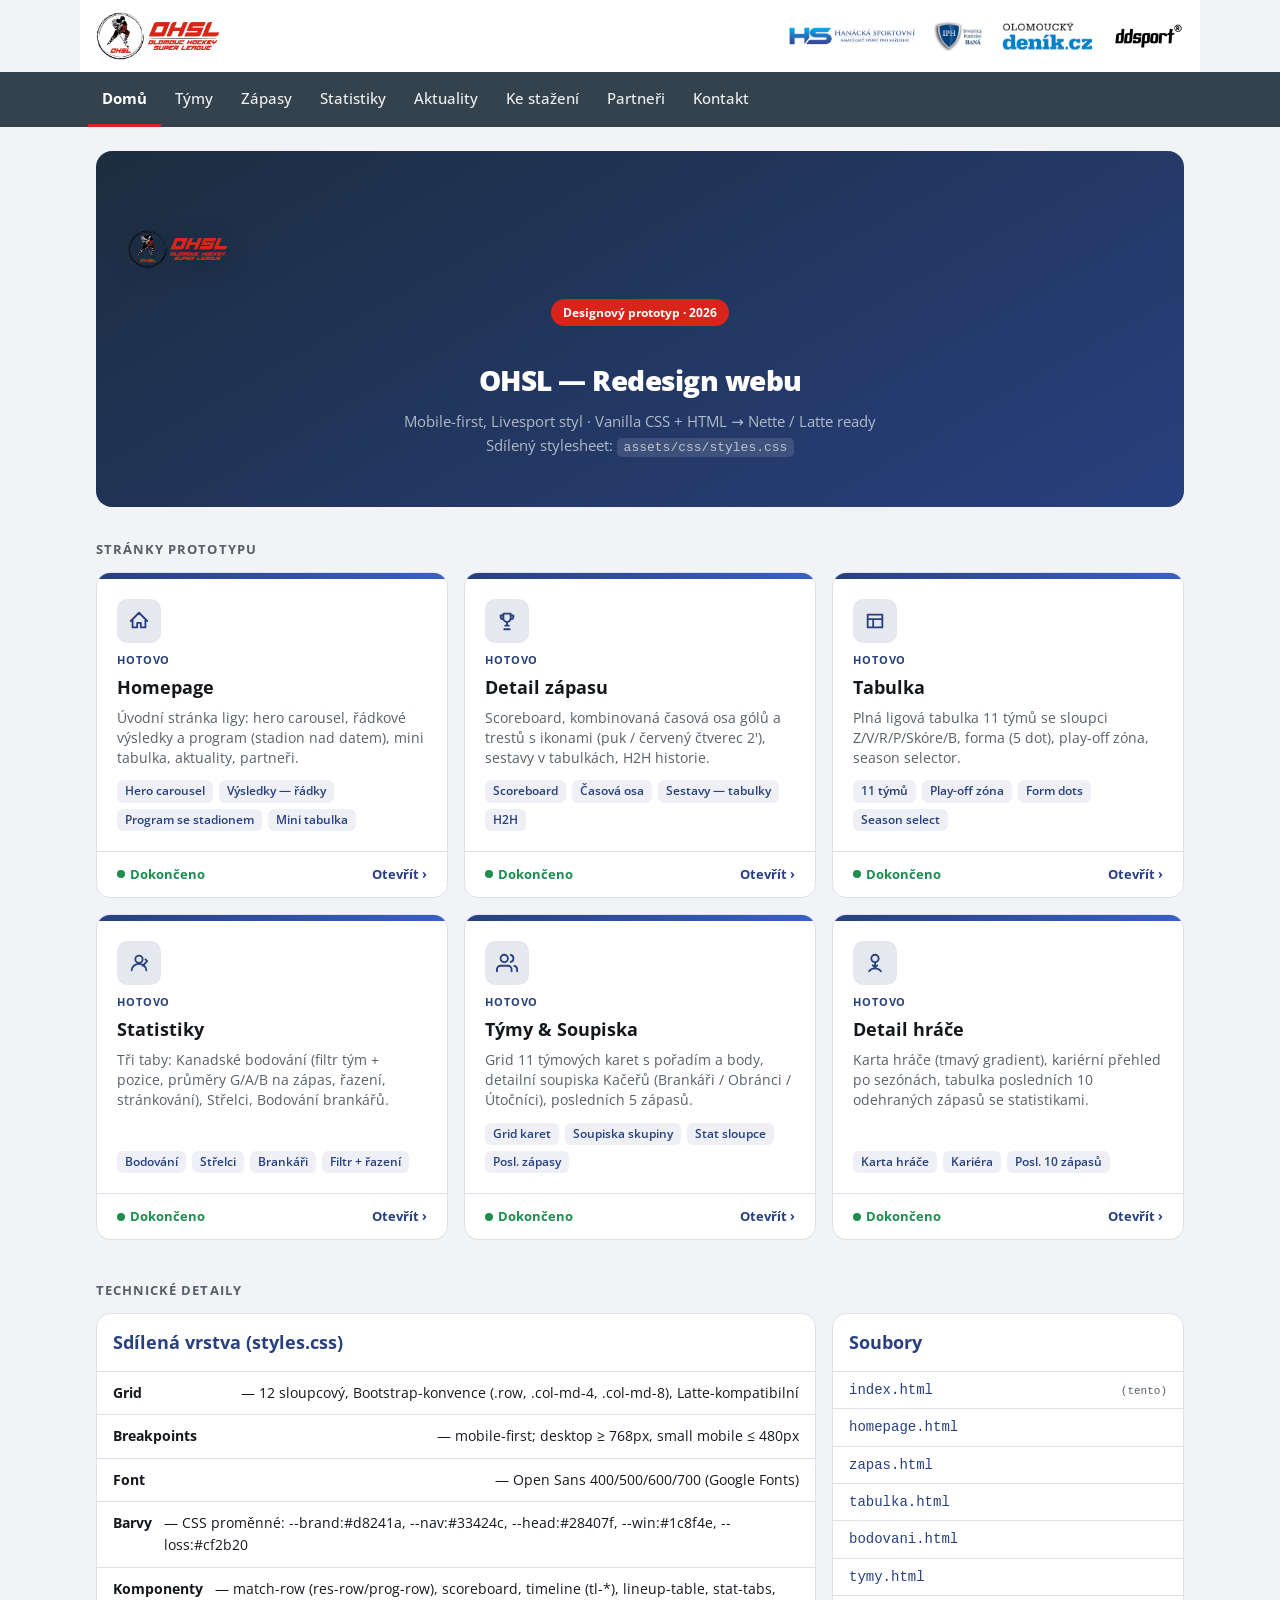
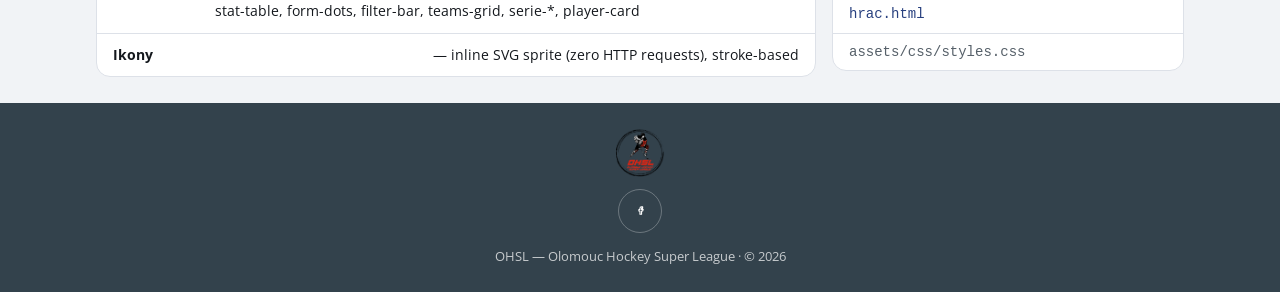
<file: index.html>
<!DOCTYPE html>
<html lang="cs">
<head>
<meta charset="utf-8">
<meta name="viewport" content="width=device-width, initial-scale=1">
<title>Designový prototyp OHSL 2026 — Rozcestník</title>
<link rel="icon" href="assets/img/ohsl-foot.png">
<link rel="preconnect" href="https://fonts.googleapis.com">
<link href="https://fonts.googleapis.com/css2?family=Open+Sans:wght@400;500;600;700&display=swap" rel="stylesheet">
<link rel="stylesheet" href="assets/css/styles.css?v=3">
<style>
  .hub-hero {
    background: linear-gradient(150deg, #1c2d3f 0%, #28407f 100%);
    border-radius: 16px;
    padding: 48px 32px;
    text-align: center;
    margin: 24px 0 32px;
  }
  .hub-hero img { width: 100px; height: 100px; object-fit: contain; filter: drop-shadow(0 4px 12px rgba(0,0,0,.35)); }
  .hub-hero h1 { color: #fff; font-size: 28px; font-weight: 800; margin: 16px 0 6px; letter-spacing: -.5px; }
  .hub-hero p { color: rgba(255,255,255,.65); font-size: 15px; margin: 0; }
  .hub-badge { display: inline-flex; align-items: center; gap: 6px; background: var(--brand); color: #fff; font-size: 12px; font-weight: 700; border-radius: 20px; padding: 4px 12px; margin-bottom: 16px; }
  .hub-grid { display: grid; grid-template-columns: repeat(auto-fill, minmax(280px, 1fr)); gap: 16px; margin-bottom: 40px; }
  .hub-card { display: flex; flex-direction: column; background: var(--s1); border: 1px solid var(--line); border-radius: 14px; overflow: hidden; text-decoration: none; color: var(--tx); transition: box-shadow .15s, transform .15s; }
  .hub-card:hover { box-shadow: 0 6px 24px rgba(0,0,0,.10); transform: translateY(-2px); }
  .hub-card.done .hc-stripe { background: linear-gradient(90deg, #28407f 0%, #3a5fc5 100%); }
  .hub-card.next .hc-stripe { background: var(--s2); }
  .hc-stripe { height: 6px; flex-shrink: 0; }
  .hc-body { padding: 20px; display: flex; flex-direction: column; gap: 8px; flex: 1; }
  .hc-icon { width: 44px; height: 44px; border-radius: 10px; display: grid; place-items: center; flex-shrink: 0; }
  .hub-card.done .hc-icon { background: rgba(40,64,127,.12); }
  .hub-card.next .hc-icon { background: var(--s2); }
  .hc-icon svg { width: 22px; height: 22px; stroke: var(--head); fill: none; stroke-width: 2; stroke-linecap: round; stroke-linejoin: round; }
  .hub-card.next .hc-icon svg { stroke: var(--mu); }
  .hc-label { font-size: 11px; font-weight: 700; letter-spacing: .08em; text-transform: uppercase; color: var(--mu); }
  .hub-card.done .hc-label { color: var(--head); }
  .hc-title { font-size: 18px; font-weight: 700; color: var(--tx); line-height: 1.3; }
  .hc-desc { font-size: 13.5px; color: var(--mu); line-height: 1.5; flex: 1; }
  .hc-features { display: flex; flex-wrap: wrap; gap: 6px; margin-top: 4px; }
  .hc-feat { font-size: 11.5px; font-weight: 600; background: var(--bg); color: var(--mu); border-radius: 6px; padding: 2px 8px; }
  .hub-card.done .hc-feat { background: rgba(40,64,127,.08); color: var(--head); }
  .hc-footer { padding: 12px 20px; border-top: 1px solid var(--line); display: flex; align-items: center; justify-content: space-between; font-size: 13px; }
  .status-done { color: var(--win); font-weight: 700; display: flex; align-items: center; gap: 5px; }
  .status-done::before { content: ''; display: inline-block; width: 8px; height: 8px; border-radius: 50%; background: var(--win); }
  .hc-link { color: var(--head); font-weight: 700; font-size: 13px; }
  .hub-section-title { font-size: 13px; font-weight: 700; letter-spacing: .08em; text-transform: uppercase; color: var(--mu); margin: 0 0 12px; }
  @media (max-width: 759px) {
    .hub-hero { padding: 32px 20px; }
    .hub-hero h1 { font-size: 22px; }
    .hub-grid { grid-template-columns: 1fr; }
  }
</style>
</head>
<body>

<svg width="0" height="0" style="position:absolute" aria-hidden="true">
  <symbol id="i-home"    viewBox="0 0 24 24"><path d="M3 12L12 3l9 9M5 10v9h5v-5h4v5h5v-9"/></symbol>
  <symbol id="i-zapas"  viewBox="0 0 24 24"><path d="M8 4h8v5a4 4 0 0 1-8 0V4z"/><path d="M8 6H5v1a3 3 0 0 0 3 3M16 6h3v1a3 3 0 0 1-3 3M10 17h4M9 21h6M12 13v4"/></symbol>
  <symbol id="i-table"  viewBox="0 0 24 24"><path d="M4 5h16v14H4zM4 10h16M10 10v9"/></symbol>
  <symbol id="i-scoring"viewBox="0 0 24 24"><circle cx="12" cy="8" r="4"/><path d="M4 20c0-4 3.6-7 8-7s8 3 8 7"/><path d="M19 8l2 2-5 5"/></symbol>
  <symbol id="i-team"   viewBox="0 0 24 24"><path d="M17 21v-2a4 4 0 0 0-4-4H5a4 4 0 0 0-4 4v2"/><circle cx="9" cy="7" r="4"/><path d="M23 21v-2a4 4 0 0 0-3-3.87M16 3.13a4 4 0 0 1 0 7.75"/></symbol>
  <symbol id="i-hrac"   viewBox="0 0 24 24"><circle cx="12" cy="7" r="4"/><path d="M5.5 21a8.38 8.38 0 0 1 13 0"/><path d="M12 12v5M9.5 14.5l2.5 2.5 2.5-2.5"/></symbol>
  <symbol id="i-menu"   viewBox="0 0 24 24"><path d="M4 7h16M4 12h16M4 17h16"/></symbol>
  <symbol id="i-facebook" viewBox="0 0 24 24"><path d="M14 8h2V5h-2a3 3 0 0 0-3 3v2H9v3h2v6h3v-6h2l1-3h-3V8a1 1 0 0 1 1-1z"/></symbol>
</svg>

<header class="site-header">
  <a class="brand-logo" href="index.html"><img src="assets/img/ohsl-logo.png" alt="OHSL — Olomouc Hockey Super League"></a>
  <div class="partners-inline">
    <img src="assets/img/partners/hanacka-sportovni.jpg" alt="Hanácká sportovní">
    <img src="assets/img/partners/iph.jpg" alt="IPH">
    <img src="assets/img/partners/olomoucky-denik.png" alt="Olomoucký deník.cz">
    <img src="assets/img/partners/ddsport.jpg" alt="ddsport">
  </div>
</header>

<nav class="mainnav">
  <div class="inner">
    <div class="nav-links" id="navLinks">
      <a href="index.html" class="active">Domů</a>
      <a href="tymy.html">Týmy</a>
      <a href="zapas.html">Zápasy</a>
      <a href="bodovani.html">Statistiky</a>
      <a href="#">Aktuality</a>
      <a href="#">Ke stažení</a>
      <a href="#">Partneři</a>
      <a href="#">Kontakt</a>
    </div>
    <button class="nav-toggle" id="navToggle" aria-label="Otevřít menu" aria-expanded="false">
      <svg class="icon"><use href="#i-menu"></use></svg>
    </button>
  </div>
</nav>

<main class="container">

  <!-- HERO -->
  <div class="hub-hero">
    <img src="assets/img/ohsl-logo.png" alt="OHSL">
    <div class="hub-badge">Designový prototyp · 2026</div>
    <h1>OHSL — Redesign webu</h1>
    <p>Mobile-first, Livesport styl · Vanilla CSS + HTML → Nette / Latte ready<br>Sdílený stylesheet: <code style="background:rgba(255,255,255,.12);padding:2px 7px;border-radius:5px;font-size:13px">assets/css/styles.css</code></p>
  </div>

  <p class="hub-section-title">Stránky prototypu</p>
  <div class="hub-grid">

    <a class="hub-card done" href="homepage.html">
      <div class="hc-stripe"></div>
      <div class="hc-body">
        <div class="hc-icon"><svg><use href="#i-home"></use></svg></div>
        <div class="hc-label">Hotovo</div>
        <div class="hc-title">Homepage</div>
        <div class="hc-desc">Úvodní stránka ligy: hero carousel, řádkové výsledky a program (stadion nad datem), mini tabulka, aktuality, partneři.</div>
        <div class="hc-features">
          <span class="hc-feat">Hero carousel</span>
          <span class="hc-feat">Výsledky — řádky</span>
          <span class="hc-feat">Program se stadionem</span>
          <span class="hc-feat">Mini tabulka</span>
        </div>
      </div>
      <div class="hc-footer"><span class="status-done">Dokončeno</span><span class="hc-link">Otevřít ›</span></div>
    </a>

    <a class="hub-card done" href="zapas.html">
      <div class="hc-stripe"></div>
      <div class="hc-body">
        <div class="hc-icon"><svg><use href="#i-zapas"></use></svg></div>
        <div class="hc-label">Hotovo</div>
        <div class="hc-title">Detail zápasu</div>
        <div class="hc-desc">Scoreboard, kombinovaná časová osa gólů a trestů s ikonami (puk / červený čtverec 2'), sestavy v tabulkách, H2H historie.</div>
        <div class="hc-features">
          <span class="hc-feat">Scoreboard</span>
          <span class="hc-feat">Časová osa</span>
          <span class="hc-feat">Sestavy — tabulky</span>
          <span class="hc-feat">H2H</span>
        </div>
      </div>
      <div class="hc-footer"><span class="status-done">Dokončeno</span><span class="hc-link">Otevřít ›</span></div>
    </a>

    <a class="hub-card done" href="tabulka.html">
      <div class="hc-stripe"></div>
      <div class="hc-body">
        <div class="hc-icon"><svg><use href="#i-table"></use></svg></div>
        <div class="hc-label">Hotovo</div>
        <div class="hc-title">Tabulka</div>
        <div class="hc-desc">Plná ligová tabulka 11 týmů se sloupci Z/V/R/P/Skóre/B, forma (5 dot), play-off zóna, season selector.</div>
        <div class="hc-features">
          <span class="hc-feat">11 týmů</span>
          <span class="hc-feat">Play-off zóna</span>
          <span class="hc-feat">Form dots</span>
          <span class="hc-feat">Season select</span>
        </div>
      </div>
      <div class="hc-footer"><span class="status-done">Dokončeno</span><span class="hc-link">Otevřít ›</span></div>
    </a>

    <a class="hub-card done" href="bodovani.html">
      <div class="hc-stripe"></div>
      <div class="hc-body">
        <div class="hc-icon"><svg><use href="#i-scoring"></use></svg></div>
        <div class="hc-label">Hotovo</div>
        <div class="hc-title">Statistiky</div>
        <div class="hc-desc">Tři taby: Kanadské bodování (filtr tým + pozice, průměry G/A/B na zápas, řazení, stránkování), Střelci, Bodování brankářů.</div>
        <div class="hc-features">
          <span class="hc-feat">Bodování</span>
          <span class="hc-feat">Střelci</span>
          <span class="hc-feat">Brankáři</span>
          <span class="hc-feat">Filtr + řazení</span>
        </div>
      </div>
      <div class="hc-footer"><span class="status-done">Dokončeno</span><span class="hc-link">Otevřít ›</span></div>
    </a>

    <a class="hub-card done" href="tymy.html">
      <div class="hc-stripe"></div>
      <div class="hc-body">
        <div class="hc-icon"><svg><use href="#i-team"></use></svg></div>
        <div class="hc-label">Hotovo</div>
        <div class="hc-title">Týmy &amp; Soupiska</div>
        <div class="hc-desc">Grid 11 týmových karet s pořadím a body, detailní soupiska Kačeřů (Brankáři / Obránci / Útočníci), posledních 5 zápasů.</div>
        <div class="hc-features">
          <span class="hc-feat">Grid karet</span>
          <span class="hc-feat">Soupiska skupiny</span>
          <span class="hc-feat">Stat sloupce</span>
          <span class="hc-feat">Posl. zápasy</span>
        </div>
      </div>
      <div class="hc-footer"><span class="status-done">Dokončeno</span><span class="hc-link">Otevřít ›</span></div>
    </a>

    <a class="hub-card done" href="hrac.html">
      <div class="hc-stripe"></div>
      <div class="hc-body">
        <div class="hc-icon"><svg><use href="#i-hrac"></use></svg></div>
        <div class="hc-label">Hotovo</div>
        <div class="hc-title">Detail hráče</div>
        <div class="hc-desc">Karta hráče (tmavý gradient), kariérní přehled po sezónách, tabulka posledních 10 odehraných zápasů se statistikami.</div>
        <div class="hc-features">
          <span class="hc-feat">Karta hráče</span>
          <span class="hc-feat">Kariéra</span>
          <span class="hc-feat">Posl. 10 zápasů</span>
        </div>
      </div>
      <div class="hc-footer"><span class="status-done">Dokončeno</span><span class="hc-link">Otevřít ›</span></div>
    </a>

  </div>

  <!-- TECHNICKÉ POZNÁMKY -->
  <p class="hub-section-title">Technické detaily</p>
  <div class="row">
    <div class="col-md-8">
      <section class="panel">
        <div class="panel-head"><h2>Sdílená vrstva (styles.css)</h2></div>
        <ul class="info-list" style="list-style:none;margin:0;padding:0">
          <li style="padding:10px 16px;border-bottom:1px solid var(--line)"><strong>Grid</strong> — 12 sloupcový, Bootstrap-konvence (.row, .col-md-4, .col-md-8), Latte-kompatibilní</li>
          <li style="padding:10px 16px;border-bottom:1px solid var(--line)"><strong>Breakpoints</strong> — mobile-first; desktop ≥ 768px, small mobile ≤ 480px</li>
          <li style="padding:10px 16px;border-bottom:1px solid var(--line)"><strong>Font</strong> — Open Sans 400/500/600/700 (Google Fonts)</li>
          <li style="padding:10px 16px;border-bottom:1px solid var(--line)"><strong>Barvy</strong> — CSS proměnné: --brand:#d8241a, --nav:#33424c, --head:#28407f, --win:#1c8f4e, --loss:#cf2b20</li>
          <li style="padding:10px 16px;border-bottom:1px solid var(--line)"><strong>Komponenty</strong> — match-row (res-row/prog-row), scoreboard, timeline (tl-*), lineup-table, stat-tabs, stat-table, form-dots, filter-bar, teams-grid, serie-*, player-card</li>
          <li style="padding:10px 16px"><strong>Ikony</strong> — inline SVG sprite (zero HTTP requests), stroke-based</li>
        </ul>
      </section>
    </div>
    <div class="col-md-4">
      <section class="panel">
        <div class="panel-head"><h2>Soubory</h2></div>
        <ul class="info-list" style="list-style:none;margin:0;padding:0;font-family:monospace;font-size:12.5px">
          <li style="padding:7px 16px;border-bottom:1px solid var(--line);color:var(--head)">index.html <span style="color:var(--mu);font-family:inherit;font-size:11px">(tento)</span></li>
          <li style="padding:7px 16px;border-bottom:1px solid var(--line);color:var(--head)">homepage.html</li>
          <li style="padding:7px 16px;border-bottom:1px solid var(--line);color:var(--head)">zapas.html</li>
          <li style="padding:7px 16px;border-bottom:1px solid var(--line);color:var(--head)">tabulka.html</li>
          <li style="padding:7px 16px;border-bottom:1px solid var(--line);color:var(--head)">bodovani.html</li>
          <li style="padding:7px 16px;border-bottom:1px solid var(--line);color:var(--head)">tymy.html</li>
          <li style="padding:7px 16px;border-bottom:1px solid var(--line);color:var(--head)">hrac.html</li>
          <li style="padding:7px 16px;color:var(--mu)">assets/css/styles.css</li>
        </ul>
      </section>
    </div>
  </div>

</main>

<footer class="site-footer">
  <img src="assets/img/ohsl-foot.png" alt="OHSL">
  <div><a class="social" href="#" aria-label="Facebook"><svg class="icon"><use href="#i-facebook"></use></svg></a></div>
  OHSL — Olomouc Hockey Super League · © 2026
</footer>

<script>
  var t=document.getElementById('navToggle'),l=document.getElementById('navLinks');
  t.addEventListener('click',function(){var o=l.classList.toggle('open');t.setAttribute('aria-expanded',o?'true':'false');});
</script>
</body>
</html>
</file>
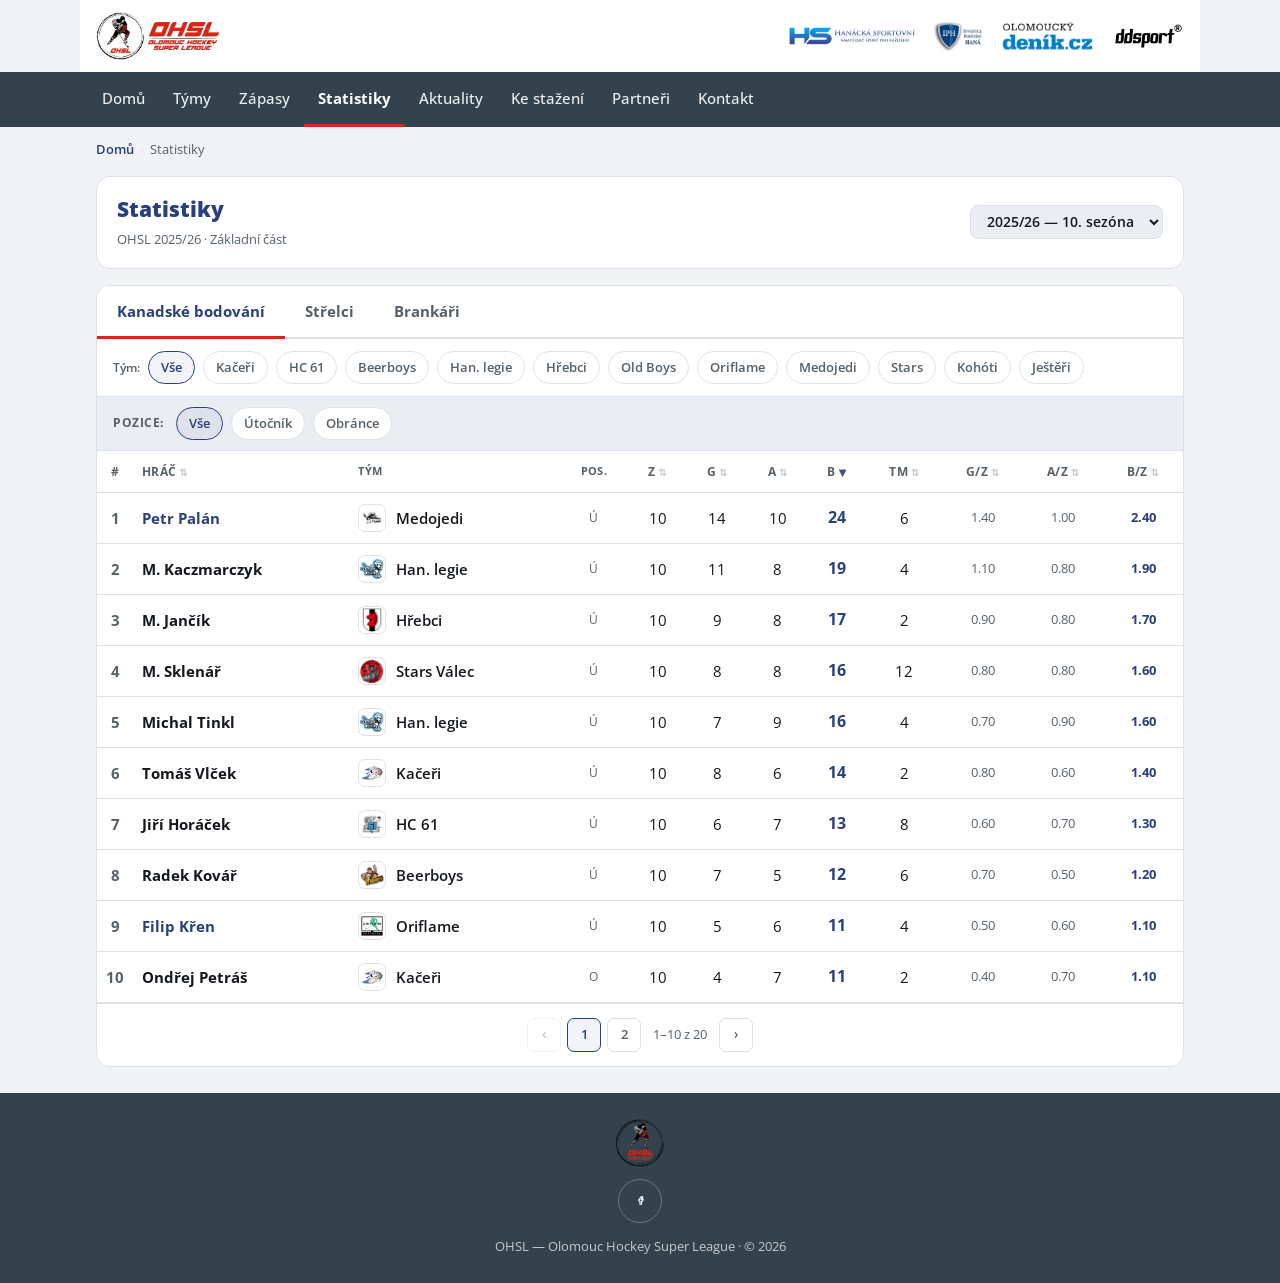
<file: bodovani.html>
<!DOCTYPE html>
<html lang="cs">
<head>
<meta charset="utf-8">
<meta name="viewport" content="width=device-width, initial-scale=1">
<title>Statistiky — OHSL 2025/26</title>
<link rel="icon" href="assets/img/ohsl-foot.png">
<link rel="preconnect" href="https://fonts.googleapis.com">
<link href="https://fonts.googleapis.com/css2?family=Open+Sans:wght@400;500;600;700&display=swap" rel="stylesheet">
<link rel="stylesheet" href="assets/css/styles.css?v=3">
</head>
<body>

<svg width="0" height="0" style="position:absolute" aria-hidden="true">
  <symbol id="i-chevron" viewBox="0 0 24 24"><path d="M9 6l6 6-6 6"/></symbol>
  <symbol id="i-menu"   viewBox="0 0 24 24"><path d="M4 7h16M4 12h16M4 17h16"/></symbol>
  <symbol id="i-facebook" viewBox="0 0 24 24"><path d="M14 8h2V5h-2a3 3 0 0 0-3 3v2H9v3h2v6h3v-6h2l1-3h-3V8a1 1 0 0 1 1-1z"/></symbol>
</svg>

<header class="site-header">
  <a class="brand-logo" href="index.html"><img src="assets/img/ohsl-logo.png" alt="OHSL"></a>
  <div class="partners-inline">
    <img src="assets/img/partners/hanacka-sportovni.jpg" alt="Hanácká sportovní">
    <img src="assets/img/partners/iph.jpg" alt="IPH">
    <img src="assets/img/partners/olomoucky-denik.png" alt="Olomoucký deník.cz">
    <img src="assets/img/partners/ddsport.jpg" alt="ddsport">
  </div>
</header>

<nav class="mainnav">
  <div class="inner">
    <div class="nav-links" id="navLinks">
      <a href="index.html">Domů</a>
      <a href="tymy.html">Týmy</a>
      <a href="zapas.html">Zápasy</a>
      <a href="bodovani.html" class="active">Statistiky</a>
      <a href="#">Aktuality</a>
      <a href="#">Ke stažení</a>
      <a href="#">Partneři</a>
      <a href="#">Kontakt</a>
    </div>
    <button class="nav-toggle" id="navToggle" aria-label="Otevřít menu" aria-expanded="false">
      <svg class="icon"><use href="#i-menu"></use></svg>
    </button>
  </div>
</nav>

<main class="container">

  <nav class="breadcrumb">
    <a href="index.html">Domů</a><span class="sep">›</span>
    <span>Statistiky</span>
  </nav>

  <div class="page-hd">
    <div>
      <h1>Statistiky</h1>
      <span class="sub">OHSL 2025/26 · Základní část</span>
    </div>
    <select class="season-select" onchange="">
      <option selected>2025/26 — 10. sezóna</option>
      <option>2024/25 — 9. sezóna</option>
      <option>2023/24 — 8. sezóna</option>
    </select>
  </div>

  <section class="panel" style="overflow:hidden;margin-top:0">

    <!-- TABY -->
    <div class="stat-tabs" id="statTabs">
      <button class="stat-tab active" data-tab="bodovani">Kanadské bodování</button>
      <button class="stat-tab" data-tab="strelci">Střelci</button>
      <button class="stat-tab" data-tab="brankari">Brankáři</button>
    </div>

    <!-- ===== TAB: KANADSKÉ BODOVÁNÍ ===== -->
    <div class="stat-pane active" id="tab-bodovani">

      <!-- FILTRY TÝMŮ -->
      <div class="filter-bar" id="teamFilter">
        <span class="filter-label">Tým:</span>
        <button class="filter-btn active" data-team="all">Vše</button>
        <button class="filter-btn" data-team="kaceri-litovel">Kačeři</button>
        <button class="filter-btn" data-team="hc-61-olomouc">HC 61</button>
        <button class="filter-btn" data-team="beerboys-prostejov">Beerboys</button>
        <button class="filter-btn" data-team="hanacka-legie">Han. legie</button>
        <button class="filter-btn" data-team="hrebci-skrben">Hřebci</button>
        <button class="filter-btn" data-team="old-boys">Old Boys</button>
        <button class="filter-btn" data-team="oriflame-software">Oriflame</button>
        <button class="filter-btn" data-team="medojedi-chvalkovice">Medojedi</button>
        <button class="filter-btn" data-team="stars-valec">Stars</button>
        <button class="filter-btn" data-team="kohoti-olomouc">Kohóti</button>
        <button class="filter-btn" data-team="jesteri-twin">Ještěři</button>
      </div>

      <!-- FILTR POZICE -->
      <div class="pos-filter" id="posFilter">
        <span class="pos-filter-label">Pozice:</span>
        <button class="filter-btn active" data-pos="all">Vše</button>
        <button class="filter-btn" data-pos="u">Útočník</button>
        <button class="filter-btn" data-pos="o">Obránce</button>
      </div>

      <!-- TABULKA -->
      <div style="overflow-x:auto">
        <table class="stat-table" id="scoringTable">
          <thead>
            <tr>
              <th class="rank">#</th>
              <th class="l" data-sort="name">Hráč</th>
              <th class="l" style="font-size:11px">Tým</th>
              <th style="font-size:11px;color:var(--mu)">Pos.</th>
              <th data-sort="z" title="Odehrané zápasy">Z</th>
              <th data-sort="g" title="Góly">G</th>
              <th data-sort="a" title="Asistence">A</th>
              <th data-sort="b" title="Kanadské body" class="desc">B</th>
              <th data-sort="tm" title="Trestné minuty">TM</th>
              <th data-sort="gz" title="Průměr gólů na zápas">G/Z</th>
              <th data-sort="az" title="Průměr asistencí na zápas">A/Z</th>
              <th data-sort="bz" title="Průměr bodů na zápas">B/Z</th>
            </tr>
          </thead>
          <tbody id="scoringBody">
            <tr data-team="medojedi-chvalkovice" data-pos="u" data-z="10" data-g="14" data-a="10" data-b="24" data-tm="6">
              <td class="rank">1</td>
              <td class="l"><a href="hrac.html" style="color:var(--head);font-weight:700;text-decoration:none">Petr Palán</a></td>
              <td class="l"><span class="team-cell"><span class="tlogo"><img src="assets/img/teams/medojedi-chvalkovice.png" alt=""></span>Medojedi</span></td>
              <td style="font-size:11.5px;color:var(--mu)">Ú</td>
              <td>10</td><td>14</td><td>10</td><td class="pts">24</td><td>6</td>
              <td style="color:var(--mu);font-size:12.5px">1.40</td>
              <td style="color:var(--mu);font-size:12.5px">1.00</td>
              <td style="color:var(--mu);font-size:12.5px;font-weight:700;color:var(--head)">2.40</td>
            </tr>
            <tr data-team="hanacka-legie" data-pos="u" data-z="10" data-g="11" data-a="8" data-b="19" data-tm="4">
              <td class="rank">2</td>
              <td class="l"><strong>M. Kaczmarczyk</strong></td>
              <td class="l"><span class="team-cell"><span class="tlogo"><img src="assets/img/teams/hanacka-legie.png" alt=""></span>Han. legie</span></td>
              <td style="font-size:11.5px;color:var(--mu)">Ú</td>
              <td>10</td><td>11</td><td>8</td><td class="pts">19</td><td>4</td>
              <td style="color:var(--mu);font-size:12.5px">1.10</td>
              <td style="color:var(--mu);font-size:12.5px">0.80</td>
              <td style="color:var(--mu);font-size:12.5px;font-weight:700;color:var(--head)">1.90</td>
            </tr>
            <tr data-team="hrebci-skrben" data-pos="u" data-z="10" data-g="9" data-a="8" data-b="17" data-tm="2">
              <td class="rank">3</td>
              <td class="l"><strong>M. Jančík</strong></td>
              <td class="l"><span class="team-cell"><span class="tlogo"><img src="assets/img/teams/hrebci-skrben.png" alt=""></span>Hřebci</span></td>
              <td style="font-size:11.5px;color:var(--mu)">Ú</td>
              <td>10</td><td>9</td><td>8</td><td class="pts">17</td><td>2</td>
              <td style="color:var(--mu);font-size:12.5px">0.90</td>
              <td style="color:var(--mu);font-size:12.5px">0.80</td>
              <td style="color:var(--mu);font-size:12.5px;font-weight:700;color:var(--head)">1.70</td>
            </tr>
            <tr data-team="stars-valec" data-pos="u" data-z="10" data-g="8" data-a="8" data-b="16" data-tm="12">
              <td class="rank">4</td>
              <td class="l"><strong>M. Sklenář</strong></td>
              <td class="l"><span class="team-cell"><span class="tlogo"><img src="assets/img/teams/stars-valec.png" alt=""></span>Stars Válec</span></td>
              <td style="font-size:11.5px;color:var(--mu)">Ú</td>
              <td>10</td><td>8</td><td>8</td><td class="pts">16</td><td>12</td>
              <td style="color:var(--mu);font-size:12.5px">0.80</td>
              <td style="color:var(--mu);font-size:12.5px">0.80</td>
              <td style="color:var(--mu);font-size:12.5px;font-weight:700;color:var(--head)">1.60</td>
            </tr>
            <tr data-team="hanacka-legie" data-pos="u" data-z="10" data-g="7" data-a="9" data-b="16" data-tm="4">
              <td class="rank">5</td>
              <td class="l"><strong>Michal Tinkl</strong></td>
              <td class="l"><span class="team-cell"><span class="tlogo"><img src="assets/img/teams/hanacka-legie.png" alt=""></span>Han. legie</span></td>
              <td style="font-size:11.5px;color:var(--mu)">Ú</td>
              <td>10</td><td>7</td><td>9</td><td class="pts">16</td><td>4</td>
              <td style="color:var(--mu);font-size:12.5px">0.70</td>
              <td style="color:var(--mu);font-size:12.5px">0.90</td>
              <td style="color:var(--mu);font-size:12.5px;font-weight:700;color:var(--head)">1.60</td>
            </tr>
            <tr data-team="kaceri-litovel" data-pos="u" data-z="10" data-g="8" data-a="6" data-b="14" data-tm="2">
              <td class="rank">6</td>
              <td class="l"><strong>Tomáš Vlček</strong></td>
              <td class="l"><span class="team-cell"><span class="tlogo"><img src="assets/img/teams/kaceri-litovel.png" alt=""></span>Kačeři</span></td>
              <td style="font-size:11.5px;color:var(--mu)">Ú</td>
              <td>10</td><td>8</td><td>6</td><td class="pts">14</td><td>2</td>
              <td style="color:var(--mu);font-size:12.5px">0.80</td>
              <td style="color:var(--mu);font-size:12.5px">0.60</td>
              <td style="color:var(--mu);font-size:12.5px;font-weight:700;color:var(--head)">1.40</td>
            </tr>
            <tr data-team="hc-61-olomouc" data-pos="u" data-z="10" data-g="6" data-a="7" data-b="13" data-tm="8">
              <td class="rank">7</td>
              <td class="l"><strong>Jiří Horáček</strong></td>
              <td class="l"><span class="team-cell"><span class="tlogo"><img src="assets/img/teams/hc-61-olomouc.png" alt=""></span>HC 61</span></td>
              <td style="font-size:11.5px;color:var(--mu)">Ú</td>
              <td>10</td><td>6</td><td>7</td><td class="pts">13</td><td>8</td>
              <td style="color:var(--mu);font-size:12.5px">0.60</td>
              <td style="color:var(--mu);font-size:12.5px">0.70</td>
              <td style="color:var(--mu);font-size:12.5px;font-weight:700;color:var(--head)">1.30</td>
            </tr>
            <tr data-team="beerboys-prostejov" data-pos="u" data-z="10" data-g="7" data-a="5" data-b="12" data-tm="6">
              <td class="rank">8</td>
              <td class="l"><strong>Radek Kovář</strong></td>
              <td class="l"><span class="team-cell"><span class="tlogo"><img src="assets/img/teams/beerboys-prostejov.png" alt=""></span>Beerboys</span></td>
              <td style="font-size:11.5px;color:var(--mu)">Ú</td>
              <td>10</td><td>7</td><td>5</td><td class="pts">12</td><td>6</td>
              <td style="color:var(--mu);font-size:12.5px">0.70</td>
              <td style="color:var(--mu);font-size:12.5px">0.50</td>
              <td style="color:var(--mu);font-size:12.5px;font-weight:700;color:var(--head)">1.20</td>
            </tr>
            <tr data-team="oriflame-software" data-pos="u" data-z="10" data-g="5" data-a="6" data-b="11" data-tm="4">
              <td class="rank">9</td>
              <td class="l"><a href="hrac.html" style="color:var(--head);font-weight:700;text-decoration:none">Filip Křen</a></td>
              <td class="l"><span class="team-cell"><span class="tlogo"><img src="assets/img/teams/oriflame-software.png" alt=""></span>Oriflame</span></td>
              <td style="font-size:11.5px;color:var(--mu)">Ú</td>
              <td>10</td><td>5</td><td>6</td><td class="pts">11</td><td>4</td>
              <td style="color:var(--mu);font-size:12.5px">0.50</td>
              <td style="color:var(--mu);font-size:12.5px">0.60</td>
              <td style="color:var(--mu);font-size:12.5px;font-weight:700;color:var(--head)">1.10</td>
            </tr>
            <tr data-team="kaceri-litovel" data-pos="o" data-z="10" data-g="4" data-a="7" data-b="11" data-tm="2">
              <td class="rank">10</td>
              <td class="l"><strong>Ondřej Petráš</strong></td>
              <td class="l"><span class="team-cell"><span class="tlogo"><img src="assets/img/teams/kaceri-litovel.png" alt=""></span>Kačeři</span></td>
              <td style="font-size:11.5px;color:var(--mu)">O</td>
              <td>10</td><td>4</td><td>7</td><td class="pts">11</td><td>2</td>
              <td style="color:var(--mu);font-size:12.5px">0.40</td>
              <td style="color:var(--mu);font-size:12.5px">0.70</td>
              <td style="color:var(--mu);font-size:12.5px;font-weight:700;color:var(--head)">1.10</td>
            </tr>
            <tr data-team="old-boys" data-pos="u" data-z="10" data-g="5" data-a="5" data-b="10" data-tm="10">
              <td class="rank">11</td>
              <td class="l"><strong>Pavel Řezníček</strong></td>
              <td class="l"><span class="team-cell"><span class="tlogo"><img src="assets/img/teams/old-boys.png" alt=""></span>Old Boys</span></td>
              <td style="font-size:11.5px;color:var(--mu)">Ú</td>
              <td>10</td><td>5</td><td>5</td><td class="pts">10</td><td>10</td>
              <td style="color:var(--mu);font-size:12.5px">0.50</td>
              <td style="color:var(--mu);font-size:12.5px">0.50</td>
              <td style="color:var(--mu);font-size:12.5px;font-weight:700;color:var(--head)">1.00</td>
            </tr>
            <tr data-team="hrebci-skrben" data-pos="o" data-z="10" data-g="4" data-a="6" data-b="10" data-tm="0">
              <td class="rank">12</td>
              <td class="l"><strong>Pavel Nový</strong></td>
              <td class="l"><span class="team-cell"><span class="tlogo"><img src="assets/img/teams/hrebci-skrben.png" alt=""></span>Hřebci</span></td>
              <td style="font-size:11.5px;color:var(--mu)">O</td>
              <td>10</td><td>4</td><td>6</td><td class="pts">10</td><td>0</td>
              <td style="color:var(--mu);font-size:12.5px">0.40</td>
              <td style="color:var(--mu);font-size:12.5px">0.60</td>
              <td style="color:var(--mu);font-size:12.5px;font-weight:700;color:var(--head)">1.00</td>
            </tr>
            <tr data-team="hanacka-legie" data-pos="u" data-z="10" data-g="3" data-a="6" data-b="9" data-tm="4">
              <td class="rank">13</td>
              <td class="l"><strong>Petr Srnec</strong></td>
              <td class="l"><span class="team-cell"><span class="tlogo"><img src="assets/img/teams/hanacka-legie.png" alt=""></span>Han. legie</span></td>
              <td style="font-size:11.5px;color:var(--mu)">Ú</td>
              <td>10</td><td>3</td><td>6</td><td class="pts">9</td><td>4</td>
              <td style="color:var(--mu);font-size:12.5px">0.30</td>
              <td style="color:var(--mu);font-size:12.5px">0.60</td>
              <td style="color:var(--mu);font-size:12.5px;font-weight:700;color:var(--head)">0.90</td>
            </tr>
            <tr data-team="beerboys-prostejov" data-pos="u" data-z="10" data-g="4" data-a="4" data-b="8" data-tm="14">
              <td class="rank">14</td>
              <td class="l"><strong>Martin Čermák</strong></td>
              <td class="l"><span class="team-cell"><span class="tlogo"><img src="assets/img/teams/beerboys-prostejov.png" alt=""></span>Beerboys</span></td>
              <td style="font-size:11.5px;color:var(--mu)">Ú</td>
              <td>10</td><td>4</td><td>4</td><td class="pts">8</td><td>14</td>
              <td style="color:var(--mu);font-size:12.5px">0.40</td>
              <td style="color:var(--mu);font-size:12.5px">0.40</td>
              <td style="color:var(--mu);font-size:12.5px;font-weight:700;color:var(--head)">0.80</td>
            </tr>
            <tr data-team="hc-61-olomouc" data-pos="o" data-z="10" data-g="3" data-a="5" data-b="8" data-tm="2">
              <td class="rank">15</td>
              <td class="l"><strong>Lukáš Hampl</strong></td>
              <td class="l"><span class="team-cell"><span class="tlogo"><img src="assets/img/teams/hc-61-olomouc.png" alt=""></span>HC 61</span></td>
              <td style="font-size:11.5px;color:var(--mu)">O</td>
              <td>10</td><td>3</td><td>5</td><td class="pts">8</td><td>2</td>
              <td style="color:var(--mu);font-size:12.5px">0.30</td>
              <td style="color:var(--mu);font-size:12.5px">0.50</td>
              <td style="color:var(--mu);font-size:12.5px;font-weight:700;color:var(--head)">0.80</td>
            </tr>
            <tr data-team="oriflame-software" data-pos="o" data-z="10" data-g="3" data-a="5" data-b="8" data-tm="2">
              <td class="rank">16</td>
              <td class="l"><strong>Tomáš Blaha</strong></td>
              <td class="l"><span class="team-cell"><span class="tlogo"><img src="assets/img/teams/oriflame-software.png" alt=""></span>Oriflame</span></td>
              <td style="font-size:11.5px;color:var(--mu)">O</td>
              <td>10</td><td>3</td><td>5</td><td class="pts">8</td><td>2</td>
              <td style="color:var(--mu);font-size:12.5px">0.30</td>
              <td style="color:var(--mu);font-size:12.5px">0.50</td>
              <td style="color:var(--mu);font-size:12.5px;font-weight:700;color:var(--head)">0.80</td>
            </tr>
            <tr data-team="medojedi-chvalkovice" data-pos="u" data-z="10" data-g="2" data-a="5" data-b="7" data-tm="6">
              <td class="rank">17</td>
              <td class="l"><strong>Jakub Fiala</strong></td>
              <td class="l"><span class="team-cell"><span class="tlogo"><img src="assets/img/teams/medojedi-chvalkovice.png" alt=""></span>Medojedi</span></td>
              <td style="font-size:11.5px;color:var(--mu)">Ú</td>
              <td>10</td><td>2</td><td>5</td><td class="pts">7</td><td>6</td>
              <td style="color:var(--mu);font-size:12.5px">0.20</td>
              <td style="color:var(--mu);font-size:12.5px">0.50</td>
              <td style="color:var(--mu);font-size:12.5px;font-weight:700;color:var(--head)">0.70</td>
            </tr>
            <tr data-team="stars-valec" data-pos="u" data-z="10" data-g="3" data-a="3" data-b="6" data-tm="4">
              <td class="rank">18</td>
              <td class="l"><strong>Ondřej Holek</strong></td>
              <td class="l"><span class="team-cell"><span class="tlogo"><img src="assets/img/teams/stars-valec.png" alt=""></span>Stars Válec</span></td>
              <td style="font-size:11.5px;color:var(--mu)">Ú</td>
              <td>10</td><td>3</td><td>3</td><td class="pts">6</td><td>4</td>
              <td style="color:var(--mu);font-size:12.5px">0.30</td>
              <td style="color:var(--mu);font-size:12.5px">0.30</td>
              <td style="color:var(--mu);font-size:12.5px;font-weight:700;color:var(--head)">0.60</td>
            </tr>
            <tr data-team="old-boys" data-pos="o" data-z="10" data-g="2" data-a="4" data-b="6" data-tm="8">
              <td class="rank">19</td>
              <td class="l"><strong>Miroslav Šindler</strong></td>
              <td class="l"><span class="team-cell"><span class="tlogo"><img src="assets/img/teams/old-boys.png" alt=""></span>Old Boys</span></td>
              <td style="font-size:11.5px;color:var(--mu)">O</td>
              <td>10</td><td>2</td><td>4</td><td class="pts">6</td><td>8</td>
              <td style="color:var(--mu);font-size:12.5px">0.20</td>
              <td style="color:var(--mu);font-size:12.5px">0.40</td>
              <td style="color:var(--mu);font-size:12.5px;font-weight:700;color:var(--head)">0.60</td>
            </tr>
            <tr data-team="kaceri-litovel" data-pos="u" data-z="10" data-g="2" data-a="3" data-b="5" data-tm="0">
              <td class="rank">20</td>
              <td class="l"><strong>Pavel Hrubý</strong></td>
              <td class="l"><span class="team-cell"><span class="tlogo"><img src="assets/img/teams/kaceri-litovel.png" alt=""></span>Kačeři</span></td>
              <td style="font-size:11.5px;color:var(--mu)">Ú</td>
              <td>10</td><td>2</td><td>3</td><td class="pts">5</td><td>0</td>
              <td style="color:var(--mu);font-size:12.5px">0.20</td>
              <td style="color:var(--mu);font-size:12.5px">0.30</td>
              <td style="color:var(--mu);font-size:12.5px;font-weight:700;color:var(--head)">0.50</td>
            </tr>
          </tbody>
        </table>
      </div>

      <!-- STRÁNKOVÁNÍ -->
      <div class="pagination" id="pagination">
        <button class="pg-btn" id="pgPrev" disabled>‹</button>
        <button class="pg-btn active" data-page="1">1</button>
        <button class="pg-btn" data-page="2">2</button>
        <span class="pg-info" id="pgInfo">1–10 z 20</span>
        <button class="pg-btn" id="pgNext">›</button>
      </div>
    </div>

    <!-- ===== TAB: STŘELCI ===== -->
    <div class="stat-pane" id="tab-strelci">
      <div style="overflow-x:auto">
        <table class="stat-table">
          <thead>
            <tr>
              <th class="rank">#</th>
              <th class="l" data-sort="sname">Hráč</th>
              <th class="l" style="font-size:11px">Tým</th>
              <th data-sort="sg" title="Góly" class="desc">G</th>
              <th data-sort="sz" title="Odehrané zápasy">Z</th>
              <th data-sort="sgz" title="Průměr gólů na zápas">G/Z</th>
            </tr>
          </thead>
          <tbody>
            <tr><td class="rank">1</td><td class="l"><strong>Martin Kaczmarczyk</strong></td><td class="l"><span class="team-cell"><span class="tlogo"><img src="assets/img/teams/hanacka-legie.png" alt=""></span>Han. legie</span></td><td class="pts">19</td><td>10</td><td style="color:var(--mu);font-size:12.5px">1.90</td></tr>
            <tr><td class="rank">2</td><td class="l"><strong>Petr Palán</strong></td><td class="l"><span class="team-cell"><span class="tlogo"><img src="assets/img/teams/medojedi-chvalkovice.png" alt=""></span>Medojedi</span></td><td class="pts">17</td><td>10</td><td style="color:var(--mu);font-size:12.5px">1.70</td></tr>
            <tr><td class="rank">3</td><td class="l"><strong>Š. Karafiát</strong></td><td class="l"><span class="team-cell"><span class="tlogo"><img src="assets/img/teams/beerboys-prostejov.png" alt=""></span>Beerboys</span></td><td class="pts">15</td><td>10</td><td style="color:var(--mu);font-size:12.5px">1.50</td></tr>
            <tr><td class="rank">4</td><td class="l"><a href="hrac.html" style="color:var(--head);font-weight:700;text-decoration:none">Filip Křen</a></td><td class="l"><span class="team-cell"><span class="tlogo"><img src="assets/img/teams/oriflame-software.png" alt=""></span>Oriflame</span></td><td class="pts">15</td><td>10</td><td style="color:var(--mu);font-size:12.5px">1.50</td></tr>
            <tr><td class="rank">5</td><td class="l"><strong>Michal Sklenář</strong></td><td class="l"><span class="team-cell"><span class="tlogo"><img src="assets/img/teams/medojedi-chvalkovice.png" alt=""></span>Medojedi</span></td><td class="pts">14</td><td>10</td><td style="color:var(--mu);font-size:12.5px">1.40</td></tr>
            <tr><td class="rank">6</td><td class="l"><strong>Petr Srnec</strong></td><td class="l"><span class="team-cell"><span class="tlogo"><img src="assets/img/teams/hanacka-legie.png" alt=""></span>Han. legie</span></td><td class="pts">14</td><td>10</td><td style="color:var(--mu);font-size:12.5px">1.40</td></tr>
            <tr><td class="rank">7</td><td class="l"><strong>Martin Jančík</strong></td><td class="l"><span class="team-cell"><span class="tlogo"><img src="assets/img/teams/hrebci-skrben.png" alt=""></span>Hřebci</span></td><td class="pts">14</td><td>10</td><td style="color:var(--mu);font-size:12.5px">1.40</td></tr>
            <tr><td class="rank">8</td><td class="l"><strong>M. Hubička</strong></td><td class="l"><span class="team-cell"><span class="tlogo"><img src="assets/img/teams/kaceri-litovel.png" alt=""></span>Kačeři</span></td><td class="pts">14</td><td>10</td><td style="color:var(--mu);font-size:12.5px">1.40</td></tr>
            <tr><td class="rank">9</td><td class="l"><strong>Erik Štangler</strong></td><td class="l"><span class="team-cell"><span class="tlogo"><img src="assets/img/teams/oriflame-software.png" alt=""></span>Oriflame</span></td><td class="pts">14</td><td>10</td><td style="color:var(--mu);font-size:12.5px">1.40</td></tr>
            <tr><td class="rank">10</td><td class="l"><strong>J. Valouch</strong></td><td class="l"><span class="team-cell"><span class="tlogo"><img src="assets/img/teams/stars-valec.png" alt=""></span>Stars Válec</span></td><td class="pts">13</td><td>10</td><td style="color:var(--mu);font-size:12.5px">1.30</td></tr>
            <tr><td class="rank">11</td><td class="l"><strong>Jiří Hloušek</strong></td><td class="l"><span class="team-cell"><span class="tlogo"><img src="assets/img/teams/beerboys-prostejov.png" alt=""></span>Beerboys</span></td><td class="pts">13</td><td>10</td><td style="color:var(--mu);font-size:12.5px">1.30</td></tr>
            <tr><td class="rank">12</td><td class="l"><strong>Michal Tinkl</strong></td><td class="l"><span class="team-cell"><span class="tlogo"><img src="assets/img/teams/hanacka-legie.png" alt=""></span>Han. legie</span></td><td class="pts">13</td><td>10</td><td style="color:var(--mu);font-size:12.5px">1.30</td></tr>
            <tr><td class="rank">13</td><td class="l"><strong>Filip Siegel</strong></td><td class="l"><span class="team-cell"><span class="tlogo"><img src="assets/img/teams/jesteri-twin.png" alt=""></span>Ještěři</span></td><td class="pts">13</td><td>10</td><td style="color:var(--mu);font-size:12.5px">1.30</td></tr>
            <tr><td class="rank">14</td><td class="l"><strong>R. Světlík</strong></td><td class="l"><span class="team-cell"><span class="tlogo"><img src="assets/img/teams/hc-61-olomouc.png" alt=""></span>HC 61</span></td><td class="pts">12</td><td>10</td><td style="color:var(--mu);font-size:12.5px">1.20</td></tr>
            <tr><td class="rank">15</td><td class="l"><strong>Robert Pryč</strong></td><td class="l"><span class="team-cell"><span class="tlogo"><img src="assets/img/teams/jesteri-twin.png" alt=""></span>Ještěři</span></td><td class="pts">12</td><td>10</td><td style="color:var(--mu);font-size:12.5px">1.20</td></tr>
            <tr><td class="rank">16</td><td class="l"><strong>L. Dokoupil</strong></td><td class="l"><span class="team-cell"><span class="tlogo"><img src="assets/img/teams/stars-valec.png" alt=""></span>Stars Válec</span></td><td class="pts">11</td><td>10</td><td style="color:var(--mu);font-size:12.5px">1.10</td></tr>
            <tr><td class="rank">17</td><td class="l"><strong>F. Koryťák</strong></td><td class="l"><span class="team-cell"><span class="tlogo"><img src="assets/img/teams/medojedi-chvalkovice.png" alt=""></span>Medojedi</span></td><td class="pts">11</td><td>10</td><td style="color:var(--mu);font-size:12.5px">1.10</td></tr>
            <tr><td class="rank">18</td><td class="l"><strong>T. Karásek</strong></td><td class="l"><span class="team-cell"><span class="tlogo"><img src="assets/img/teams/oriflame-software.png" alt=""></span>Oriflame</span></td><td class="pts">10</td><td>10</td><td style="color:var(--mu);font-size:12.5px">1.00</td></tr>
            <tr><td class="rank">19</td><td class="l"><strong>A. Pustějovský</strong></td><td class="l"><span class="team-cell"><span class="tlogo"><img src="assets/img/teams/hc-61-olomouc.png" alt=""></span>HC 61</span></td><td class="pts">10</td><td>10</td><td style="color:var(--mu);font-size:12.5px">1.00</td></tr>
            <tr><td class="rank">20</td><td class="l"><strong>Lukáš Ballák</strong></td><td class="l"><span class="team-cell"><span class="tlogo"><img src="assets/img/teams/kaceri-litovel.png" alt=""></span>Kačeři</span></td><td class="pts">10</td><td>10</td><td style="color:var(--mu);font-size:12.5px">1.00</td></tr>
          </tbody>
        </table>
      </div>
    </div>

    <!-- ===== TAB: BRANKÁŘI ===== -->
    <div class="stat-pane" id="tab-brankari">
      <div style="overflow-x:auto">
        <table class="stat-table">
          <thead>
            <tr>
              <th class="rank">#</th>
              <th class="l" data-sort="bname">Hráč</th>
              <th class="l" style="font-size:11px">Tým</th>
              <th data-sort="bz" title="Odehrané zápasy">Z</th>
              <th data-sort="bv" title="Výhry">V</th>
              <th data-sort="bp" title="Prohry">P</th>
              <th data-sort="bog" title="Obdržené góly">OG</th>
              <th data-sort="bprumer" title="Průměr obdržených gólů" class="asc">Průměr</th>
              <th data-sort="bnula" title="Čistá konta">Nula</th>
            </tr>
          </thead>
          <tbody>
            <tr><td class="rank">1</td><td class="l"><strong>Michal Černý</strong></td><td class="l"><span class="team-cell"><span class="tlogo"><img src="assets/img/teams/beerboys-prostejov.png" alt=""></span>Beerboys</span></td><td>2</td><td>2</td><td>0</td><td>2</td><td class="pts" style="color:var(--win)">1.00</td><td>1</td></tr>
            <tr><td class="rank">2</td><td class="l"><strong>Michael Vařeka</strong></td><td class="l"><span class="team-cell"><span class="tlogo"><img src="assets/img/teams/beerboys-prostejov.png" alt=""></span>Beerboys</span></td><td>4</td><td>8</td><td>2</td><td>21</td><td class="pts" style="color:var(--win)">1.80</td><td>0</td></tr>
            <tr><td class="rank">3</td><td class="l"><strong>Martin Grepl</strong></td><td class="l"><span class="team-cell"><span class="tlogo"><img src="assets/img/teams/beerboys-prostejov.png" alt=""></span>Beerboys</span></td><td>4</td><td>2</td><td>2</td><td>11</td><td class="pts" style="color:var(--win)">1.83</td><td>0</td></tr>
            <tr><td class="rank">4</td><td class="l"><strong>Petr Přikryl</strong></td><td class="l"><span class="team-cell"><span class="tlogo"><img src="assets/img/teams/hc-61-olomouc.png" alt=""></span>HC 61</span></td><td>5</td><td>7</td><td>3</td><td>33</td><td class="pts">2.10</td><td>0</td></tr>
            <tr><td class="rank">5</td><td class="l"><strong>Martin Glouzar</strong></td><td class="l"><span class="team-cell"><span class="tlogo"><img src="assets/img/teams/kaceri-litovel.png" alt=""></span>Kačeři</span></td><td>1</td><td>1</td><td>0</td><td>2</td><td class="pts">2.00</td><td>0</td></tr>
            <tr><td class="rank">6</td><td class="l"><strong>Jiří Krňávek</strong></td><td class="l"><span class="team-cell"><span class="tlogo"><img src="assets/img/teams/kaceri-litovel.png" alt=""></span>Kačeři</span></td><td>4</td><td>9</td><td>0</td><td>24</td><td class="pts">2.67</td><td>1</td></tr>
            <tr><td class="rank">7</td><td class="l"><strong>Tomáš Blažek</strong></td><td class="l"><span class="team-cell"><span class="tlogo"><img src="assets/img/teams/hanacka-legie.png" alt=""></span>Han. legie</span></td><td>7</td><td>5</td><td>5</td><td>57</td><td class="pts">2.90</td><td>0</td></tr>
            <tr><td class="rank">8</td><td class="l"><strong>Marek Dostál</strong></td><td class="l"><span class="team-cell"><span class="tlogo"><img src="assets/img/teams/kaceri-litovel.png" alt=""></span>Kačeři</span></td><td>10</td><td>10</td><td>0</td><td>21</td><td class="pts">2.10</td><td>2</td></tr>
            <tr><td class="rank">9</td><td class="l"><strong>Radek Pospíšil</strong></td><td class="l"><span class="team-cell"><span class="tlogo"><img src="assets/img/teams/hanacka-legie.png" alt=""></span>Han. legie</span></td><td>4</td><td>3</td><td>4</td><td>19</td><td class="pts">3.17</td><td>0</td></tr>
            <tr><td class="rank">10</td><td class="l"><strong>T. Slepička</strong></td><td class="l"><span class="team-cell"><span class="tlogo"><img src="assets/img/teams/kohoti-olomouc.png" alt=""></span>Kohóti</span></td><td>7</td><td>1</td><td>9</td><td>74</td><td class="pts" style="color:var(--loss)">8.22</td><td>0</td></tr>
          </tbody>
        </table>
      </div>
    </div>

  </section>

</main>

<footer class="site-footer">
  <img src="assets/img/ohsl-foot.png" alt="OHSL">
  <div><a class="social" href="#" aria-label="Facebook"><svg class="icon"><use href="#i-facebook"></use></svg></a></div>
  OHSL — Olomouc Hockey Super League · © 2026
</footer>

<script>
/* ---- Nav toggle ---- */
var t=document.getElementById('navToggle'),l=document.getElementById('navLinks');
t.addEventListener('click',function(){var o=l.classList.toggle('open');t.setAttribute('aria-expanded',o?'true':'false');});

/* ---- Stat taby ---- */
document.querySelectorAll('.stat-tab').forEach(function(btn){
  btn.addEventListener('click',function(){
    document.querySelectorAll('.stat-tab').forEach(function(b){b.classList.remove('active');});
    document.querySelectorAll('.stat-pane').forEach(function(p){p.classList.remove('active');});
    btn.classList.add('active');
    document.getElementById('tab-'+btn.dataset.tab).classList.add('active');
  });
});

/* ---- Filtr tým + pozice (kanadské bodování) ---- */
var activeTeam='all', activePos='all';
var PAGE_SIZE=10, currentPage=1;
var allRows=Array.from(document.querySelectorAll('#scoringBody tr'));

function applyFilters(){
  var visible=allRows.filter(function(r){
    var tOk=(activeTeam==='all'||r.dataset.team===activeTeam);
    var pOk=(activePos==='all'||r.dataset.pos===activePos);
    return tOk&&pOk;
  });
  var total=visible.length;
  var start=(currentPage-1)*PAGE_SIZE;
  var end=Math.min(start+PAGE_SIZE,total);
  allRows.forEach(function(r){r.style.display='none';});
  visible.slice(start,end).forEach(function(r,i){r.style.display='';r.querySelector('.rank').textContent=start+i+1;});
  // stránkování info
  document.getElementById('pgInfo').textContent=(start+1)+'–'+end+' z '+total;
  document.getElementById('pgPrev').disabled=(currentPage===1);
  document.getElementById('pgNext').disabled=(end>=total);
  // čísla stránek
  var pages=Math.ceil(total/PAGE_SIZE)||1;
  document.querySelectorAll('.pg-btn[data-page]').forEach(function(b){
    var p=parseInt(b.dataset.page);
    b.classList.toggle('active',p===currentPage);
    b.style.display=(p<=pages)?'':'none';
  });
}

document.querySelectorAll('#teamFilter .filter-btn').forEach(function(btn){
  btn.addEventListener('click',function(){
    document.querySelectorAll('#teamFilter .filter-btn').forEach(function(b){b.classList.remove('active');});
    btn.classList.add('active');
    activeTeam=btn.dataset.team;
    currentPage=1;
    applyFilters();
  });
});
document.querySelectorAll('#posFilter .filter-btn').forEach(function(btn){
  btn.addEventListener('click',function(){
    document.querySelectorAll('#posFilter .filter-btn').forEach(function(b){b.classList.remove('active');});
    btn.classList.add('active');
    activePos=btn.dataset.pos;
    currentPage=1;
    applyFilters();
  });
});
document.getElementById('pgPrev').addEventListener('click',function(){if(currentPage>1){currentPage--;applyFilters();}});
document.getElementById('pgNext').addEventListener('click',function(){currentPage++;applyFilters();});
document.querySelectorAll('.pg-btn[data-page]').forEach(function(btn){
  btn.addEventListener('click',function(){currentPage=parseInt(btn.dataset.page);applyFilters();});
});

/* ---- Řazení (sorting) ---- */
var sortDir={};
document.querySelectorAll('th[data-sort]').forEach(function(th){
  th.addEventListener('click',function(){
    var col=th.dataset.sort;
    var table=th.closest('table');
    var tbody=table.querySelector('tbody');
    var rows=Array.from(tbody.querySelectorAll('tr'));
    var asc=sortDir[col]!==true;
    sortDir[col]=asc;
    // Vizuální indikátor
    table.querySelectorAll('th[data-sort]').forEach(function(x){x.classList.remove('asc','desc');});
    th.classList.add(asc?'asc':'desc');
    var colIdx=Array.from(th.parentNode.children).indexOf(th);
    rows.sort(function(a,b){
      var va=a.cells[colIdx]?a.cells[colIdx].textContent.trim():'';
      var vb=b.cells[colIdx]?b.cells[colIdx].textContent.trim():'';
      var na=parseFloat(va),nb=parseFloat(vb);
      if(!isNaN(na)&&!isNaN(nb))return asc?na-nb:nb-na;
      return asc?va.localeCompare(vb,'cs'):vb.localeCompare(va,'cs');
    });
    rows.forEach(function(r){tbody.appendChild(r);});
    // Po seřazení obnovit čísla řádků
    rows.forEach(function(r,i){var rk=r.querySelector('.rank');if(rk)rk.textContent=i+1;});
  });
});

applyFilters();
</script>
</body>
</html>
</file>
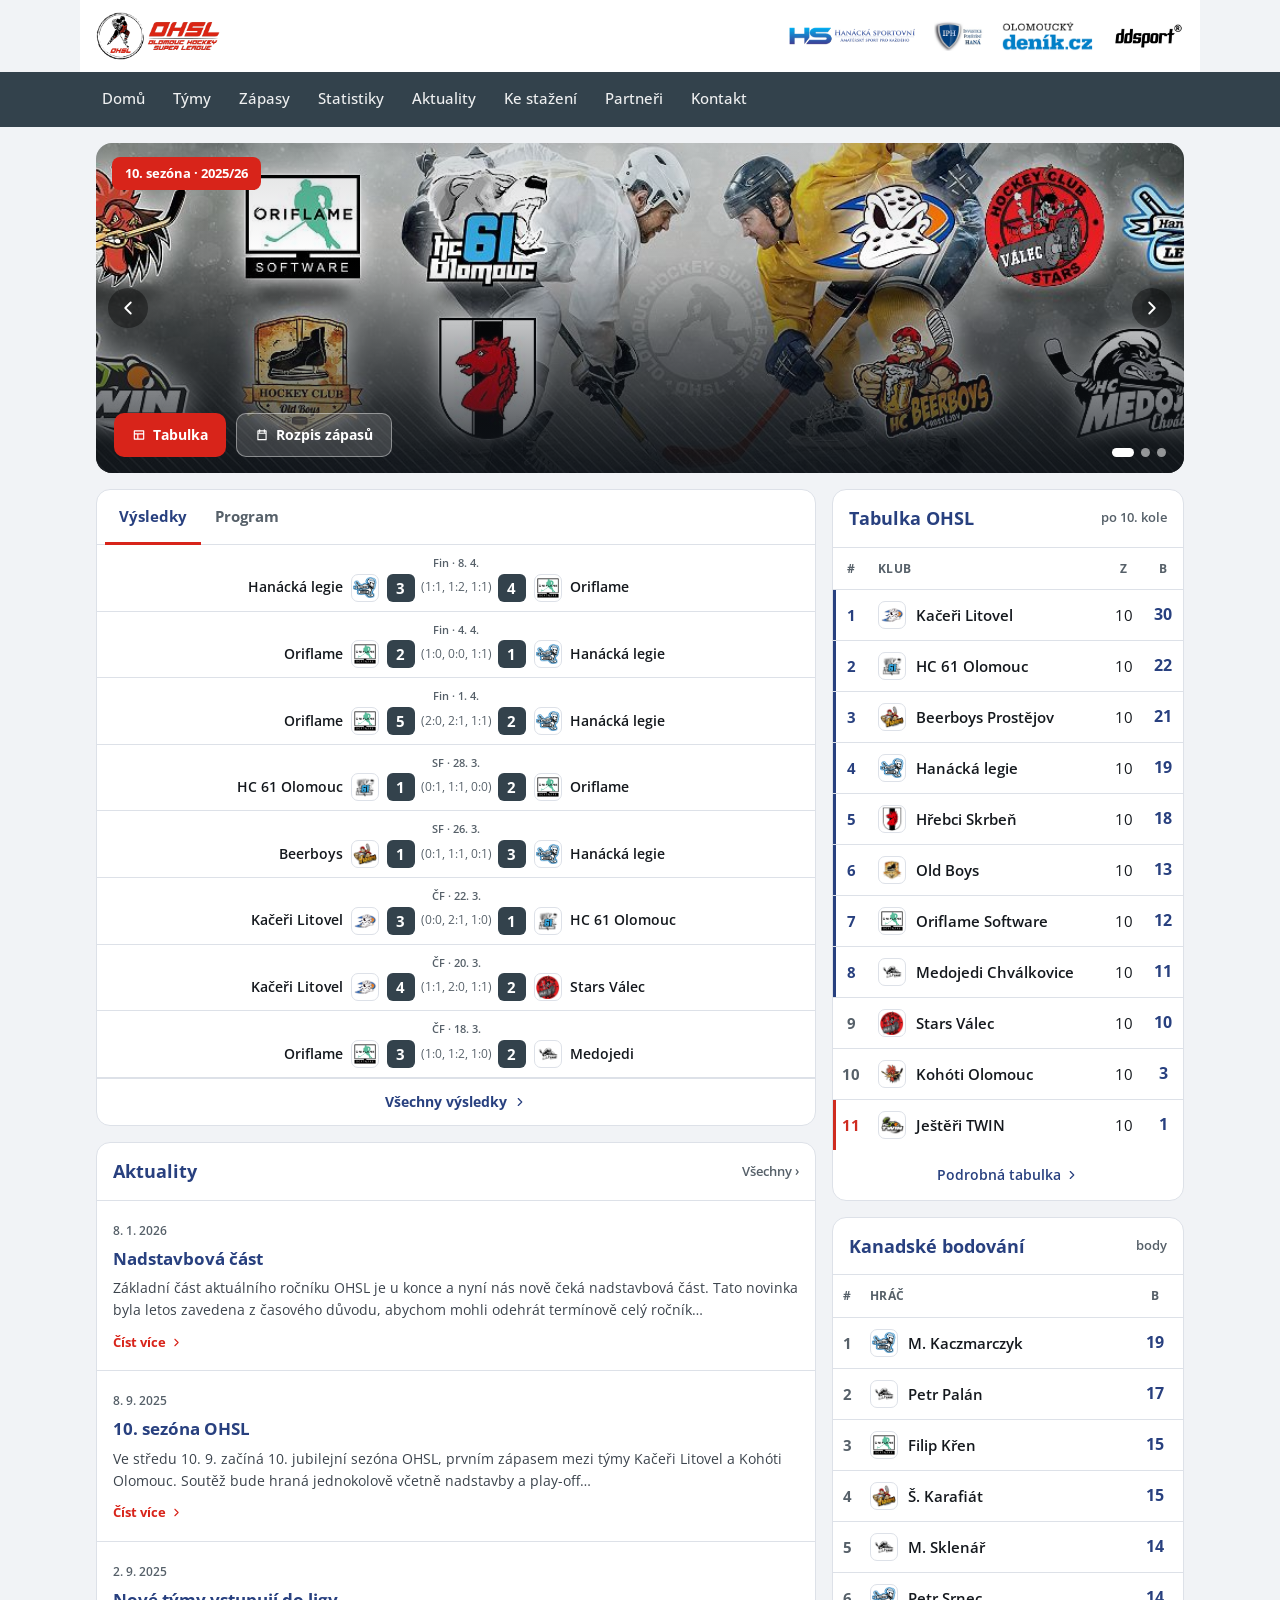
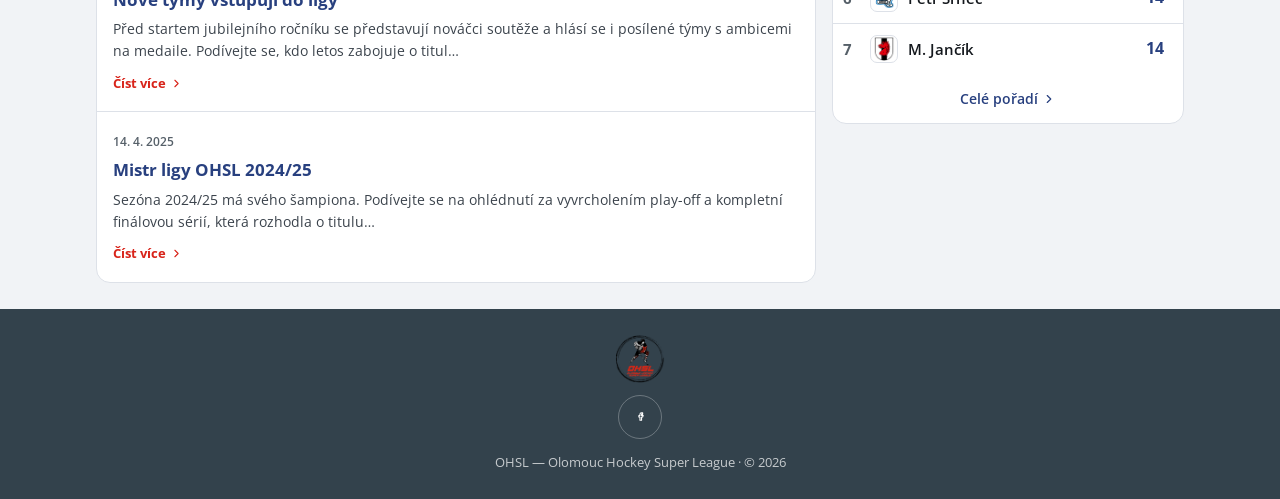
<file: homepage.html>
<!DOCTYPE html>
<html lang="cs">
<head>
<meta charset="utf-8">
<meta name="viewport" content="width=device-width, initial-scale=1">
<title>OHSL — Olomouc Hockey Super League</title>
<meta name="description" content="Oficiální web amatérské hokejové ligy OHSL v Olomouci. Výsledky, tabulka, kanadské bodování, soupisky týmů a aktuality.">
<link rel="icon" href="assets/img/ohsl-foot.png">
<link rel="preconnect" href="https://fonts.googleapis.com">
<link href="https://fonts.googleapis.com/css2?family=Open+Sans:wght@400;500;600;700&display=swap" rel="stylesheet">
<link rel="stylesheet" href="assets/css/styles.css?v=3">
</head>
<body>

<svg width="0" height="0" style="position:absolute" aria-hidden="true">
  <symbol id="i-chevron" viewBox="0 0 24 24"><path d="M9 6l6 6-6 6"/></symbol>
  <symbol id="i-clock" viewBox="0 0 24 24"><circle cx="12" cy="12" r="9"/><path d="M12 7v5l3 2"/></symbol>
  <symbol id="i-pin" viewBox="0 0 24 24"><path d="M12 21s7-5.2 7-11a7 7 0 1 0-14 0c0 5.8 7 11 7 11z"/><circle cx="12" cy="10" r="2.5"/></symbol>
  <symbol id="i-trophy" viewBox="0 0 24 24"><path d="M8 4h8v5a4 4 0 0 1-8 0V4z"/><path d="M8 6H5v1a3 3 0 0 0 3 3M16 6h3v1a3 3 0 0 1-3 3M10 17h4M9 21h6M12 13v4"/></symbol>
  <symbol id="i-menu" viewBox="0 0 24 24"><path d="M4 7h16M4 12h16M4 17h16"/></symbol>
  <symbol id="i-facebook" viewBox="0 0 24 24"><path d="M14 8h2V5h-2a3 3 0 0 0-3 3v2H9v3h2v6h3v-6h2l1-3h-3V8a1 1 0 0 1 1-1z"/></symbol>
  <symbol id="i-table" viewBox="0 0 24 24"><path d="M4 5h16v14H4zM4 10h16M10 10v9"/></symbol>
  <symbol id="i-calendar" viewBox="0 0 24 24"><path d="M5 5h14v15H5zM5 9h14M8 3v4M16 3v4"/></symbol>
  <symbol id="i-prev" viewBox="0 0 24 24"><path d="M15 6l-6 6 6 6"/></symbol>
  <symbol id="i-next" viewBox="0 0 24 24"><path d="M9 6l6 6-6 6"/></symbol>
</svg>

<header class="site-header">
  <a class="brand-logo" href="index.html"><img src="assets/img/ohsl-logo.png" alt="OHSL — Olomouc Hockey Super League"></a>
  <div class="partners-inline">
    <img src="assets/img/partners/hanacka-sportovni.jpg" alt="Hanácká sportovní">
    <img src="assets/img/partners/iph.jpg" alt="IPH — Investice Pojištění Haná">
    <img src="assets/img/partners/olomoucky-denik.png" alt="Olomoucký deník.cz">
    <img src="assets/img/partners/ddsport.jpg" alt="ddsport">
  </div>
</header>

<nav class="mainnav">
  <div class="inner">
    <div class="nav-links" id="navLinks">
      <a href="index.html">Domů</a>
      <a href="tymy.html">Týmy</a>
      <a href="zapas.html">Zápasy</a>
      <a href="bodovani.html">Statistiky</a>
      <a href="#">Aktuality</a>
      <a href="#">Ke stažení</a>
      <a href="#">Partneři</a>
      <a href="#">Kontakt</a>
    </div>
    <button class="nav-toggle" id="navToggle" aria-label="Otevřít menu" aria-expanded="false">
      <svg class="icon"><use href="#i-menu"></use></svg>
    </button>
  </div>
</nav>

<main class="container">

  <!-- HERO CAROUSEL -->
  <section class="hero" aria-label="Banner OHSL">
    <div class="hero-track" id="heroTrack">
      <img src="assets/img/hero.jpg" alt="Hráči OHSL v souboji a loga všech klubů ligy">
      <img src="assets/img/hero-2.jpg" alt="Atmosféra zápasů OHSL">
      <img src="assets/img/hero-3.jpg" alt="Týmy amatérské ligy OHSL">
    </div>
    <div class="overlay"></div>
    <span class="hero-pill">10. sezóna · 2025/26</span>
    <button class="hero-arrow prev" aria-label="Předchozí"><svg class="icon"><use href="#i-prev"></use></svg></button>
    <button class="hero-arrow next" aria-label="Další"><svg class="icon"><use href="#i-next"></use></svg></button>
    <div class="content">
      <div class="cta">
        <a class="btn btn-primary" href="tabulka.html"><svg class="icon"><use href="#i-table"></use></svg> Tabulka</a>
        <a class="btn btn-ghost" href="#"><svg class="icon"><use href="#i-calendar"></use></svg> Rozpis zápasů</a>
      </div>
      <div class="hero-dots" id="heroDots">
        <button class="active" aria-label="Snímek 1"></button>
        <button aria-label="Snímek 2"></button>
        <button aria-label="Snímek 3"></button>
      </div>
    </div>
  </section>

  <div class="row" style="margin-top:16px">

    <div class="col-md-8">
      <div class="vstack">

        <section class="matches-module">
          <div class="mm-head">
            <div class="mm-tabs">
              <button class="tab-btn active" data-pane="vysledky">Výsledky</button>
              <button class="tab-btn" data-pane="program">Program</button>
            </div>
          </div>
          <div class="mm-body">

            <div class="mm-pane active" id="pane-vysledky">
              <div class="matches-list">
                <a class="match-row res-row" href="zapas.html">
                  <span class="mr-date">Fin · 8. 4.</span>
                  <span class="mr-home"><span class="mr-name">Hanácká legie</span><span class="tlogo"><img src="assets/img/teams/hanacka-legie.png" alt="Hanácká legie"></span></span>
                  <span class="mr-scores"><span class="mr-score">3</span><span class="mr-periods">(1:1, 1:2, 1:1)</span><span class="mr-score">4</span></span>
                  <span class="mr-away"><span class="tlogo"><img src="assets/img/teams/oriflame-software.png" alt="Oriflame"></span><span class="mr-name">Oriflame</span></span>
                </a>
                <a class="match-row res-row" href="#">
                  <span class="mr-date">Fin · 4. 4.</span>
                  <span class="mr-home"><span class="mr-name">Oriflame</span><span class="tlogo"><img src="assets/img/teams/oriflame-software.png" alt="Oriflame"></span></span>
                  <span class="mr-scores"><span class="mr-score">2</span><span class="mr-periods">(1:0, 0:0, 1:1)</span><span class="mr-score">1</span></span>
                  <span class="mr-away"><span class="tlogo"><img src="assets/img/teams/hanacka-legie.png" alt="Hanácká legie"></span><span class="mr-name">Hanácká legie</span></span>
                </a>
                <a class="match-row res-row" href="#">
                  <span class="mr-date">Fin · 1. 4.</span>
                  <span class="mr-home"><span class="mr-name">Oriflame</span><span class="tlogo"><img src="assets/img/teams/oriflame-software.png" alt="Oriflame"></span></span>
                  <span class="mr-scores"><span class="mr-score">5</span><span class="mr-periods">(2:0, 2:1, 1:1)</span><span class="mr-score">2</span></span>
                  <span class="mr-away"><span class="tlogo"><img src="assets/img/teams/hanacka-legie.png" alt="Hanácká legie"></span><span class="mr-name">Hanácká legie</span></span>
                </a>
                <a class="match-row res-row" href="#">
                  <span class="mr-date">SF · 28. 3.</span>
                  <span class="mr-home"><span class="mr-name">HC 61 Olomouc</span><span class="tlogo"><img src="assets/img/teams/hc-61-olomouc.png" alt="HC 61"></span></span>
                  <span class="mr-scores"><span class="mr-score">1</span><span class="mr-periods">(0:1, 1:1, 0:0)</span><span class="mr-score">2</span></span>
                  <span class="mr-away"><span class="tlogo"><img src="assets/img/teams/oriflame-software.png" alt="Oriflame"></span><span class="mr-name">Oriflame</span></span>
                </a>
                <a class="match-row res-row" href="#">
                  <span class="mr-date">SF · 26. 3.</span>
                  <span class="mr-home"><span class="mr-name">Beerboys</span><span class="tlogo"><img src="assets/img/teams/beerboys-prostejov.png" alt="Beerboys"></span></span>
                  <span class="mr-scores"><span class="mr-score">1</span><span class="mr-periods">(0:1, 1:1, 0:1)</span><span class="mr-score">3</span></span>
                  <span class="mr-away"><span class="tlogo"><img src="assets/img/teams/hanacka-legie.png" alt="Hanácká legie"></span><span class="mr-name">Hanácká legie</span></span>
                </a>
                <a class="match-row res-row" href="#">
                  <span class="mr-date">ČF · 22. 3.</span>
                  <span class="mr-home"><span class="mr-name">Kačeři Litovel</span><span class="tlogo"><img src="assets/img/teams/kaceri-litovel.png" alt="Kačeři"></span></span>
                  <span class="mr-scores"><span class="mr-score">3</span><span class="mr-periods">(0:0, 2:1, 1:0)</span><span class="mr-score">1</span></span>
                  <span class="mr-away"><span class="tlogo"><img src="assets/img/teams/hc-61-olomouc.png" alt="HC 61"></span><span class="mr-name">HC 61 Olomouc</span></span>
                </a>
                <a class="match-row res-row" href="#">
                  <span class="mr-date">ČF · 20. 3.</span>
                  <span class="mr-home"><span class="mr-name">Kačeři Litovel</span><span class="tlogo"><img src="assets/img/teams/kaceri-litovel.png" alt="Kačeři"></span></span>
                  <span class="mr-scores"><span class="mr-score">4</span><span class="mr-periods">(1:1, 2:0, 1:1)</span><span class="mr-score">2</span></span>
                  <span class="mr-away"><span class="tlogo"><img src="assets/img/teams/stars-valec.png" alt="Stars"></span><span class="mr-name">Stars Válec</span></span>
                </a>
                <a class="match-row res-row" href="#">
                  <span class="mr-date">ČF · 18. 3.</span>
                  <span class="mr-home"><span class="mr-name">Oriflame</span><span class="tlogo"><img src="assets/img/teams/oriflame-software.png" alt="Oriflame"></span></span>
                  <span class="mr-scores"><span class="mr-score">3</span><span class="mr-periods">(1:0, 1:2, 1:0)</span><span class="mr-score">2</span></span>
                  <span class="mr-away"><span class="tlogo"><img src="assets/img/teams/medojedi-chvalkovice.png" alt="Medojedi"></span><span class="mr-name">Medojedi</span></span>
                </a>
              </div>
              <a class="matches-more" href="#">Všechny výsledky <svg class="icon"><use href="#i-chevron"></use></svg></a>
            </div>

            <div class="mm-pane" id="pane-program">
              <div class="matches-list">
                <a class="match-row prog-row" href="#">
                  <span class="mr-home"><span class="mr-name">Kačeři Litovel</span><span class="tlogo"><img src="assets/img/teams/kaceri-litovel.png" alt="Kačeři Litovel"></span></span>
                  <span class="mr-center"><span class="p-venue">ZS Litovel</span><span class="p-datetime"><span class="p-date">so 13. 9.</span><span class="p-time">18:00</span></span></span>
                  <span class="mr-away"><span class="tlogo"><img src="assets/img/teams/kohoti-olomouc.png" alt="Kohóti Olomouc"></span><span class="mr-name">Kohóti Olomouc</span></span>
                </a>
                <a class="match-row prog-row" href="#">
                  <span class="mr-home"><span class="mr-name">Beerboys Prostějov</span><span class="tlogo"><img src="assets/img/teams/beerboys-prostejov.png" alt="Beerboys"></span></span>
                  <span class="mr-center"><span class="p-venue">ZS Prostějov</span><span class="p-datetime"><span class="p-date">ne 14. 9.</span><span class="p-time">19:30</span></span></span>
                  <span class="mr-away"><span class="tlogo"><img src="assets/img/teams/stars-valec.png" alt="Stars Válec"></span><span class="mr-name">Stars Válec</span></span>
                </a>
                <a class="match-row prog-row" href="#">
                  <span class="mr-home"><span class="mr-name">HC 61 Olomouc</span><span class="tlogo"><img src="assets/img/teams/hc-61-olomouc.png" alt="HC 61"></span></span>
                  <span class="mr-center"><span class="p-venue">ZS Olomouc</span><span class="p-datetime"><span class="p-date">so 20. 9.</span><span class="p-time">17:00</span></span></span>
                  <span class="mr-away"><span class="tlogo"><img src="assets/img/teams/medojedi-chvalkovice.png" alt="Medojedi"></span><span class="mr-name">Medojedi Chválkovice</span></span>
                </a>
                <a class="match-row prog-row" href="#">
                  <span class="mr-home"><span class="mr-name">Hanácká legie</span><span class="tlogo"><img src="assets/img/teams/hanacka-legie.png" alt="Hanácká legie"></span></span>
                  <span class="mr-center"><span class="p-venue">ZS Olomouc</span><span class="p-datetime"><span class="p-date">ne 21. 9.</span><span class="p-time">18:30</span></span></span>
                  <span class="mr-away"><span class="tlogo"><img src="assets/img/teams/old-boys.png" alt="Old Boys"></span><span class="mr-name">Old Boys</span></span>
                </a>
                <a class="match-row prog-row" href="#">
                  <span class="mr-home"><span class="mr-name">Hřebci Skrbeň</span><span class="tlogo"><img src="assets/img/teams/hrebci-skrben.png" alt="Hřebci Skrbeň"></span></span>
                  <span class="mr-center"><span class="p-venue">ZS Olomouc</span><span class="p-datetime"><span class="p-date">so 27. 9.</span><span class="p-time">17:30</span></span></span>
                  <span class="mr-away"><span class="tlogo"><img src="assets/img/teams/jesteri-twin.png" alt="Ještěři TWIN"></span><span class="mr-name">Ještěři TWIN</span></span>
                </a>
              </div>
              <a class="matches-more" href="#">Celý rozpis zápasů <svg class="icon"><use href="#i-chevron"></use></svg></a>
            </div>

          </div>
        </section>

        <section class="panel">
          <div class="panel-head"><h2>Aktuality</h2><a class="hint" href="#" style="font-weight:600">Všechny ›</a></div>
          <a class="article" href="#">
            <span class="date">8. 1. 2026</span>
            <h3>Nadstavbová část</h3>
            <p>Základní část aktuálního ročníku OHSL je u konce a nyní nás nově čeká nadstavbová část. Tato novinka byla letos zavedena z časového důvodu, abychom mohli odehrát termínově celý ročník…</p>
            <span class="more">Číst více <svg class="icon"><use href="#i-chevron"></use></svg></span>
          </a>
          <a class="article" href="#">
            <span class="date">8. 9. 2025</span>
            <h3>10. sezóna OHSL</h3>
            <p>Ve středu 10. 9. začíná 10. jubilejní sezóna OHSL, prvním zápasem mezi týmy Kačeři Litovel a Kohóti Olomouc. Soutěž bude hraná jednokolově včetně nadstavby a play-off…</p>
            <span class="more">Číst více <svg class="icon"><use href="#i-chevron"></use></svg></span>
          </a>
          <a class="article" href="#">
            <span class="date">2. 9. 2025</span>
            <h3>Nové týmy vstupují do ligy</h3>
            <p>Před startem jubilejního ročníku se představují nováčci soutěže a hlásí se i posílené týmy s ambicemi na medaile. Podívejte se, kdo letos zabojuje o titul…</p>
            <span class="more">Číst více <svg class="icon"><use href="#i-chevron"></use></svg></span>
          </a>
          <a class="article" href="#">
            <span class="date">14. 4. 2025</span>
            <h3>Mistr ligy OHSL 2024/25</h3>
            <p>Sezóna 2024/25 má svého šampiona. Podívejte se na ohlédnutí za vyvrcholením play-off a kompletní finálovou sérií, která rozhodla o titulu…</p>
            <span class="more">Číst více <svg class="icon"><use href="#i-chevron"></use></svg></span>
          </a>
        </section>

      </div>
    </div>

    <div class="col-md-4">
      <div class="vstack">

        <section class="panel">
          <div class="panel-head"><h2>Tabulka OHSL</h2><span class="hint">po 10. kole</span></div>
          <table class="stat-table home-table">
            <thead><tr><th class="rank">#</th><th class="l">Klub</th><th>Z</th><th>B</th></tr></thead>
            <tbody>
              <tr class="q"><td class="rank">1</td><td class="l"><span class="team-cell"><span class="tlogo"><img src="assets/img/teams/kaceri-litovel.png" alt=""></span>Kačeři Litovel</span></td><td>10</td><td class="pts">30</td></tr>
              <tr class="q"><td class="rank">2</td><td class="l"><span class="team-cell"><span class="tlogo"><img src="assets/img/teams/hc-61-olomouc.png" alt=""></span>HC 61 Olomouc</span></td><td>10</td><td class="pts">22</td></tr>
              <tr class="q"><td class="rank">3</td><td class="l"><span class="team-cell"><span class="tlogo"><img src="assets/img/teams/beerboys-prostejov.png" alt=""></span>Beerboys Prostějov</span></td><td>10</td><td class="pts">21</td></tr>
              <tr class="q"><td class="rank">4</td><td class="l"><span class="team-cell"><span class="tlogo"><img src="assets/img/teams/hanacka-legie.png" alt=""></span>Hanácká legie</span></td><td>10</td><td class="pts">19</td></tr>
              <tr class="q"><td class="rank">5</td><td class="l"><span class="team-cell"><span class="tlogo"><img src="assets/img/teams/hrebci-skrben.png" alt=""></span>Hřebci Skrbeň</span></td><td>10</td><td class="pts">18</td></tr>
              <tr class="q"><td class="rank">6</td><td class="l"><span class="team-cell"><span class="tlogo"><img src="assets/img/teams/old-boys.png" alt=""></span>Old Boys</span></td><td>10</td><td class="pts">13</td></tr>
              <tr class="q"><td class="rank">7</td><td class="l"><span class="team-cell"><span class="tlogo"><img src="assets/img/teams/oriflame-software.png" alt=""></span>Oriflame Software</span></td><td>10</td><td class="pts">12</td></tr>
              <tr class="q"><td class="rank">8</td><td class="l"><span class="team-cell"><span class="tlogo"><img src="assets/img/teams/medojedi-chvalkovice.png" alt=""></span>Medojedi Chválkovice</span></td><td>10</td><td class="pts">11</td></tr>
              <tr><td class="rank">9</td><td class="l"><span class="team-cell"><span class="tlogo"><img src="assets/img/teams/stars-valec.png" alt=""></span>Stars Válec</span></td><td>10</td><td class="pts">10</td></tr>
              <tr><td class="rank">10</td><td class="l"><span class="team-cell"><span class="tlogo"><img src="assets/img/teams/kohoti-olomouc.png" alt=""></span>Kohóti Olomouc</span></td><td>10</td><td class="pts">3</td></tr>
              <tr class="rel"><td class="rank">11</td><td class="l"><span class="team-cell"><span class="tlogo"><img src="assets/img/teams/jesteri-twin.png" alt=""></span>Ještěři TWIN</span></td><td>10</td><td class="pts">1</td></tr>
            </tbody>
          </table>
          <div class="panel-foot"><a href="tabulka.html">Podrobná tabulka <svg class="icon"><use href="#i-chevron"></use></svg></a></div>
        </section>

        <section class="panel">
          <div class="panel-head"><h2>Kanadské bodování</h2><span class="hint">body</span></div>
          <table class="stat-table home-table">
            <thead><tr><th class="rank">#</th><th class="l">Hráč</th><th>B</th></tr></thead>
            <tbody>
              <tr><td class="rank">1</td><td class="l"><span class="team-cell"><span class="tlogo"><img src="assets/img/teams/hanacka-legie.png" alt=""></span>M. Kaczmarczyk</span></td><td class="pts">19</td></tr>
              <tr><td class="rank">2</td><td class="l"><span class="team-cell"><span class="tlogo"><img src="assets/img/teams/medojedi-chvalkovice.png" alt=""></span>Petr Palán</span></td><td class="pts">17</td></tr>
              <tr><td class="rank">3</td><td class="l"><span class="team-cell"><span class="tlogo"><img src="assets/img/teams/oriflame-software.png" alt=""></span>Filip Křen</span></td><td class="pts">15</td></tr>
              <tr><td class="rank">4</td><td class="l"><span class="team-cell"><span class="tlogo"><img src="assets/img/teams/beerboys-prostejov.png" alt=""></span>Š. Karafiát</span></td><td class="pts">15</td></tr>
              <tr><td class="rank">5</td><td class="l"><span class="team-cell"><span class="tlogo"><img src="assets/img/teams/medojedi-chvalkovice.png" alt=""></span>M. Sklenář</span></td><td class="pts">14</td></tr>
              <tr><td class="rank">6</td><td class="l"><span class="team-cell"><span class="tlogo"><img src="assets/img/teams/hanacka-legie.png" alt=""></span>Petr Srnec</span></td><td class="pts">14</td></tr>
              <tr><td class="rank">7</td><td class="l"><span class="team-cell"><span class="tlogo"><img src="assets/img/teams/hrebci-skrben.png" alt=""></span>M. Jančík</span></td><td class="pts">14</td></tr>
            </tbody>
          </table>
          <div class="panel-foot"><a href="bodovani.html">Celé pořadí <svg class="icon"><use href="#i-chevron"></use></svg></a></div>
        </section>

      </div>
    </div>

  </div>
</main>

<footer class="site-footer">
  <img src="assets/img/ohsl-foot.png" alt="OHSL">
  <div><a class="social" href="#" aria-label="Facebook"><svg class="icon"><use href="#i-facebook"></use></svg></a></div>
  OHSL — Olomouc Hockey Super League · © 2026
</footer>

<script>
  var t = document.getElementById('navToggle'), l = document.getElementById('navLinks');
  t.addEventListener('click', function () {
    var open = l.classList.toggle('open');
    t.setAttribute('aria-expanded', open ? 'true' : 'false');
  });

  document.querySelectorAll('.tab-btn').forEach(function (b) {
    b.addEventListener('click', function () {
      document.querySelectorAll('.tab-btn').forEach(function (x) { x.classList.remove('active'); });
      document.querySelectorAll('.mm-pane').forEach(function (p) { p.classList.remove('active'); });
      b.classList.add('active');
      document.getElementById('pane-' + b.dataset.pane).classList.add('active');
    });
  });

  (function () {
    var track = document.getElementById('heroTrack');
    if (!track) return;
    var slides = track.children.length;
    var dots = document.querySelectorAll('#heroDots button');
    var i = 0, timer;
    function go(n) {
      i = (n + slides) % slides;
      track.style.transform = 'translateX(-' + (i * 100) + '%)';
      dots.forEach(function (d, k) { d.classList.toggle('active', k === i); });
    }
    function start() { timer = setInterval(function () { go(i + 1); }, 5000); }
    function stop() { clearInterval(timer); }
    document.querySelector('.hero-arrow.next').addEventListener('click', function () { go(i + 1); });
    document.querySelector('.hero-arrow.prev').addEventListener('click', function () { go(i - 1); });
    dots.forEach(function (d, k) { d.addEventListener('click', function () { go(k); }); });
    var hero = document.querySelector('.hero');
    hero.addEventListener('mouseenter', stop);
    hero.addEventListener('mouseleave', start);
    start();
  })();
</script>
</body>
</html>
</file>
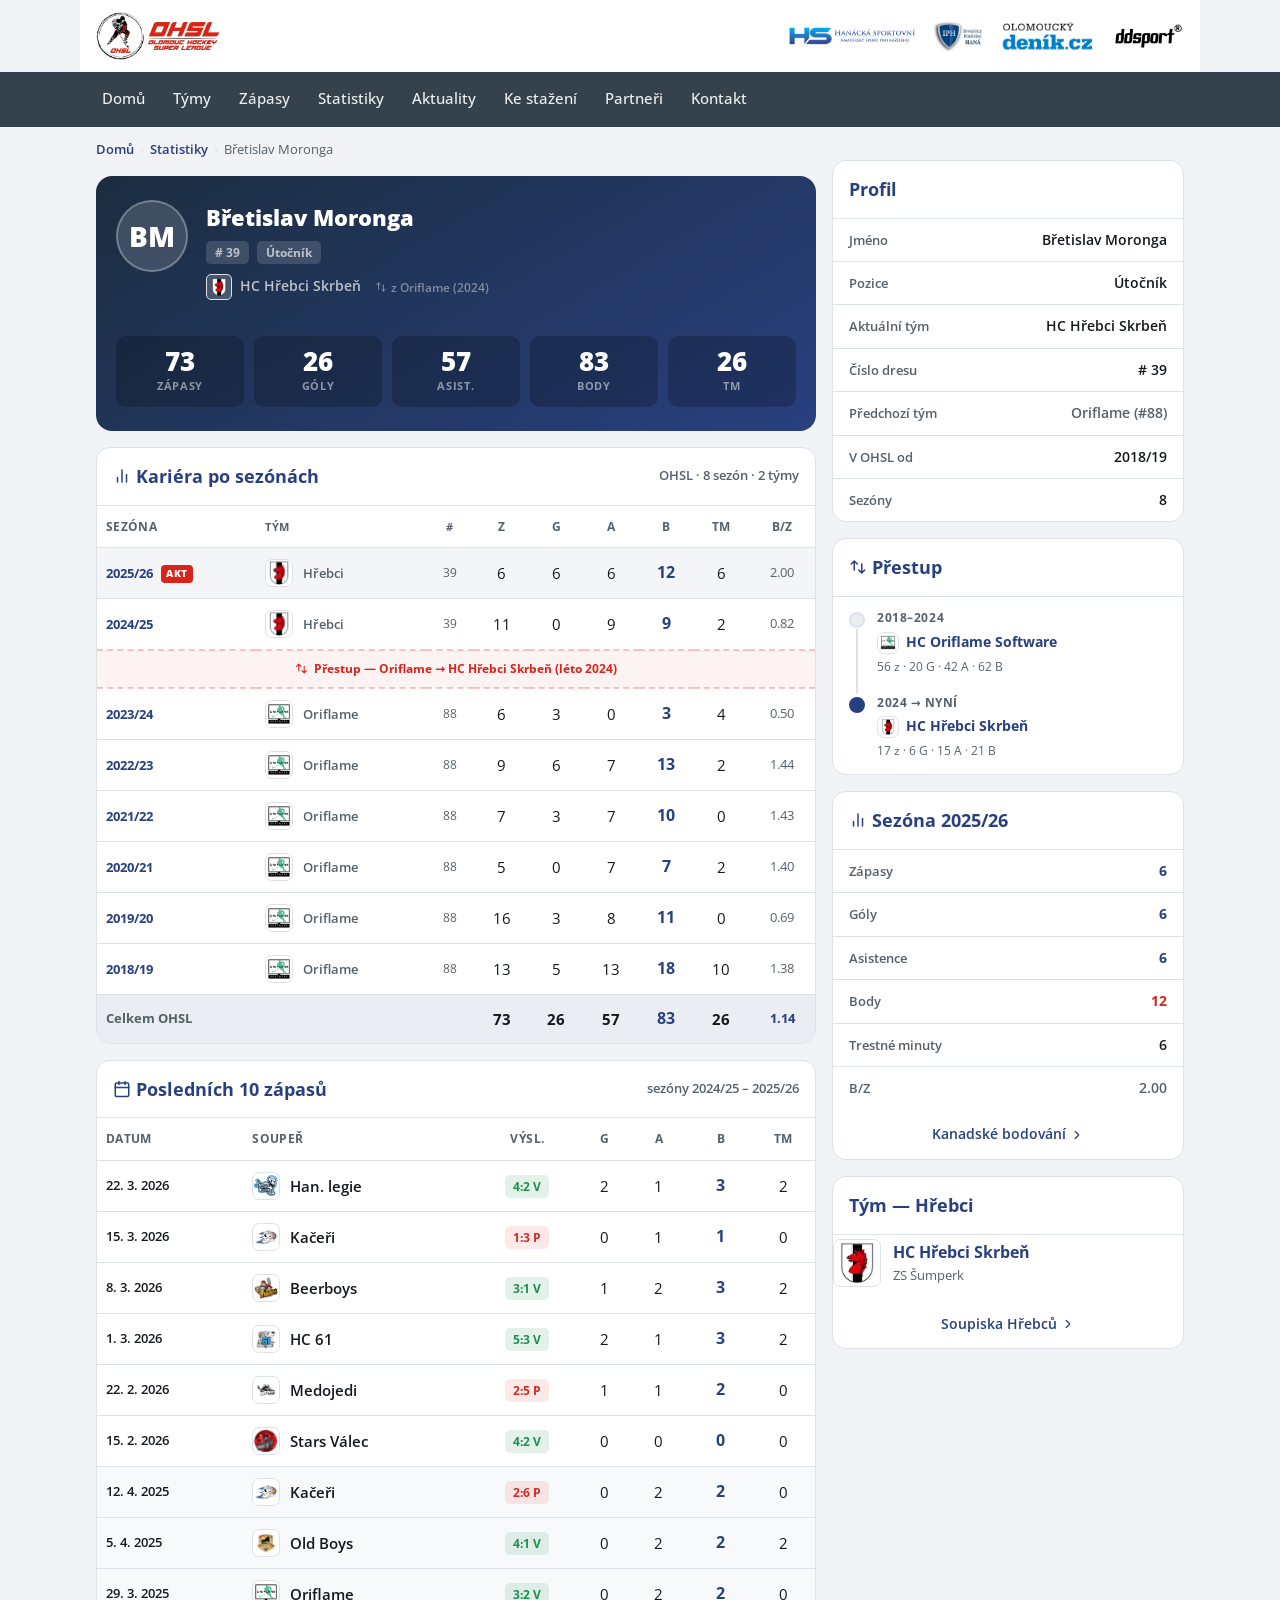
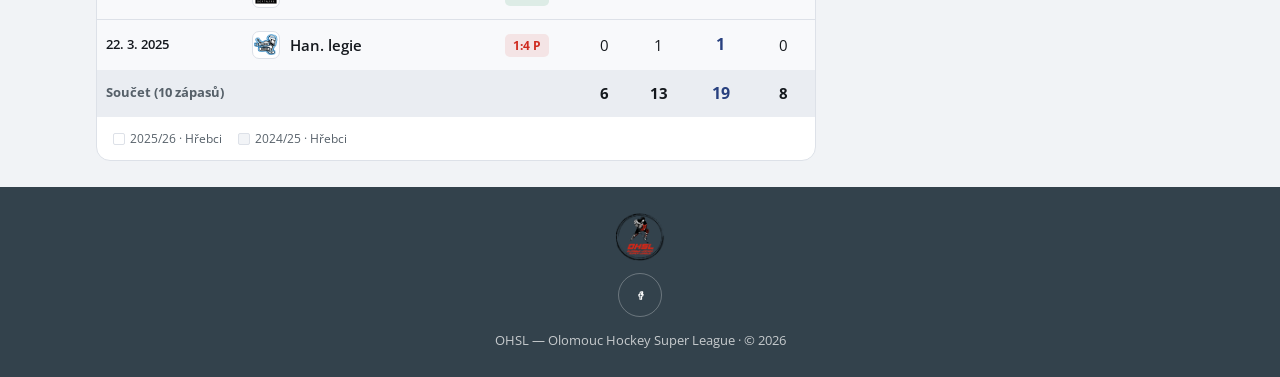
<file: hrac.html>
<!DOCTYPE html>
<html lang="cs">
<head>
<meta charset="utf-8">
<meta name="viewport" content="width=device-width, initial-scale=1">
<title>Břetislav Moronga — Detail hráče — OHSL</title>
<link rel="icon" href="assets/img/ohsl-foot.png">
<link rel="preconnect" href="https://fonts.googleapis.com">
<link href="https://fonts.googleapis.com/css2?family=Open+Sans:wght@400;500;600;700&display=swap" rel="stylesheet">
<link rel="stylesheet" href="assets/css/styles.css?v=3">
</head>
<body>

<svg width="0" height="0" style="position:absolute" aria-hidden="true">
  <symbol id="i-chevron"  viewBox="0 0 24 24"><path d="M9 6l6 6-6 6"/></symbol>
  <symbol id="i-menu"     viewBox="0 0 24 24"><path d="M4 7h16M4 12h16M4 17h16"/></symbol>
  <symbol id="i-facebook" viewBox="0 0 24 24"><path d="M14 8h2V5h-2a3 3 0 0 0-3 3v2H9v3h2v6h3v-6h2l1-3h-3V8a1 1 0 0 1 1-1z"/></symbol>
  <symbol id="i-trophy"   viewBox="0 0 24 24"><path d="M8 4h8v5a4 4 0 0 1-8 0V4z"/><path d="M8 6H5v1a3 3 0 0 0 3 3M16 6h3v1a3 3 0 0 1-3 3M10 17h4M9 21h6M12 13v4"/></symbol>
  <symbol id="i-swap"     viewBox="0 0 24 24"><path d="M7 16V4m0 0L3 8m4-4 4 4M17 8v12m0 0 4-4m-4 4-4-4"/></symbol>
  <symbol id="i-bar"      viewBox="0 0 24 24"><path d="M18 20V10M12 20V4M6 20v-6"/></symbol>
  <symbol id="i-calendar" viewBox="0 0 24 24"><rect x="3" y="4" width="18" height="18" rx="2"/><path d="M16 2v4M8 2v4M3 10h18"/></symbol>
</svg>

<header class="site-header">
  <a class="brand-logo" href="index.html"><img src="assets/img/ohsl-logo.png" alt="OHSL"></a>
  <div class="partners-inline">
    <img src="assets/img/partners/hanacka-sportovni.jpg" alt="Hanácká sportovní">
    <img src="assets/img/partners/iph.jpg" alt="IPH">
    <img src="assets/img/partners/olomoucky-denik.png" alt="Olomoucký deník.cz">
    <img src="assets/img/partners/ddsport.jpg" alt="ddsport">
  </div>
</header>

<nav class="mainnav">
  <div class="inner">
    <div class="nav-links" id="navLinks">
      <a href="index.html">Domů</a>
      <a href="tymy.html">Týmy</a>
      <a href="zapas.html">Zápasy</a>
      <a href="bodovani.html">Statistiky</a>
      <a href="#">Aktuality</a>
      <a href="#">Ke stažení</a>
      <a href="#">Partneři</a>
      <a href="#">Kontakt</a>
    </div>
    <button class="nav-toggle" id="navToggle" aria-label="Otevřít menu" aria-expanded="false">
      <svg class="icon"><use href="#i-menu"></use></svg>
    </button>
  </div>
</nav>

<main class="container">

  <nav class="breadcrumb">
    <a href="index.html">Domů</a><span class="sep">›</span>
    <a href="bodovani.html">Statistiky</a><span class="sep">›</span>
    <span>Břetislav Moronga</span>
  </nav>

  <div class="row">

    <!-- HLAVNÍ SLOUPEC -->
    <div class="col-md-8">
      <div class="vstack">

        <!-- KARTA HRÁČE -->
        <div class="player-card">
          <div class="player-avatar">BM</div>
          <div class="player-info">
            <div class="pi-name">Břetislav Moronga</div>
            <div class="pi-meta">
              <span class="pi-tag"># 39</span>
              <span class="pi-tag">Útočník</span>
            </div>
            <!-- Aktuální tým + přestup -->
            <div class="pi-team">
              <span class="tlogo" style="width:26px;height:26px;background:rgba(255,255,255,.18);border-radius:5px">
                <img src="assets/img/teams/hrebci-skrben.png" alt="" style="width:20px;height:20px;object-fit:contain">
              </span>
              HC Hřebci Skrbeň
              <span class="pi-transfer">
                <svg class="icon" style="width:12px;height:12px;opacity:.6"><use href="#i-swap"></use></svg>
                <span style="opacity:.6;font-size:12px">z Oriflame (2024)</span>
              </span>
            </div>
          </div>
          <!-- Kariérní součty -->
          <div class="player-stats-row">
            <div class="ps-box">
              <span class="ps-val">73</span>
              <span class="ps-lbl">Zápasy</span>
            </div>
            <div class="ps-box">
              <span class="ps-val">26</span>
              <span class="ps-lbl">Góly</span>
            </div>
            <div class="ps-box">
              <span class="ps-val">57</span>
              <span class="ps-lbl">Asist.</span>
            </div>
            <div class="ps-box">
              <span class="ps-val">83</span>
              <span class="ps-lbl">Body</span>
            </div>
            <div class="ps-box">
              <span class="ps-val">26</span>
              <span class="ps-lbl">TM</span>
            </div>
          </div>
        </div>

        <!-- KARIÉRA PO SEZONÁCH -->
        <section class="panel">
          <div class="panel-head">
            <h2><svg class="icon"><use href="#i-bar"></use></svg> Kariéra po sezónách</h2>
            <span class="hint">OHSL · 8 sezón · 2 týmy</span>
          </div>
          <div style="overflow-x:auto">
            <table class="stat-table trunc-table">
              <thead>
                <tr>
                  <th class="l">Sezóna</th>
                  <th class="l" style="font-size:11px">Tým</th>
                  <th style="font-size:11px;color:var(--mu)">#</th>
                  <th title="Zápasy">Z</th>
                  <th title="Góly">G</th>
                  <th title="Asistence">A</th>
                  <th title="Body">B</th>
                  <th title="Trestné minuty">TM</th>
                  <th title="Průměr bodů na zápas">B/Z</th>
                </tr>
              </thead>
              <tbody>
                <!-- HŘEBCI ERA — nejnovější nahoře -->
                <tr class="stat-table-highlight">
                  <td class="l career-season">2025/26 <span class="career-badge">AKT</span></td>
                  <td class="l career-team"><span class="team-cell"><span class="tlogo"><img src="assets/img/teams/hrebci-skrben.png" alt=""></span><span class="tname">Hřebci</span></span></td>
                  <td style="font-size:12px;color:var(--mu)">39</td>
                  <td>6</td><td>6</td><td>6</td><td class="pts">12</td><td>6</td>
                  <td class="career-detail">2.00</td>
                </tr>
                <tr>
                  <td class="l career-season">2024/25</td>
                  <td class="l career-team"><span class="team-cell"><span class="tlogo"><img src="assets/img/teams/hrebci-skrben.png" alt=""></span><span class="tname">Hřebci</span></span></td>
                  <td style="font-size:12px;color:var(--mu)">39</td>
                  <td>11</td><td>0</td><td>9</td><td class="pts">9</td><td>2</td>
                  <td class="career-detail">0.82</td>
                </tr>
                <!-- PŘESTUP ODDĚLOVAČ -->
                <tr class="transfer-divider">
                  <td colspan="9">
                    <span class="transfer-label">
                      <svg class="icon" style="width:13px;height:13px"><use href="#i-swap"></use></svg>
                      Přestup — Oriflame → HC Hřebci Skrbeň (léto 2024)
                    </span>
                  </td>
                </tr>
                <!-- ORIFLAME ERA -->
                <tr>
                  <td class="l career-season">2023/24</td>
                  <td class="l career-team"><span class="team-cell"><span class="tlogo"><img src="assets/img/teams/oriflame-software.png" alt=""></span><span class="tname">Oriflame</span></span></td>
                  <td style="font-size:12px;color:var(--mu)">88</td>
                  <td>6</td><td>3</td><td>0</td><td class="pts">3</td><td>4</td>
                  <td class="career-detail">0.50</td>
                </tr>
                <tr>
                  <td class="l career-season">2022/23</td>
                  <td class="l career-team"><span class="team-cell"><span class="tlogo"><img src="assets/img/teams/oriflame-software.png" alt=""></span><span class="tname">Oriflame</span></span></td>
                  <td style="font-size:12px;color:var(--mu)">88</td>
                  <td>9</td><td>6</td><td>7</td><td class="pts">13</td><td>2</td>
                  <td class="career-detail">1.44</td>
                </tr>
                <tr>
                  <td class="l career-season">2021/22</td>
                  <td class="l career-team"><span class="team-cell"><span class="tlogo"><img src="assets/img/teams/oriflame-software.png" alt=""></span><span class="tname">Oriflame</span></span></td>
                  <td style="font-size:12px;color:var(--mu)">88</td>
                  <td>7</td><td>3</td><td>7</td><td class="pts">10</td><td>0</td>
                  <td class="career-detail">1.43</td>
                </tr>
                <tr>
                  <td class="l career-season">2020/21</td>
                  <td class="l career-team"><span class="team-cell"><span class="tlogo"><img src="assets/img/teams/oriflame-software.png" alt=""></span><span class="tname">Oriflame</span></span></td>
                  <td style="font-size:12px;color:var(--mu)">88</td>
                  <td>5</td><td>0</td><td>7</td><td class="pts">7</td><td>2</td>
                  <td class="career-detail">1.40</td>
                </tr>
                <tr>
                  <td class="l career-season">2019/20</td>
                  <td class="l career-team"><span class="team-cell"><span class="tlogo"><img src="assets/img/teams/oriflame-software.png" alt=""></span><span class="tname">Oriflame</span></span></td>
                  <td style="font-size:12px;color:var(--mu)">88</td>
                  <td>16</td><td>3</td><td>8</td><td class="pts">11</td><td>0</td>
                  <td class="career-detail">0.69</td>
                </tr>
                <tr>
                  <td class="l career-season">2018/19</td>
                  <td class="l career-team"><span class="team-cell"><span class="tlogo"><img src="assets/img/teams/oriflame-software.png" alt=""></span><span class="tname">Oriflame</span></span></td>
                  <td style="font-size:12px;color:var(--mu)">88</td>
                  <td>13</td><td>5</td><td>13</td><td class="pts">18</td><td>10</td>
                  <td class="career-detail">1.38</td>
                </tr>
                <!-- CELKEM -->
                <tr style="background:var(--s2);font-weight:700">
                  <td class="l" colspan="3" style="font-size:12.5px;color:var(--mu)">Celkem OHSL</td>
                  <td>73</td><td>26</td><td>57</td><td class="pts">83</td><td>26</td>
                  <td class="career-detail" style="font-weight:700;color:var(--head)">1.14</td>
                </tr>
              </tbody>
            </table>
          </div>
        </section>

        <!-- POSLEDNÍCH 10 ZÁPASŮ -->
        <section class="panel">
          <div class="panel-head">
            <h2><svg class="icon"><use href="#i-calendar"></use></svg> Posledních 10 zápasů</h2>
            <span class="hint">sezóny 2024/25 – 2025/26</span>
          </div>
          <div style="overflow-x:auto">
            <table class="stat-table trunc-table">
              <thead>
                <tr>
                  <th class="l" style="min-width:85px">Datum</th>
                  <th class="l" style="min-width:110px">Soupeř</th>
                  <th>Výsl.</th>
                  <th title="Góly">G</th>
                  <th title="Asistence">A</th>
                  <th title="Body">B</th>
                  <th title="Trestné minuty">TM</th>
                </tr>
              </thead>
              <tbody>
                <!-- 2025/26 — 6 zápasů -->
                <tr>
                  <td class="l" style="font-size:12.5px;font-weight:600">22. 3. 2026</td>
                  <td class="l"><span class="team-cell"><span class="tlogo"><img src="assets/img/teams/hanacka-legie.png" alt=""></span><span class="tname">Han. legie</span></span></td>
                  <td><span class="badge-result win">4:2 V</span></td>
                  <td>2</td><td>1</td><td class="pts">3</td><td>2</td>
                </tr>
                <tr>
                  <td class="l" style="font-size:12.5px;font-weight:600">15. 3. 2026</td>
                  <td class="l"><span class="team-cell"><span class="tlogo"><img src="assets/img/teams/kaceri-litovel.png" alt=""></span><span class="tname">Kačeři</span></span></td>
                  <td><span class="badge-result loss">1:3 P</span></td>
                  <td>0</td><td>1</td><td class="pts">1</td><td>0</td>
                </tr>
                <tr>
                  <td class="l" style="font-size:12.5px;font-weight:600">8. 3. 2026</td>
                  <td class="l"><span class="team-cell"><span class="tlogo"><img src="assets/img/teams/beerboys-prostejov.png" alt=""></span><span class="tname">Beerboys</span></span></td>
                  <td><span class="badge-result win">3:1 V</span></td>
                  <td>1</td><td>2</td><td class="pts">3</td><td>2</td>
                </tr>
                <tr>
                  <td class="l" style="font-size:12.5px;font-weight:600">1. 3. 2026</td>
                  <td class="l"><span class="team-cell"><span class="tlogo"><img src="assets/img/teams/hc-61-olomouc.png" alt=""></span><span class="tname">HC 61</span></span></td>
                  <td><span class="badge-result win">5:3 V</span></td>
                  <td>2</td><td>1</td><td class="pts">3</td><td>2</td>
                </tr>
                <tr>
                  <td class="l" style="font-size:12.5px;font-weight:600">22. 2. 2026</td>
                  <td class="l"><span class="team-cell"><span class="tlogo"><img src="assets/img/teams/medojedi-chvalkovice.png" alt=""></span><span class="tname">Medojedi</span></span></td>
                  <td><span class="badge-result loss">2:5 P</span></td>
                  <td>1</td><td>1</td><td class="pts">2</td><td>0</td>
                </tr>
                <tr>
                  <td class="l" style="font-size:12.5px;font-weight:600">15. 2. 2026</td>
                  <td class="l"><span class="team-cell"><span class="tlogo"><img src="assets/img/teams/stars-valec.png" alt=""></span><span class="tname">Stars Válec</span></span></td>
                  <td><span class="badge-result win">4:2 V</span></td>
                  <td>0</td><td>0</td><td class="pts">0</td><td>0</td>
                </tr>
                <!-- 2024/25 — poslední 4 zápasy sezóny -->
                <tr style="background:rgba(40,64,127,.03)">
                  <td class="l" style="font-size:12.5px;font-weight:600">12. 4. 2025</td>
                  <td class="l"><span class="team-cell"><span class="tlogo"><img src="assets/img/teams/kaceri-litovel.png" alt=""></span><span class="tname">Kačeři</span></span></td>
                  <td><span class="badge-result loss">2:6 P</span></td>
                  <td>0</td><td>2</td><td class="pts">2</td><td>0</td>
                </tr>
                <tr style="background:rgba(40,64,127,.03)">
                  <td class="l" style="font-size:12.5px;font-weight:600">5. 4. 2025</td>
                  <td class="l"><span class="team-cell"><span class="tlogo"><img src="assets/img/teams/old-boys.png" alt=""></span><span class="tname">Old Boys</span></span></td>
                  <td><span class="badge-result win">4:1 V</span></td>
                  <td>0</td><td>2</td><td class="pts">2</td><td>2</td>
                </tr>
                <tr style="background:rgba(40,64,127,.03)">
                  <td class="l" style="font-size:12.5px;font-weight:600">29. 3. 2025</td>
                  <td class="l"><span class="team-cell"><span class="tlogo"><img src="assets/img/teams/oriflame-software.png" alt=""></span><span class="tname">Oriflame</span></span></td>
                  <td><span class="badge-result win">3:2 V</span></td>
                  <td>0</td><td>2</td><td class="pts">2</td><td>0</td>
                </tr>
                <tr style="background:rgba(40,64,127,.03)">
                  <td class="l" style="font-size:12.5px;font-weight:600">22. 3. 2025</td>
                  <td class="l"><span class="team-cell"><span class="tlogo"><img src="assets/img/teams/hanacka-legie.png" alt=""></span><span class="tname">Han. legie</span></span></td>
                  <td><span class="badge-result loss">1:4 P</span></td>
                  <td>0</td><td>1</td><td class="pts">1</td><td>0</td>
                </tr>
              </tbody>
              <tfoot>
                <tr style="background:var(--s2);font-weight:700">
                  <td class="l" colspan="3" style="font-size:12.5px;color:var(--mu)">Součet (10 zápasů)</td>
                  <td>6</td><td>13</td><td class="pts">19</td><td>8</td>
                </tr>
              </tfoot>
            </table>
          </div>
          <!-- legenda barev sezón -->
          <div class="panel-foot" style="text-align:left;display:flex;gap:16px;font-size:12px;color:var(--mu)">
            <span style="display:flex;align-items:center;gap:5px"><span style="width:12px;height:12px;border-radius:2px;background:#fff;border:1px solid var(--line);display:inline-block"></span>2025/26 · Hřebci</span>
            <span style="display:flex;align-items:center;gap:5px"><span style="width:12px;height:12px;border-radius:2px;background:rgba(40,64,127,.06);border:1px solid var(--line);display:inline-block"></span>2024/25 · Hřebci</span>
          </div>
        </section>

      </div>
    </div>

    <!-- SIDEBAR -->
    <div class="col-md-4">
      <div class="vstack">

        <!-- Profil -->
        <section class="panel">
          <div class="panel-head"><h2>Profil</h2></div>
          <ul class="info-list">
            <li><span class="il-label">Jméno</span><span class="il-val">Břetislav Moronga</span></li>
            <li><span class="il-label">Pozice</span><span class="il-val">Útočník</span></li>
            <li><span class="il-label">Aktuální tým</span><span class="il-val">HC Hřebci Skrbeň</span></li>
            <li><span class="il-label">Číslo dresu</span><span class="il-val"># 39</span></li>
            <li><span class="il-label">Předchozí tým</span><span class="il-val" style="color:var(--mu)">Oriflame (#88)</span></li>
            <li><span class="il-label">V OHSL od</span><span class="il-val">2018/19</span></li>
            <li><span class="il-label">Sezóny</span><span class="il-val">8</span></li>
          </ul>
        </section>

        <!-- Přestup -->
        <section class="panel">
          <div class="panel-head"><h2><svg class="icon"><use href="#i-swap"></use></svg> Přestup</h2></div>
          <div class="transfer-timeline">
            <div class="tt-item tt-from">
              <span class="tt-dot"></span>
              <div class="tt-body">
                <div class="tt-year">2018–2024</div>
                <div class="tt-team">
                  <span class="tlogo" style="width:22px;height:22px"><img src="assets/img/teams/oriflame-software.png" alt="" style="width:18px;height:18px;object-fit:contain"></span>
                  HC Oriflame Software
                </div>
                <div class="tt-stats">56 z · 20 G · 42 A · 62 B</div>
              </div>
            </div>
            <div class="tt-item tt-to">
              <span class="tt-dot tt-dot-new"></span>
              <div class="tt-body">
                <div class="tt-year">2024 → nyní</div>
                <div class="tt-team">
                  <span class="tlogo" style="width:22px;height:22px"><img src="assets/img/teams/hrebci-skrben.png" alt="" style="width:18px;height:18px;object-fit:contain"></span>
                  HC Hřebci Skrbeň
                </div>
                <div class="tt-stats">17 z · 6 G · 15 A · 21 B</div>
              </div>
            </div>
          </div>
        </section>

        <!-- Statistiky aktuální sezóny -->
        <section class="panel">
          <div class="panel-head"><h2><svg class="icon"><use href="#i-bar"></use></svg> Sezóna 2025/26</h2></div>
          <ul class="info-list">
            <li><span class="il-label">Zápasy</span><span class="il-val" style="font-weight:700;color:var(--head)">6</span></li>
            <li><span class="il-label">Góly</span><span class="il-val" style="font-weight:700;color:var(--head)">6</span></li>
            <li><span class="il-label">Asistence</span><span class="il-val" style="font-weight:700;color:var(--head)">6</span></li>
            <li><span class="il-label">Body</span><span class="il-val" style="font-weight:700;color:var(--brand)">12</span></li>
            <li><span class="il-label">Trestné minuty</span><span class="il-val">6</span></li>
            <li><span class="il-label">B/Z</span><span class="il-val" style="color:var(--mu)">2.00</span></li>
          </ul>
          <div class="panel-foot"><a href="bodovani.html">Kanadské bodování <svg class="icon"><use href="#i-chevron"></use></svg></a></div>
        </section>

        <!-- Aktuální tým info -->
        <section class="panel">
          <div class="panel-head"><h2>Tým — Hřebci</h2></div>
          <div style="display:flex;align-items:center;gap:12px;padding:4px 0 12px">
            <span class="tlogo" style="width:48px;height:48px"><img src="assets/img/teams/hrebci-skrben.png" alt="Hřebci" style="width:44px;height:44px;object-fit:contain"></span>
            <div>
              <div style="font-weight:700;color:var(--head)">HC Hřebci Skrbeň</div>
              <div style="font-size:12.5px;color:var(--mu)">ZS Šumperk</div>
            </div>
          </div>
          <div class="panel-foot"><a href="tymy.html">Soupiska Hřebců <svg class="icon"><use href="#i-chevron"></use></svg></a></div>
        </section>

      </div>
    </div>

  </div>
</main>

<footer class="site-footer">
  <img src="assets/img/ohsl-foot.png" alt="OHSL">
  <div><a class="social" href="#" aria-label="Facebook"><svg class="icon"><use href="#i-facebook"></use></svg></a></div>
  OHSL — Olomouc Hockey Super League · © 2026
</footer>

<script>
  var t=document.getElementById('navToggle'),l=document.getElementById('navLinks');
  t.addEventListener('click',function(){var o=l.classList.toggle('open');t.setAttribute('aria-expanded',o?'true':'false');});
</script>
</body>
</html>
</file>
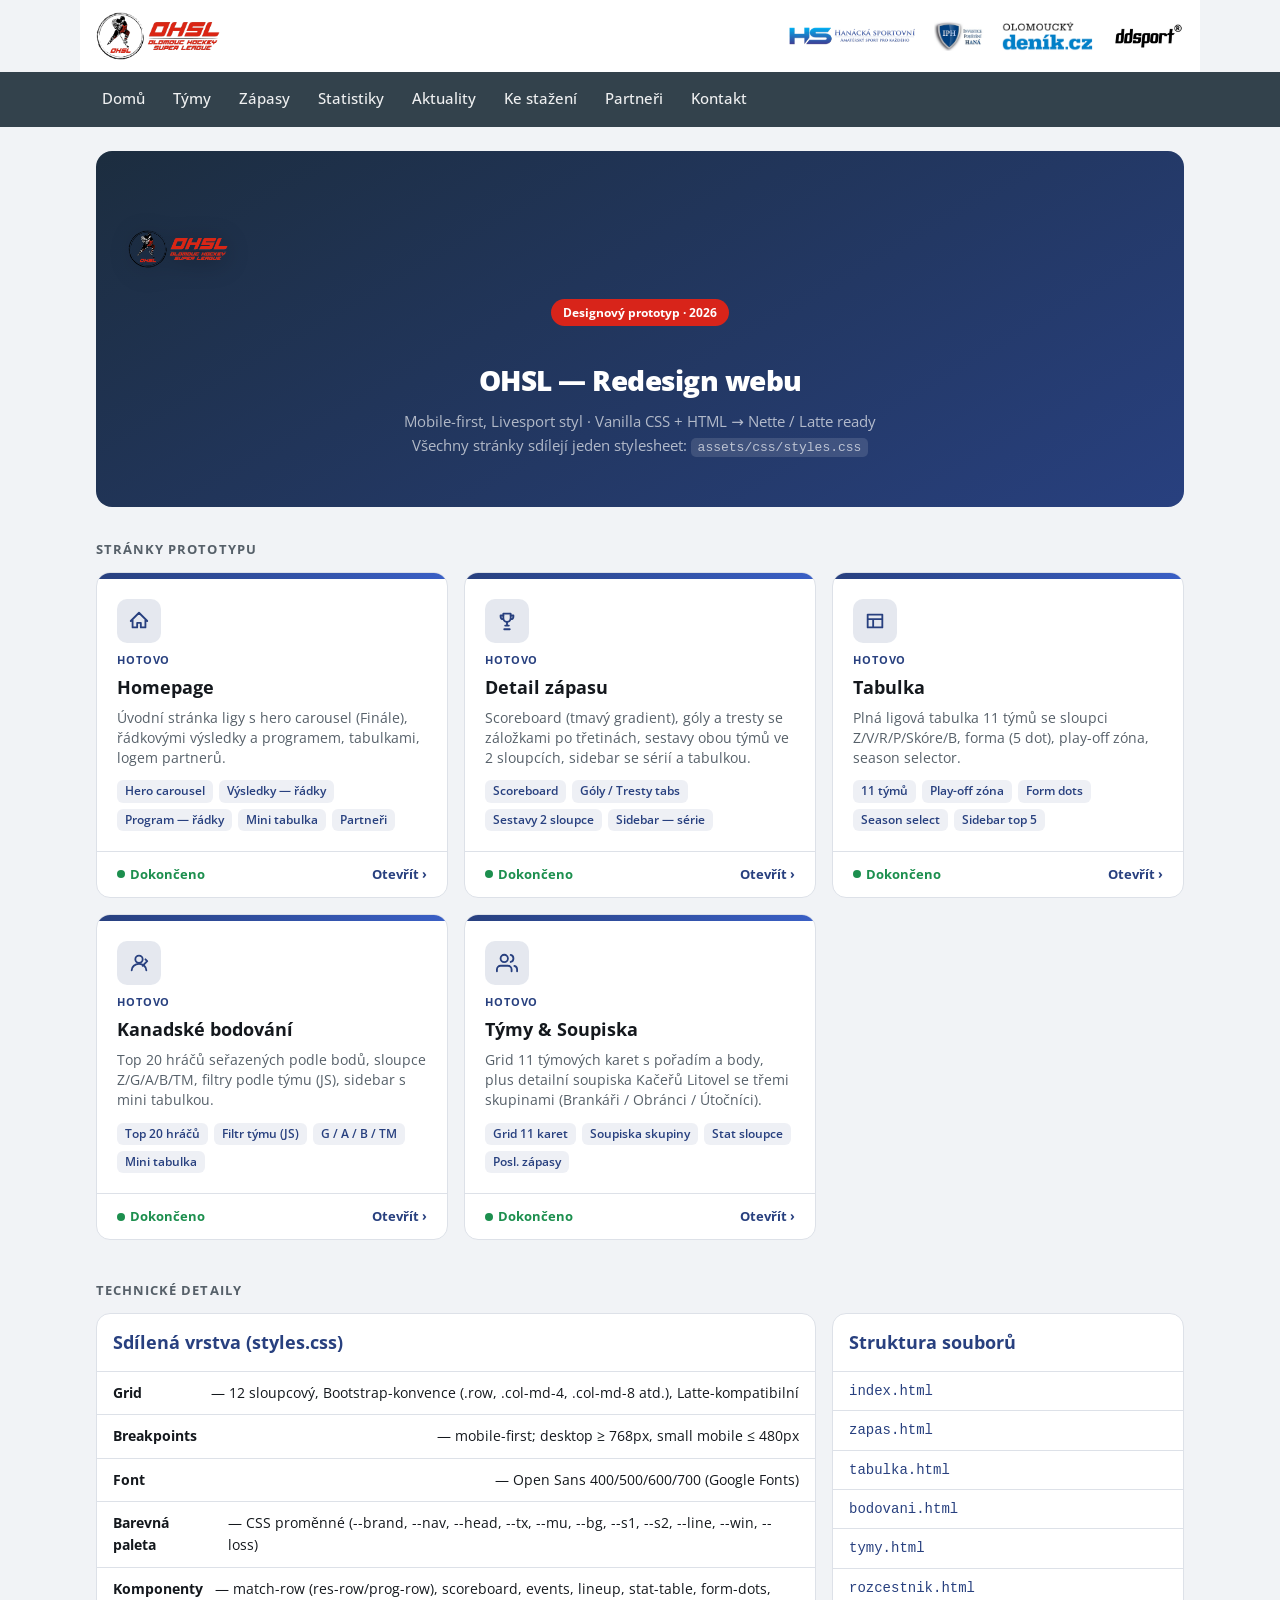
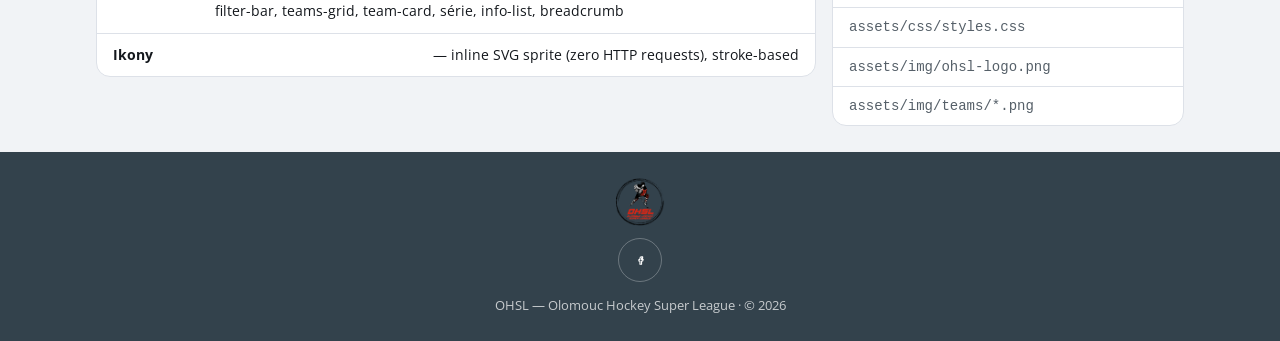
<file: rozcestnik.html>
<!DOCTYPE html>
<html lang="cs">
<head>
<meta charset="utf-8">
<meta name="viewport" content="width=device-width, initial-scale=1">
<title>Designový prototyp OHSL 2026 — Rozcestník</title>
<link rel="icon" href="assets/img/ohsl-foot.png">
<link rel="preconnect" href="https://fonts.googleapis.com">
<link href="https://fonts.googleapis.com/css2?family=Open+Sans:wght@400;500;600;700&display=swap" rel="stylesheet">
<link rel="stylesheet" href="assets/css/styles.css?v=2">
<style>
  .hub-hero {
    background: linear-gradient(150deg, #1c2d3f 0%, #28407f 100%);
    border-radius: 16px;
    padding: 48px 32px;
    text-align: center;
    margin: 24px 0 32px;
  }
  .hub-hero img { width: 100px; height: 100px; object-fit: contain; filter: drop-shadow(0 4px 12px rgba(0,0,0,.35)); }
  .hub-hero h1 { color: #fff; font-size: 28px; font-weight: 800; margin: 16px 0 6px; letter-spacing: -.5px; }
  .hub-hero p { color: rgba(255,255,255,.65); font-size: 15px; margin: 0; }
  .hub-badge { display: inline-flex; align-items: center; gap: 6px; background: var(--brand); color: #fff; font-size: 12px; font-weight: 700; border-radius: 20px; padding: 4px 12px; margin-bottom: 16px; }

  .hub-grid {
    display: grid;
    grid-template-columns: repeat(auto-fill, minmax(280px, 1fr));
    gap: 16px;
    margin-bottom: 40px;
  }

  .hub-card {
    display: flex;
    flex-direction: column;
    background: var(--s1);
    border: 1px solid var(--line);
    border-radius: 14px;
    overflow: hidden;
    text-decoration: none;
    color: var(--tx);
    transition: box-shadow .15s, transform .15s;
  }
  .hub-card:hover { box-shadow: 0 6px 24px rgba(0,0,0,.10); transform: translateY(-2px); }
  .hub-card.done .hc-stripe { background: linear-gradient(90deg, #28407f 0%, #3a5fc5 100%); }
  .hub-card.next .hc-stripe { background: var(--s2); }

  .hc-stripe {
    height: 6px;
    flex-shrink: 0;
  }
  .hc-body {
    padding: 20px;
    display: flex;
    flex-direction: column;
    gap: 8px;
    flex: 1;
  }
  .hc-icon {
    width: 44px; height: 44px;
    border-radius: 10px;
    display: grid; place-items: center;
    flex-shrink: 0;
  }
  .hub-card.done .hc-icon { background: rgba(40,64,127,.12); }
  .hub-card.next .hc-icon { background: var(--s2); }
  .hc-icon svg { width: 22px; height: 22px; stroke: var(--head); fill: none; stroke-width: 2; stroke-linecap: round; stroke-linejoin: round; }
  .hub-card.next .hc-icon svg { stroke: var(--mu); }

  .hc-label {
    font-size: 11px;
    font-weight: 700;
    letter-spacing: .08em;
    text-transform: uppercase;
    color: var(--mu);
  }
  .hub-card.done .hc-label { color: var(--head); }

  .hc-title {
    font-size: 18px;
    font-weight: 700;
    color: var(--tx);
    line-height: 1.3;
  }
  .hc-desc {
    font-size: 13.5px;
    color: var(--mu);
    line-height: 1.5;
    flex: 1;
  }
  .hc-features {
    display: flex; flex-wrap: wrap; gap: 6px;
    margin-top: 4px;
  }
  .hc-feat {
    font-size: 11.5px;
    font-weight: 600;
    background: var(--bg);
    color: var(--mu);
    border-radius: 6px;
    padding: 2px 8px;
  }
  .hub-card.done .hc-feat { background: rgba(40,64,127,.08); color: var(--head); }

  .hc-footer {
    padding: 12px 20px;
    border-top: 1px solid var(--line);
    display: flex;
    align-items: center;
    justify-content: space-between;
    font-size: 13px;
  }
  .status-done { color: var(--win); font-weight: 700; display: flex; align-items: center; gap: 5px; }
  .status-done::before { content: ''; display: inline-block; width: 8px; height: 8px; border-radius: 50%; background: var(--win); }
  .status-next { color: var(--mu); font-weight: 600; }
  .hc-link { color: var(--head); font-weight: 700; font-size: 13px; }

  .hub-section-title {
    font-size: 13px;
    font-weight: 700;
    letter-spacing: .08em;
    text-transform: uppercase;
    color: var(--mu);
    margin: 0 0 12px;
  }

  @media (max-width: 759px) {
    .hub-hero { padding: 32px 20px; }
    .hub-hero h1 { font-size: 22px; }
    .hub-grid { grid-template-columns: 1fr; }
  }
</style>
</head>
<body>

<svg width="0" height="0" style="position:absolute" aria-hidden="true">
  <symbol id="i-home"    viewBox="0 0 24 24"><path d="M3 12L12 3l9 9M5 10v9h5v-5h4v5h5v-9"/></symbol>
  <symbol id="i-zapas"  viewBox="0 0 24 24"><path d="M8 4h8v5a4 4 0 0 1-8 0V4z"/><path d="M8 6H5v1a3 3 0 0 0 3 3M16 6h3v1a3 3 0 0 1-3 3M10 17h4M9 21h6M12 13v4"/></symbol>
  <symbol id="i-table"  viewBox="0 0 24 24"><path d="M4 5h16v14H4zM4 10h16M10 10v9"/></symbol>
  <symbol id="i-scoring"viewBox="0 0 24 24"><circle cx="12" cy="8" r="4"/><path d="M4 20c0-4 3.6-7 8-7s8 3 8 7"/><path d="M19 8l2 2-5 5"/></symbol>
  <symbol id="i-team"   viewBox="0 0 24 24"><path d="M17 21v-2a4 4 0 0 0-4-4H5a4 4 0 0 0-4 4v2"/><circle cx="9" cy="7" r="4"/><path d="M23 21v-2a4 4 0 0 0-3-3.87M16 3.13a4 4 0 0 1 0 7.75"/></symbol>
  <symbol id="i-menu"   viewBox="0 0 24 24"><path d="M4 7h16M4 12h16M4 17h16"/></symbol>
  <symbol id="i-facebook" viewBox="0 0 24 24"><path d="M14 8h2V5h-2a3 3 0 0 0-3 3v2H9v3h2v6h3v-6h2l1-3h-3V8a1 1 0 0 1 1-1z"/></symbol>
  <symbol id="i-chevron" viewBox="0 0 24 24"><path d="M9 6l6 6-6 6"/></symbol>
</svg>

<header class="site-header">
  <a class="brand-logo" href="index.html"><img src="assets/img/ohsl-logo.png" alt="OHSL — Olomouc Hockey Super League"></a>
  <div class="partners-inline">
    <img src="assets/img/partners/hanacka-sportovni.jpg" alt="Hanácká sportovní">
    <img src="assets/img/partners/iph.jpg" alt="IPH">
    <img src="assets/img/partners/olomoucky-denik.png" alt="Olomoucký deník.cz">
    <img src="assets/img/partners/ddsport.jpg" alt="ddsport">
  </div>
</header>

<nav class="mainnav">
  <div class="inner">
    <div class="nav-links" id="navLinks">
      <a href="index.html">Domů</a>
      <a href="tymy.html">Týmy</a>
      <a href="zapas.html">Zápasy</a>
      <a href="bodovani.html">Statistiky</a>
      <a href="#">Aktuality</a>
      <a href="#">Ke stažení</a>
      <a href="#">Partneři</a>
      <a href="#">Kontakt</a>
    </div>
    <button class="nav-toggle" id="navToggle" aria-label="Otevřít menu" aria-expanded="false">
      <svg class="icon"><use href="#i-menu"></use></svg>
    </button>
  </div>
</nav>

<main class="container">

  <!-- HERO -->
  <div class="hub-hero">
    <img src="assets/img/ohsl-logo.png" alt="OHSL">
    <div class="hub-badge">Designový prototyp · 2026</div>
    <h1>OHSL — Redesign webu</h1>
    <p>Mobile-first, Livesport styl · Vanilla CSS + HTML → Nette / Latte ready<br>Všechny stránky sdílejí jeden stylesheet: <code style="background:rgba(255,255,255,.12);padding:2px 7px;border-radius:5px;font-size:13px">assets/css/styles.css</code></p>
  </div>

  <!-- STRÁNKY -->
  <p class="hub-section-title">Stránky prototypu</p>
  <div class="hub-grid">

    <a class="hub-card done" href="index.html">
      <div class="hc-stripe"></div>
      <div class="hc-body">
        <div class="hc-icon">
          <svg><use href="#i-home"></use></svg>
        </div>
        <div class="hc-label">Hotovo</div>
        <div class="hc-title">Homepage</div>
        <div class="hc-desc">Úvodní stránka ligy s hero carousel (Finále), řádkovými výsledky a programem, tabulkami, logem partnerů.</div>
        <div class="hc-features">
          <span class="hc-feat">Hero carousel</span>
          <span class="hc-feat">Výsledky — řádky</span>
          <span class="hc-feat">Program — řádky</span>
          <span class="hc-feat">Mini tabulka</span>
          <span class="hc-feat">Partneři</span>
        </div>
      </div>
      <div class="hc-footer">
        <span class="status-done">Dokončeno</span>
        <span class="hc-link">Otevřít ›</span>
      </div>
    </a>

    <a class="hub-card done" href="zapas.html">
      <div class="hc-stripe"></div>
      <div class="hc-body">
        <div class="hc-icon">
          <svg><use href="#i-zapas"></use></svg>
        </div>
        <div class="hc-label">Hotovo</div>
        <div class="hc-title">Detail zápasu</div>
        <div class="hc-desc">Scoreboard (tmavý gradient), góly a tresty se záložkami po třetinách, sestavy obou týmů ve 2 sloupcích, sidebar se sérií a tabulkou.</div>
        <div class="hc-features">
          <span class="hc-feat">Scoreboard</span>
          <span class="hc-feat">Góly / Tresty tabs</span>
          <span class="hc-feat">Sestavy 2 sloupce</span>
          <span class="hc-feat">Sidebar — série</span>
        </div>
      </div>
      <div class="hc-footer">
        <span class="status-done">Dokončeno</span>
        <span class="hc-link">Otevřít ›</span>
      </div>
    </a>

    <a class="hub-card done" href="tabulka.html">
      <div class="hc-stripe"></div>
      <div class="hc-body">
        <div class="hc-icon">
          <svg><use href="#i-table"></use></svg>
        </div>
        <div class="hc-label">Hotovo</div>
        <div class="hc-title">Tabulka</div>
        <div class="hc-desc">Plná ligová tabulka 11 týmů se sloupci Z/V/R/P/Skóre/B, forma (5 dot), play-off zóna, season selector.</div>
        <div class="hc-features">
          <span class="hc-feat">11 týmů</span>
          <span class="hc-feat">Play-off zóna</span>
          <span class="hc-feat">Form dots</span>
          <span class="hc-feat">Season select</span>
          <span class="hc-feat">Sidebar top 5</span>
        </div>
      </div>
      <div class="hc-footer">
        <span class="status-done">Dokončeno</span>
        <span class="hc-link">Otevřít ›</span>
      </div>
    </a>

    <a class="hub-card done" href="bodovani.html">
      <div class="hc-stripe"></div>
      <div class="hc-body">
        <div class="hc-icon">
          <svg><use href="#i-scoring"></use></svg>
        </div>
        <div class="hc-label">Hotovo</div>
        <div class="hc-title">Kanadské bodování</div>
        <div class="hc-desc">Top 20 hráčů seřazených podle bodů, sloupce Z/G/A/B/TM, filtry podle týmu (JS), sidebar s mini tabulkou.</div>
        <div class="hc-features">
          <span class="hc-feat">Top 20 hráčů</span>
          <span class="hc-feat">Filtr týmu (JS)</span>
          <span class="hc-feat">G / A / B / TM</span>
          <span class="hc-feat">Mini tabulka</span>
        </div>
      </div>
      <div class="hc-footer">
        <span class="status-done">Dokončeno</span>
        <span class="hc-link">Otevřít ›</span>
      </div>
    </a>

    <a class="hub-card done" href="tymy.html">
      <div class="hc-stripe"></div>
      <div class="hc-body">
        <div class="hc-icon">
          <svg><use href="#i-team"></use></svg>
        </div>
        <div class="hc-label">Hotovo</div>
        <div class="hc-title">Týmy &amp; Soupiska</div>
        <div class="hc-desc">Grid 11 týmových karet s pořadím a body, plus detailní soupiska Kačeřů Litovel se třemi skupinami (Brankáři / Obránci / Útočníci).</div>
        <div class="hc-features">
          <span class="hc-feat">Grid 11 karet</span>
          <span class="hc-feat">Soupiska skupiny</span>
          <span class="hc-feat">Stat sloupce</span>
          <span class="hc-feat">Posl. zápasy</span>
        </div>
      </div>
      <div class="hc-footer">
        <span class="status-done">Dokončeno</span>
        <span class="hc-link">Otevřít ›</span>
      </div>
    </a>

  </div>

  <!-- TECHNICKÉ POZNÁMKY -->
  <p class="hub-section-title">Technické detaily</p>
  <div class="row">
    <div class="col-md-8">
      <section class="panel">
        <div class="panel-head"><h2>Sdílená vrstva (styles.css)</h2></div>
        <ul class="info-list" style="list-style:none;margin:0;padding:0">
          <li style="padding:10px 16px;border-bottom:1px solid var(--line)"><strong>Grid</strong> — 12 sloupcový, Bootstrap-konvence (.row, .col-md-4, .col-md-8 atd.), Latte-kompatibilní</li>
          <li style="padding:10px 16px;border-bottom:1px solid var(--line)"><strong>Breakpoints</strong> — mobile-first; desktop ≥ 768px, small mobile ≤ 480px</li>
          <li style="padding:10px 16px;border-bottom:1px solid var(--line)"><strong>Font</strong> — Open Sans 400/500/600/700 (Google Fonts)</li>
          <li style="padding:10px 16px;border-bottom:1px solid var(--line)"><strong>Barevná paleta</strong> — CSS proměnné (--brand, --nav, --head, --tx, --mu, --bg, --s1, --s2, --line, --win, --loss)</li>
          <li style="padding:10px 16px;border-bottom:1px solid var(--line)"><strong>Komponenty</strong> — match-row (res-row/prog-row), scoreboard, events, lineup, stat-table, form-dots, filter-bar, teams-grid, team-card, série, info-list, breadcrumb</li>
          <li style="padding:10px 16px"><strong>Ikony</strong> — inline SVG sprite (zero HTTP requests), stroke-based</li>
        </ul>
      </section>
    </div>
    <div class="col-md-4">
      <section class="panel">
        <div class="panel-head"><h2>Struktura souborů</h2></div>
        <ul class="info-list" style="list-style:none;margin:0;padding:0;font-family:monospace;font-size:13px">
          <li style="padding:8px 16px;border-bottom:1px solid var(--line);color:var(--head)">index.html</li>
          <li style="padding:8px 16px;border-bottom:1px solid var(--line);color:var(--head)">zapas.html</li>
          <li style="padding:8px 16px;border-bottom:1px solid var(--line);color:var(--head)">tabulka.html</li>
          <li style="padding:8px 16px;border-bottom:1px solid var(--line);color:var(--head)">bodovani.html</li>
          <li style="padding:8px 16px;border-bottom:1px solid var(--line);color:var(--head)">tymy.html</li>
          <li style="padding:8px 16px;border-bottom:1px solid var(--line);color:var(--head)">rozcestnik.html</li>
          <li style="padding:8px 16px;border-bottom:1px solid var(--line);color:var(--mu)">assets/css/styles.css</li>
          <li style="padding:8px 16px;border-bottom:1px solid var(--line);color:var(--mu)">assets/img/ohsl-logo.png</li>
          <li style="padding:8px 16px;color:var(--mu)">assets/img/teams/*.png</li>
        </ul>
      </section>
    </div>
  </div>

</main>

<footer class="site-footer">
  <img src="assets/img/ohsl-foot.png" alt="OHSL">
  <div><a class="social" href="#" aria-label="Facebook"><svg class="icon"><use href="#i-facebook"></use></svg></a></div>
  OHSL — Olomouc Hockey Super League · © 2026
</footer>

<script>
  var t=document.getElementById('navToggle'),l=document.getElementById('navLinks');
  t.addEventListener('click',function(){var o=l.classList.toggle('open');t.setAttribute('aria-expanded',o?'true':'false');});
</script>
</body>
</html>
</file>
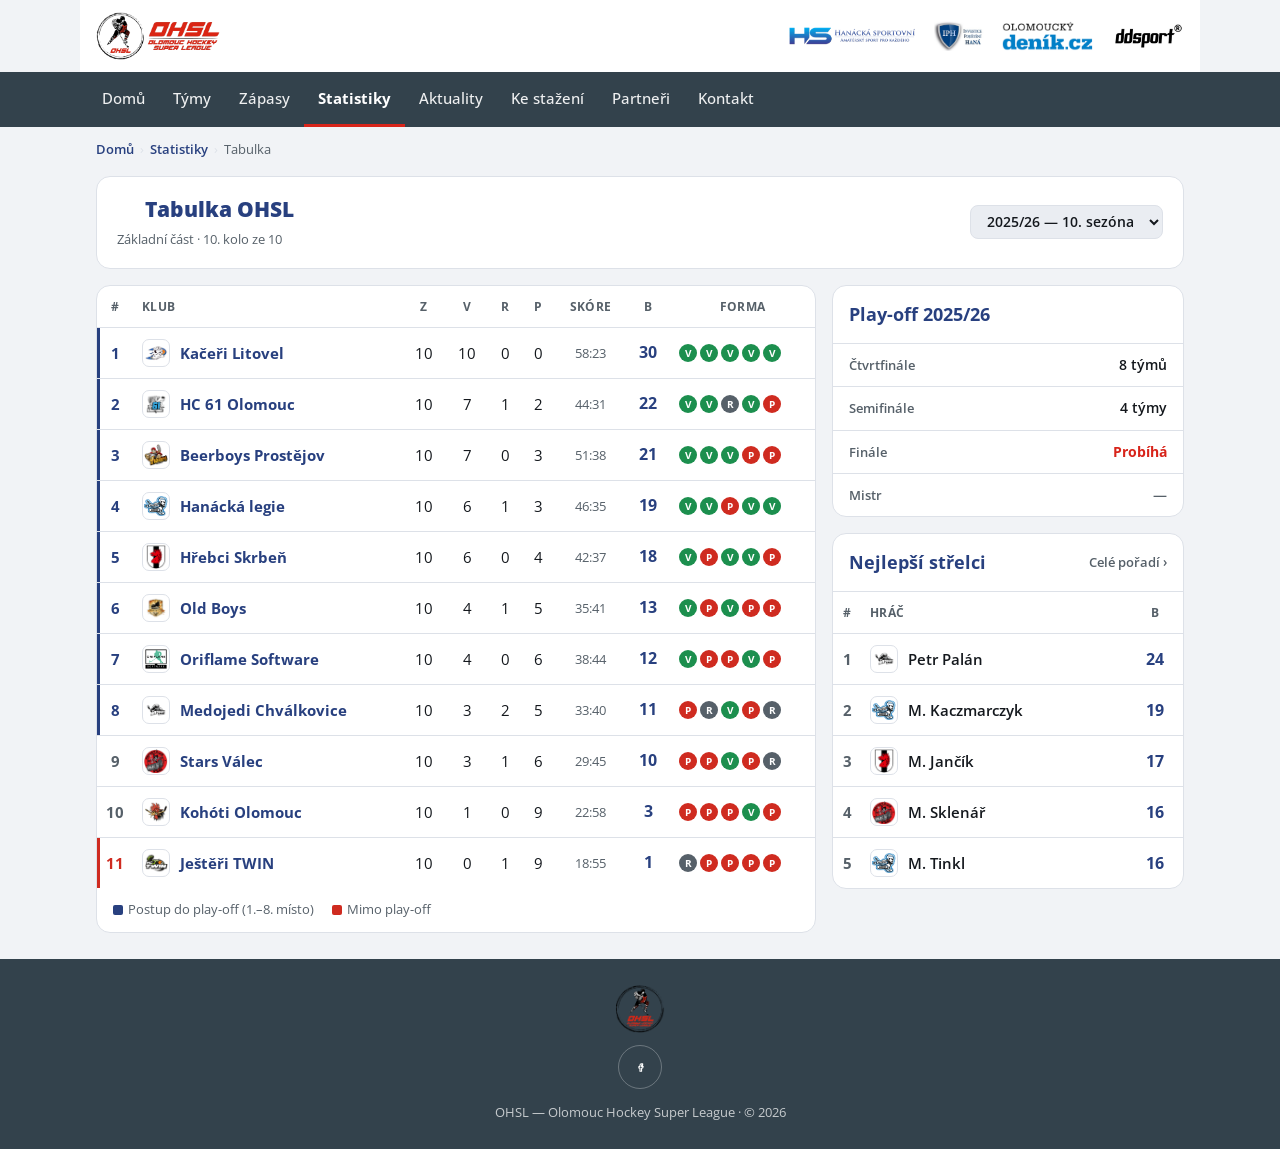
<file: tabulka.html>
<!DOCTYPE html>
<html lang="cs">
<head>
<meta charset="utf-8">
<meta name="viewport" content="width=device-width, initial-scale=1">
<title>Tabulka — OHSL 2025/26</title>
<link rel="icon" href="assets/img/ohsl-foot.png">
<link rel="preconnect" href="https://fonts.googleapis.com">
<link href="https://fonts.googleapis.com/css2?family=Open+Sans:wght@400;500;600;700&display=swap" rel="stylesheet">
<link rel="stylesheet" href="assets/css/styles.css?v=3">
</head>
<body>

<svg width="0" height="0" style="position:absolute" aria-hidden="true">
  <symbol id="i-chevron" viewBox="0 0 24 24"><path d="M9 6l6 6-6 6"/></symbol>
  <symbol id="i-menu" viewBox="0 0 24 24"><path d="M4 7h16M4 12h16M4 17h16"/></symbol>
  <symbol id="i-facebook" viewBox="0 0 24 24"><path d="M14 8h2V5h-2a3 3 0 0 0-3 3v2H9v3h2v6h3v-6h2l1-3h-3V8a1 1 0 0 1 1-1z"/></symbol>
  <symbol id="i-table" viewBox="0 0 24 24"><path d="M4 5h16v14H4zM4 10h16M10 10v9"/></symbol>
</svg>

<header class="site-header">
  <a class="brand-logo" href="index.html"><img src="assets/img/ohsl-logo.png" alt="OHSL — Olomouc Hockey Super League"></a>
  <div class="partners-inline">
    <img src="assets/img/partners/hanacka-sportovni.jpg" alt="Hanácká sportovní">
    <img src="assets/img/partners/iph.jpg" alt="IPH">
    <img src="assets/img/partners/olomoucky-denik.png" alt="Olomoucký deník.cz">
    <img src="assets/img/partners/ddsport.jpg" alt="ddsport">
  </div>
</header>

<nav class="mainnav">
  <div class="inner">
    <div class="nav-links" id="navLinks">
      <a href="index.html">Domů</a>
      <a href="tymy.html">Týmy</a>
      <a href="zapas.html">Zápasy</a>
      <a href="bodovani.html" class="active">Statistiky</a>
      <a href="#">Aktuality</a>
      <a href="#">Ke stažení</a>
      <a href="#">Partneři</a>
      <a href="#">Kontakt</a>
    </div>
    <button class="nav-toggle" id="navToggle" aria-label="Otevřít menu" aria-expanded="false">
      <svg class="icon"><use href="#i-menu"></use></svg>
    </button>
  </div>
</nav>

<main class="container">

  <nav class="breadcrumb">
    <a href="index.html">Domů</a><span class="sep">›</span>
    <a href="#">Statistiky</a><span class="sep">›</span>
    <span>Tabulka</span>
  </nav>

  <div class="page-hd">
    <div>
      <h1><svg class="icon" style="width:1.1em;height:1.1em"></svg> Tabulka OHSL</h1>
      <span class="sub">Základní část · 10. kolo ze 10</span>
    </div>
    <select class="season-select">
      <option selected>2025/26 — 10. sezóna</option>
      <option>2024/25 — 9. sezóna</option>
      <option>2023/24 — 8. sezóna</option>
    </select>
  </div>

  <div class="row">
    <div class="col-md-8">
      <section class="panel" style="overflow-x:auto">
        <table class="stat-table standings-table" style="min-width:560px">
          <thead>
            <tr>
              <th class="rank">#</th>
              <th class="l">Klub</th>
              <th title="Odehráno zápasů">Z</th>
              <th title="Výhry">V</th>
              <th title="Remízy">R</th>
              <th title="Prohry">P</th>
              <th title="Skóre (vstřelené:obdržené)">Skóre</th>
              <th title="Body">B</th>
              <th title="Forma — posledních 5 zápasů" style="min-width:100px">Forma</th>
            </tr>
          </thead>
          <tbody>
            <tr class="q">
              <td class="rank">1</td>
              <td class="l"><span class="team-cell"><span class="tlogo"><img src="assets/img/teams/kaceri-litovel.png" alt=""></span><a href="tymy.html">Kačeři Litovel</a></span></td>
              <td>10</td><td>10</td><td>0</td><td>0</td>
              <td class="score">58:23</td><td class="pts">30</td>
              <td><div class="form-dots"><span class="form-dot w">V</span><span class="form-dot w">V</span><span class="form-dot w">V</span><span class="form-dot w">V</span><span class="form-dot w">V</span></div></td>
            </tr>
            <tr class="q">
              <td class="rank">2</td>
              <td class="l"><span class="team-cell"><span class="tlogo"><img src="assets/img/teams/hc-61-olomouc.png" alt=""></span><a href="tymy.html">HC 61 Olomouc</a></span></td>
              <td>10</td><td>7</td><td>1</td><td>2</td>
              <td class="score">44:31</td><td class="pts">22</td>
              <td><div class="form-dots"><span class="form-dot w">V</span><span class="form-dot w">V</span><span class="form-dot d">R</span><span class="form-dot w">V</span><span class="form-dot l">P</span></div></td>
            </tr>
            <tr class="q">
              <td class="rank">3</td>
              <td class="l"><span class="team-cell"><span class="tlogo"><img src="assets/img/teams/beerboys-prostejov.png" alt=""></span><a href="tymy.html">Beerboys Prostějov</a></span></td>
              <td>10</td><td>7</td><td>0</td><td>3</td>
              <td class="score">51:38</td><td class="pts">21</td>
              <td><div class="form-dots"><span class="form-dot w">V</span><span class="form-dot w">V</span><span class="form-dot w">V</span><span class="form-dot l">P</span><span class="form-dot l">P</span></div></td>
            </tr>
            <tr class="q">
              <td class="rank">4</td>
              <td class="l"><span class="team-cell"><span class="tlogo"><img src="assets/img/teams/hanacka-legie.png" alt=""></span><a href="tymy.html">Hanácká legie</a></span></td>
              <td>10</td><td>6</td><td>1</td><td>3</td>
              <td class="score">46:35</td><td class="pts">19</td>
              <td><div class="form-dots"><span class="form-dot w">V</span><span class="form-dot w">V</span><span class="form-dot l">P</span><span class="form-dot w">V</span><span class="form-dot w">V</span></div></td>
            </tr>
            <tr class="q">
              <td class="rank">5</td>
              <td class="l"><span class="team-cell"><span class="tlogo"><img src="assets/img/teams/hrebci-skrben.png" alt=""></span><a href="tymy.html">Hřebci Skrbeň</a></span></td>
              <td>10</td><td>6</td><td>0</td><td>4</td>
              <td class="score">42:37</td><td class="pts">18</td>
              <td><div class="form-dots"><span class="form-dot w">V</span><span class="form-dot l">P</span><span class="form-dot w">V</span><span class="form-dot w">V</span><span class="form-dot l">P</span></div></td>
            </tr>
            <tr class="q">
              <td class="rank">6</td>
              <td class="l"><span class="team-cell"><span class="tlogo"><img src="assets/img/teams/old-boys.png" alt=""></span><a href="tymy.html">Old Boys</a></span></td>
              <td>10</td><td>4</td><td>1</td><td>5</td>
              <td class="score">35:41</td><td class="pts">13</td>
              <td><div class="form-dots"><span class="form-dot w">V</span><span class="form-dot l">P</span><span class="form-dot w">V</span><span class="form-dot l">P</span><span class="form-dot l">P</span></div></td>
            </tr>
            <tr class="q">
              <td class="rank">7</td>
              <td class="l"><span class="team-cell"><span class="tlogo"><img src="assets/img/teams/oriflame-software.png" alt=""></span><a href="tymy.html">Oriflame Software</a></span></td>
              <td>10</td><td>4</td><td>0</td><td>6</td>
              <td class="score">38:44</td><td class="pts">12</td>
              <td><div class="form-dots"><span class="form-dot w">V</span><span class="form-dot l">P</span><span class="form-dot l">P</span><span class="form-dot w">V</span><span class="form-dot l">P</span></div></td>
            </tr>
            <tr class="q">
              <td class="rank">8</td>
              <td class="l"><span class="team-cell"><span class="tlogo"><img src="assets/img/teams/medojedi-chvalkovice.png" alt=""></span><a href="tymy.html">Medojedi Chválkovice</a></span></td>
              <td>10</td><td>3</td><td>2</td><td>5</td>
              <td class="score">33:40</td><td class="pts">11</td>
              <td><div class="form-dots"><span class="form-dot l">P</span><span class="form-dot d">R</span><span class="form-dot w">V</span><span class="form-dot l">P</span><span class="form-dot d">R</span></div></td>
            </tr>
            <tr>
              <td class="rank">9</td>
              <td class="l"><span class="team-cell"><span class="tlogo"><img src="assets/img/teams/stars-valec.png" alt=""></span><a href="tymy.html">Stars Válec</a></span></td>
              <td>10</td><td>3</td><td>1</td><td>6</td>
              <td class="score">29:45</td><td class="pts">10</td>
              <td><div class="form-dots"><span class="form-dot l">P</span><span class="form-dot l">P</span><span class="form-dot w">V</span><span class="form-dot l">P</span><span class="form-dot d">R</span></div></td>
            </tr>
            <tr>
              <td class="rank">10</td>
              <td class="l"><span class="team-cell"><span class="tlogo"><img src="assets/img/teams/kohoti-olomouc.png" alt=""></span><a href="tymy.html">Kohóti Olomouc</a></span></td>
              <td>10</td><td>1</td><td>0</td><td>9</td>
              <td class="score">22:58</td><td class="pts">3</td>
              <td><div class="form-dots"><span class="form-dot l">P</span><span class="form-dot l">P</span><span class="form-dot l">P</span><span class="form-dot w">V</span><span class="form-dot l">P</span></div></td>
            </tr>
            <tr class="rel">
              <td class="rank">11</td>
              <td class="l"><span class="team-cell"><span class="tlogo"><img src="assets/img/teams/jesteri-twin.png" alt=""></span><a href="tymy.html">Ještěři TWIN</a></span></td>
              <td>10</td><td>0</td><td>1</td><td>9</td>
              <td class="score">18:55</td><td class="pts">1</td>
              <td><div class="form-dots"><span class="form-dot d">R</span><span class="form-dot l">P</span><span class="form-dot l">P</span><span class="form-dot l">P</span><span class="form-dot l">P</span></div></td>
            </tr>
          </tbody>
        </table>
        <div class="panel-foot" style="text-align:left;display:flex;gap:18px;flex-wrap:wrap;font-size:12.5px;color:var(--mu)">
          <span style="display:flex;align-items:center;gap:5px"><span style="width:10px;height:10px;border-radius:2px;background:var(--head);display:inline-block"></span> Postup do play-off (1.–8. místo)</span>
          <span style="display:flex;align-items:center;gap:5px"><span style="width:10px;height:10px;border-radius:2px;background:var(--loss);display:inline-block"></span> Mimo play-off</span>
        </div>
      </section>
    </div>

    <div class="col-md-4">
      <div class="vstack">
        <section class="panel">
          <div class="panel-head"><h2>Play-off 2025/26</h2></div>
          <ul class="info-list" style="list-style:none;margin:0;padding:0">
            <li style="padding:10px 16px;border-bottom:1px solid var(--line);font-size:14px;display:flex;justify-content:space-between"><span style="color:var(--mu);font-size:12.5px;font-weight:600">Čtvrtfinále</span><span style="font-weight:600">8 týmů</span></li>
            <li style="padding:10px 16px;border-bottom:1px solid var(--line);font-size:14px;display:flex;justify-content:space-between"><span style="color:var(--mu);font-size:12.5px;font-weight:600">Semifinále</span><span style="font-weight:600">4 týmy</span></li>
            <li style="padding:10px 16px;border-bottom:1px solid var(--line);font-size:14px;display:flex;justify-content:space-between"><span style="color:var(--mu);font-size:12.5px;font-weight:600">Finále</span><span style="font-weight:700;color:var(--brand)">Probíhá</span></li>
            <li style="padding:10px 16px;font-size:14px;display:flex;justify-content:space-between"><span style="color:var(--mu);font-size:12.5px;font-weight:600">Mistr</span><span style="font-weight:600;color:var(--mu)">—</span></li>
          </ul>
        </section>

        <section class="panel">
          <div class="panel-head"><h2>Nejlepší střelci</h2><a class="hint" href="bodovani.html" style="font-weight:600">Celé pořadí ›</a></div>
          <table class="stat-table">
            <thead><tr><th class="rank">#</th><th class="l">Hráč</th><th>B</th></tr></thead>
            <tbody>
              <tr><td class="rank">1</td><td class="l"><span class="team-cell"><span class="tlogo"><img src="assets/img/teams/medojedi-chvalkovice.png" alt=""></span>Petr Palán</span></td><td class="pts">24</td></tr>
              <tr><td class="rank">2</td><td class="l"><span class="team-cell"><span class="tlogo"><img src="assets/img/teams/hanacka-legie.png" alt=""></span>M. Kaczmarczyk</span></td><td class="pts">19</td></tr>
              <tr><td class="rank">3</td><td class="l"><span class="team-cell"><span class="tlogo"><img src="assets/img/teams/hrebci-skrben.png" alt=""></span>M. Jančík</span></td><td class="pts">17</td></tr>
              <tr><td class="rank">4</td><td class="l"><span class="team-cell"><span class="tlogo"><img src="assets/img/teams/stars-valec.png" alt=""></span>M. Sklenář</span></td><td class="pts">16</td></tr>
              <tr><td class="rank">5</td><td class="l"><span class="team-cell"><span class="tlogo"><img src="assets/img/teams/hanacka-legie.png" alt=""></span>M. Tinkl</span></td><td class="pts">16</td></tr>
            </tbody>
          </table>
        </section>
      </div>
    </div>
  </div>

</main>

<footer class="site-footer">
  <img src="assets/img/ohsl-foot.png" alt="OHSL">
  <div><a class="social" href="#" aria-label="Facebook"><svg class="icon"><use href="#i-facebook"></use></svg></a></div>
  OHSL — Olomouc Hockey Super League · © 2026
</footer>

<script>
  var t=document.getElementById('navToggle'),l=document.getElementById('navLinks');
  t.addEventListener('click',function(){var o=l.classList.toggle('open');t.setAttribute('aria-expanded',o?'true':'false');});
</script>
</body>
</html>
</file>
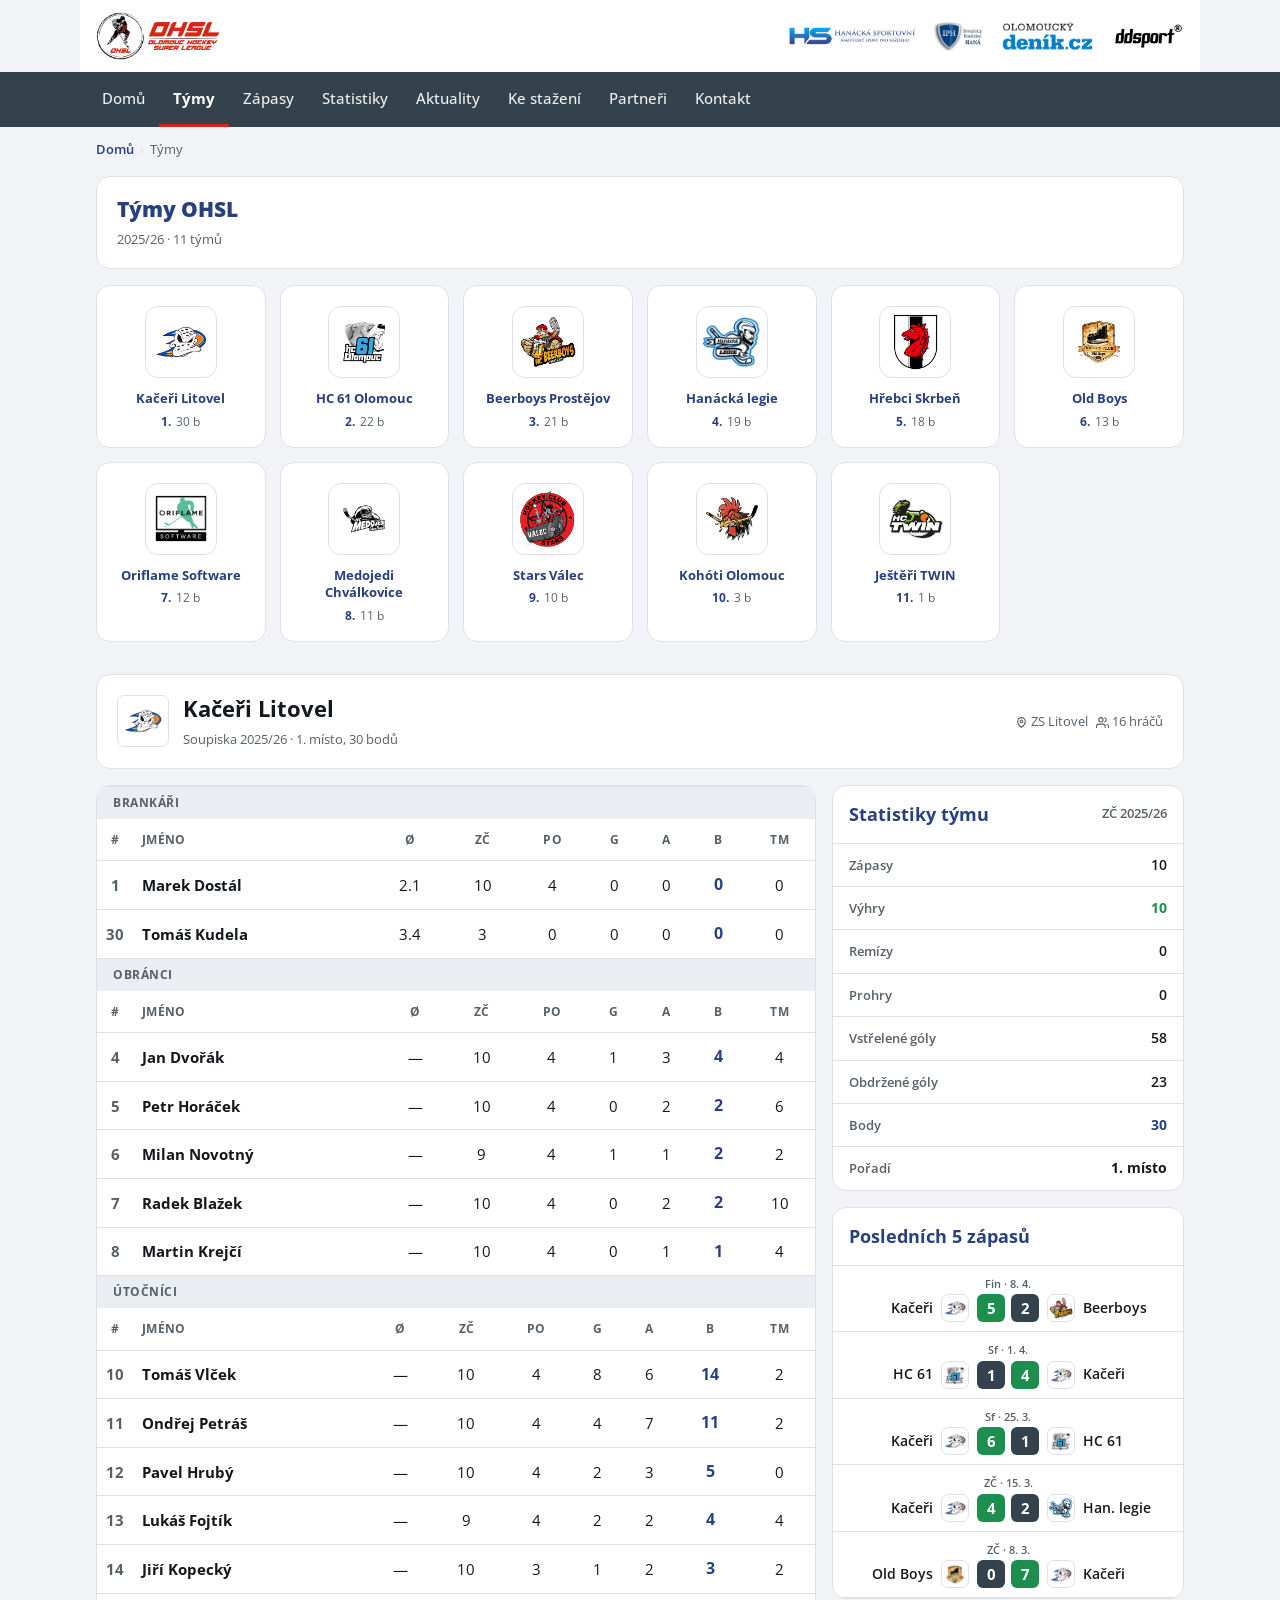
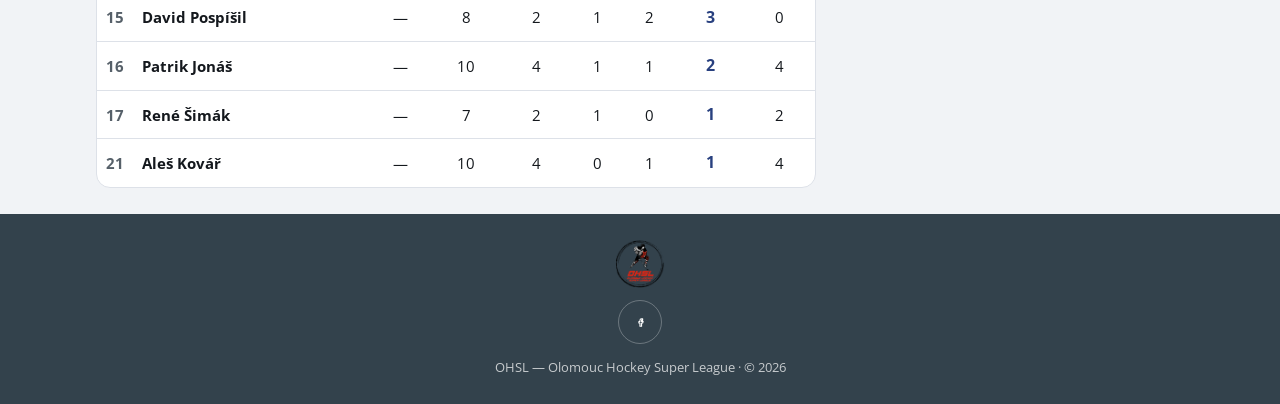
<file: tymy.html>
<!DOCTYPE html>
<html lang="cs">
<head>
<meta charset="utf-8">
<meta name="viewport" content="width=device-width, initial-scale=1">
<title>Týmy — OHSL 2025/26</title>
<link rel="icon" href="assets/img/ohsl-foot.png">
<link rel="preconnect" href="https://fonts.googleapis.com">
<link href="https://fonts.googleapis.com/css2?family=Open+Sans:wght@400;500;600;700&display=swap" rel="stylesheet">
<link rel="stylesheet" href="assets/css/styles.css?v=3">
</head>
<body>

<svg width="0" height="0" style="position:absolute" aria-hidden="true">
  <symbol id="i-chevron" viewBox="0 0 24 24"><path d="M9 6l6 6-6 6"/></symbol>
  <symbol id="i-menu" viewBox="0 0 24 24"><path d="M4 7h16M4 12h16M4 17h16"/></symbol>
  <symbol id="i-facebook" viewBox="0 0 24 24"><path d="M14 8h2V5h-2a3 3 0 0 0-3 3v2H9v3h2v6h3v-6h2l1-3h-3V8a1 1 0 0 1 1-1z"/></symbol>
  <symbol id="i-users" viewBox="0 0 24 24"><path d="M17 21v-2a4 4 0 0 0-4-4H5a4 4 0 0 0-4 4v2"/><circle cx="9" cy="7" r="4"/><path d="M23 21v-2a4 4 0 0 0-3-3.87M16 3.13a4 4 0 0 1 0 7.75"/></symbol>
  <symbol id="i-pin" viewBox="0 0 24 24"><path d="M12 21s7-5.2 7-11a7 7 0 1 0-14 0c0 5.8 7 11 7 11z"/><circle cx="12" cy="10" r="2.5"/></symbol>
</svg>

<header class="site-header">
  <a class="brand-logo" href="index.html"><img src="assets/img/ohsl-logo.png" alt="OHSL — Olomouc Hockey Super League"></a>
  <div class="partners-inline">
    <img src="assets/img/partners/hanacka-sportovni.jpg" alt="Hanácká sportovní">
    <img src="assets/img/partners/iph.jpg" alt="IPH">
    <img src="assets/img/partners/olomoucky-denik.png" alt="Olomoucký deník.cz">
    <img src="assets/img/partners/ddsport.jpg" alt="ddsport">
  </div>
</header>

<nav class="mainnav">
  <div class="inner">
    <div class="nav-links" id="navLinks">
      <a href="index.html">Domů</a>
      <a href="tymy.html" class="active">Týmy</a>
      <a href="zapas.html">Zápasy</a>
      <a href="bodovani.html">Statistiky</a>
      <a href="#">Aktuality</a>
      <a href="#">Ke stažení</a>
      <a href="#">Partneři</a>
      <a href="#">Kontakt</a>
    </div>
    <button class="nav-toggle" id="navToggle" aria-label="Otevřít menu" aria-expanded="false">
      <svg class="icon"><use href="#i-menu"></use></svg>
    </button>
  </div>
</nav>

<main class="container">

  <nav class="breadcrumb">
    <a href="index.html">Domů</a><span class="sep">›</span>
    <span>Týmy</span>
  </nav>

  <!-- PŘEHLED TÝMŮ -->
  <div class="page-hd">
    <div>
      <h1>Týmy OHSL</h1>
      <span class="sub">2025/26 · 11 týmů</span>
    </div>
  </div>

  <div class="teams-grid">

    <a class="team-card" href="#soupiska">
      <div class="tc-logo"><img src="assets/img/teams/kaceri-litovel.png" alt="Kačeři Litovel"></div>
      <div class="tc-info">
        <div class="tc-name">Kačeři Litovel</div>
        <div class="tc-meta"><span class="tc-rank">1.</span><span class="tc-pts">30 b</span></div>
      </div>
    </a>

    <a class="team-card" href="#">
      <div class="tc-logo"><img src="assets/img/teams/hc-61-olomouc.png" alt="HC 61 Olomouc"></div>
      <div class="tc-info">
        <div class="tc-name">HC 61 Olomouc</div>
        <div class="tc-meta"><span class="tc-rank">2.</span><span class="tc-pts">22 b</span></div>
      </div>
    </a>

    <a class="team-card" href="#">
      <div class="tc-logo"><img src="assets/img/teams/beerboys-prostejov.png" alt="Beerboys Prostějov"></div>
      <div class="tc-info">
        <div class="tc-name">Beerboys Prostějov</div>
        <div class="tc-meta"><span class="tc-rank">3.</span><span class="tc-pts">21 b</span></div>
      </div>
    </a>

    <a class="team-card" href="#">
      <div class="tc-logo"><img src="assets/img/teams/hanacka-legie.png" alt="Hanácká legie"></div>
      <div class="tc-info">
        <div class="tc-name">Hanácká legie</div>
        <div class="tc-meta"><span class="tc-rank">4.</span><span class="tc-pts">19 b</span></div>
      </div>
    </a>

    <a class="team-card" href="#">
      <div class="tc-logo"><img src="assets/img/teams/hrebci-skrben.png" alt="Hřebci Skrbeň"></div>
      <div class="tc-info">
        <div class="tc-name">Hřebci Skrbeň</div>
        <div class="tc-meta"><span class="tc-rank">5.</span><span class="tc-pts">18 b</span></div>
      </div>
    </a>

    <a class="team-card" href="#">
      <div class="tc-logo"><img src="assets/img/teams/old-boys.png" alt="Old Boys"></div>
      <div class="tc-info">
        <div class="tc-name">Old Boys</div>
        <div class="tc-meta"><span class="tc-rank">6.</span><span class="tc-pts">13 b</span></div>
      </div>
    </a>

    <a class="team-card" href="#">
      <div class="tc-logo"><img src="assets/img/teams/oriflame-software.png" alt="Oriflame Software"></div>
      <div class="tc-info">
        <div class="tc-name">Oriflame Software</div>
        <div class="tc-meta"><span class="tc-rank">7.</span><span class="tc-pts">12 b</span></div>
      </div>
    </a>

    <a class="team-card" href="#">
      <div class="tc-logo"><img src="assets/img/teams/medojedi-chvalkovice.png" alt="Medojedi Chválkovice"></div>
      <div class="tc-info">
        <div class="tc-name">Medojedi Chválkovice</div>
        <div class="tc-meta"><span class="tc-rank">8.</span><span class="tc-pts">11 b</span></div>
      </div>
    </a>

    <a class="team-card" href="#">
      <div class="tc-logo"><img src="assets/img/teams/stars-valec.png" alt="Stars Válec"></div>
      <div class="tc-info">
        <div class="tc-name">Stars Válec</div>
        <div class="tc-meta"><span class="tc-rank">9.</span><span class="tc-pts">10 b</span></div>
      </div>
    </a>

    <a class="team-card" href="#">
      <div class="tc-logo"><img src="assets/img/teams/kohoti-olomouc.png" alt="Kohóti Olomouc"></div>
      <div class="tc-info">
        <div class="tc-name">Kohóti Olomouc</div>
        <div class="tc-meta"><span class="tc-rank">10.</span><span class="tc-pts">3 b</span></div>
      </div>
    </a>

    <a class="team-card" href="#">
      <div class="tc-logo"><img src="assets/img/teams/jesteri-twin.png" alt="Ještěři TWIN"></div>
      <div class="tc-info">
        <div class="tc-name">Ještěři TWIN</div>
        <div class="tc-meta"><span class="tc-rank">11.</span><span class="tc-pts">1 b</span></div>
      </div>
    </a>

  </div>

  <!-- DETAIL TÝMU — KAČEŘI LITOVEL (příklad soupisky) -->
  <div id="soupiska" style="margin-top:32px">
    <div class="page-hd" style="margin-top:0">
      <div style="display:flex;align-items:center;gap:14px">
        <span class="tlogo" style="width:52px;height:52px"><img src="assets/img/teams/kaceri-litovel.png" alt="Kačeři Litovel" style="width:44px;height:44px;object-fit:contain"></span>
        <div>
          <h2 style="margin:0;font-size:22px;font-weight:700;color:var(--tx)">Kačeři Litovel</h2>
          <span class="sub">Soupiska 2025/26 · 1. místo, 30 bodů</span>
        </div>
      </div>
      <div style="display:flex;gap:8px;flex-wrap:wrap;font-size:13px;color:var(--mu)">
        <span><svg class="icon" style="vertical-align:-3px"><use href="#i-pin"></use></svg> ZS Litovel</span>
        <span><svg class="icon" style="vertical-align:-3px"><use href="#i-users"></use></svg> 16 hráčů</span>
      </div>
    </div>

    <div class="row">
      <div class="col-md-8">
        <section class="panel" style="overflow-x:auto">

          <!-- BRANKÁŘI -->
          <div class="roster-pos-head">Brankáři</div>
          <table class="stat-table roster-table">
            <thead>
              <tr>
                <th style="width:36px">#</th>
                <th class="l">Jméno</th>
                <th title="Průměrný počet obdržených gólů">ø</th>
                <th title="Zápasy v základní části">ZČ</th>
                <th title="Zápasy v play-off">PO</th>
                <th title="Góly">G</th>
                <th title="Asistence">A</th>
                <th title="Body">B</th>
                <th title="Trestné minuty">TM</th>
              </tr>
            </thead>
            <tbody>
              <tr>
                <td class="rank">1</td>
                <td class="l"><strong>Marek Dostál</strong></td>
                <td>2.1</td><td>10</td><td>4</td><td>0</td><td>0</td><td class="pts">0</td><td>0</td>
              </tr>
              <tr>
                <td class="rank">30</td>
                <td class="l"><strong>Tomáš Kudela</strong></td>
                <td>3.4</td><td>3</td><td>0</td><td>0</td><td>0</td><td class="pts">0</td><td>0</td>
              </tr>
            </tbody>
          </table>

          <!-- OBRÁNCI -->
          <div class="roster-pos-head">Obránci</div>
          <table class="stat-table roster-table">
            <thead>
              <tr>
                <th style="width:36px">#</th>
                <th class="l">Jméno</th>
                <th title="Průměrný počet obdržených gólů">ø</th>
                <th title="Zápasy v základní části">ZČ</th>
                <th title="Zápasy v play-off">PO</th>
                <th title="Góly">G</th>
                <th title="Asistence">A</th>
                <th title="Body">B</th>
                <th title="Trestné minuty">TM</th>
              </tr>
            </thead>
            <tbody>
              <tr>
                <td class="rank">4</td>
                <td class="l"><strong>Jan Dvořák</strong></td>
                <td>—</td><td>10</td><td>4</td><td>1</td><td>3</td><td class="pts">4</td><td>4</td>
              </tr>
              <tr>
                <td class="rank">5</td>
                <td class="l"><strong>Petr Horáček</strong></td>
                <td>—</td><td>10</td><td>4</td><td>0</td><td>2</td><td class="pts">2</td><td>6</td>
              </tr>
              <tr>
                <td class="rank">6</td>
                <td class="l"><strong>Milan Novotný</strong></td>
                <td>—</td><td>9</td><td>4</td><td>1</td><td>1</td><td class="pts">2</td><td>2</td>
              </tr>
              <tr>
                <td class="rank">7</td>
                <td class="l"><strong>Radek Blažek</strong></td>
                <td>—</td><td>10</td><td>4</td><td>0</td><td>2</td><td class="pts">2</td><td>10</td>
              </tr>
              <tr>
                <td class="rank">8</td>
                <td class="l"><strong>Martin Krejčí</strong></td>
                <td>—</td><td>10</td><td>4</td><td>0</td><td>1</td><td class="pts">1</td><td>4</td>
              </tr>
            </tbody>
          </table>

          <!-- ÚTOČNÍCI -->
          <div class="roster-pos-head">Útočníci</div>
          <table class="stat-table roster-table">
            <thead>
              <tr>
                <th style="width:36px">#</th>
                <th class="l">Jméno</th>
                <th title="Průměrný počet obdržených gólů">ø</th>
                <th title="Zápasy v základní části">ZČ</th>
                <th title="Zápasy v play-off">PO</th>
                <th title="Góly">G</th>
                <th title="Asistence">A</th>
                <th title="Body">B</th>
                <th title="Trestné minuty">TM</th>
              </tr>
            </thead>
            <tbody>
              <tr>
                <td class="rank">10</td>
                <td class="l"><strong>Tomáš Vlček</strong></td>
                <td>—</td><td>10</td><td>4</td><td>8</td><td>6</td><td class="pts">14</td><td>2</td>
              </tr>
              <tr>
                <td class="rank">11</td>
                <td class="l"><strong>Ondřej Petráš</strong></td>
                <td>—</td><td>10</td><td>4</td><td>4</td><td>7</td><td class="pts">11</td><td>2</td>
              </tr>
              <tr>
                <td class="rank">12</td>
                <td class="l"><strong>Pavel Hrubý</strong></td>
                <td>—</td><td>10</td><td>4</td><td>2</td><td>3</td><td class="pts">5</td><td>0</td>
              </tr>
              <tr>
                <td class="rank">13</td>
                <td class="l"><strong>Lukáš Fojtík</strong></td>
                <td>—</td><td>9</td><td>4</td><td>2</td><td>2</td><td class="pts">4</td><td>4</td>
              </tr>
              <tr>
                <td class="rank">14</td>
                <td class="l"><strong>Jiří Kopecký</strong></td>
                <td>—</td><td>10</td><td>3</td><td>1</td><td>2</td><td class="pts">3</td><td>2</td>
              </tr>
              <tr>
                <td class="rank">15</td>
                <td class="l"><strong>David Pospíšil</strong></td>
                <td>—</td><td>8</td><td>2</td><td>1</td><td>2</td><td class="pts">3</td><td>0</td>
              </tr>
              <tr>
                <td class="rank">16</td>
                <td class="l"><strong>Patrik Jonáš</strong></td>
                <td>—</td><td>10</td><td>4</td><td>1</td><td>1</td><td class="pts">2</td><td>4</td>
              </tr>
              <tr>
                <td class="rank">17</td>
                <td class="l"><strong>René Šimák</strong></td>
                <td>—</td><td>7</td><td>2</td><td>1</td><td>0</td><td class="pts">1</td><td>2</td>
              </tr>
              <tr>
                <td class="rank">21</td>
                <td class="l"><strong>Aleš Kovář</strong></td>
                <td>—</td><td>10</td><td>4</td><td>0</td><td>1</td><td class="pts">1</td><td>4</td>
              </tr>
            </tbody>
          </table>

        </section>
      </div>

      <div class="col-md-4">
        <div class="vstack">
          <section class="panel">
            <div class="panel-head"><h2>Statistiky týmu</h2><span class="hint">ZČ 2025/26</span></div>
            <ul class="info-list">
              <li><span class="il-label">Zápasy</span><span class="il-val">10</span></li>
              <li><span class="il-label">Výhry</span><span class="il-val" style="color:var(--win);font-weight:700">10</span></li>
              <li><span class="il-label">Remízy</span><span class="il-val">0</span></li>
              <li><span class="il-label">Prohry</span><span class="il-val">0</span></li>
              <li><span class="il-label">Vstřelené góly</span><span class="il-val">58</span></li>
              <li><span class="il-label">Obdržené góly</span><span class="il-val">23</span></li>
              <li><span class="il-label">Body</span><span class="il-val" style="font-weight:700;color:var(--head)">30</span></li>
              <li><span class="il-label">Pořadí</span><span class="il-val" style="font-weight:700">1. místo</span></li>
            </ul>
          </section>

          <section class="panel">
            <div class="panel-head"><h2>Posledních 5 zápasů</h2></div>
            <a class="match-row res-row" href="zapas.html">
              <span class="mr-date">Fin · 8. 4.</span>
              <span class="mr-home"><span class="mr-name">Kačeři</span><span class="tlogo"><img src="assets/img/teams/kaceri-litovel.png" alt=""></span></span>
              <span class="mr-scores"><span class="mr-score" style="background:var(--win)">5</span><span class="mr-score">2</span></span>
              <span class="mr-away"><span class="tlogo"><img src="assets/img/teams/beerboys-prostejov.png" alt=""></span><span class="mr-name">Beerboys</span></span>
            </a>
            <a class="match-row res-row" href="#">
              <span class="mr-date">Sf · 1. 4.</span>
              <span class="mr-home"><span class="mr-name">HC 61</span><span class="tlogo"><img src="assets/img/teams/hc-61-olomouc.png" alt=""></span></span>
              <span class="mr-scores"><span class="mr-score">1</span><span class="mr-score" style="background:var(--win)">4</span></span>
              <span class="mr-away"><span class="tlogo"><img src="assets/img/teams/kaceri-litovel.png" alt=""></span><span class="mr-name">Kačeři</span></span>
            </a>
            <a class="match-row res-row" href="#">
              <span class="mr-date">Sf · 25. 3.</span>
              <span class="mr-home"><span class="mr-name">Kačeři</span><span class="tlogo"><img src="assets/img/teams/kaceri-litovel.png" alt=""></span></span>
              <span class="mr-scores"><span class="mr-score" style="background:var(--win)">6</span><span class="mr-score">1</span></span>
              <span class="mr-away"><span class="tlogo"><img src="assets/img/teams/hc-61-olomouc.png" alt=""></span><span class="mr-name">HC 61</span></span>
            </a>
            <a class="match-row res-row" href="#">
              <span class="mr-date">ZČ · 15. 3.</span>
              <span class="mr-home"><span class="mr-name">Kačeři</span><span class="tlogo"><img src="assets/img/teams/kaceri-litovel.png" alt=""></span></span>
              <span class="mr-scores"><span class="mr-score" style="background:var(--win)">4</span><span class="mr-score">2</span></span>
              <span class="mr-away"><span class="tlogo"><img src="assets/img/teams/hanacka-legie.png" alt=""></span><span class="mr-name">Han. legie</span></span>
            </a>
            <a class="match-row res-row" href="#">
              <span class="mr-date">ZČ · 8. 3.</span>
              <span class="mr-home"><span class="mr-name">Old Boys</span><span class="tlogo"><img src="assets/img/teams/old-boys.png" alt=""></span></span>
              <span class="mr-scores"><span class="mr-score">0</span><span class="mr-score" style="background:var(--win)">7</span></span>
              <span class="mr-away"><span class="tlogo"><img src="assets/img/teams/kaceri-litovel.png" alt=""></span><span class="mr-name">Kačeři</span></span>
            </a>
          </section>
        </div>
      </div>
    </div>
  </div>

</main>

<footer class="site-footer">
  <img src="assets/img/ohsl-foot.png" alt="OHSL">
  <div><a class="social" href="#" aria-label="Facebook"><svg class="icon"><use href="#i-facebook"></use></svg></a></div>
  OHSL — Olomouc Hockey Super League · © 2026
</footer>

<script>
  var t=document.getElementById('navToggle'),l=document.getElementById('navLinks');
  t.addEventListener('click',function(){var o=l.classList.toggle('open');t.setAttribute('aria-expanded',o?'true':'false');});
</script>
</body>
</html>
</file>
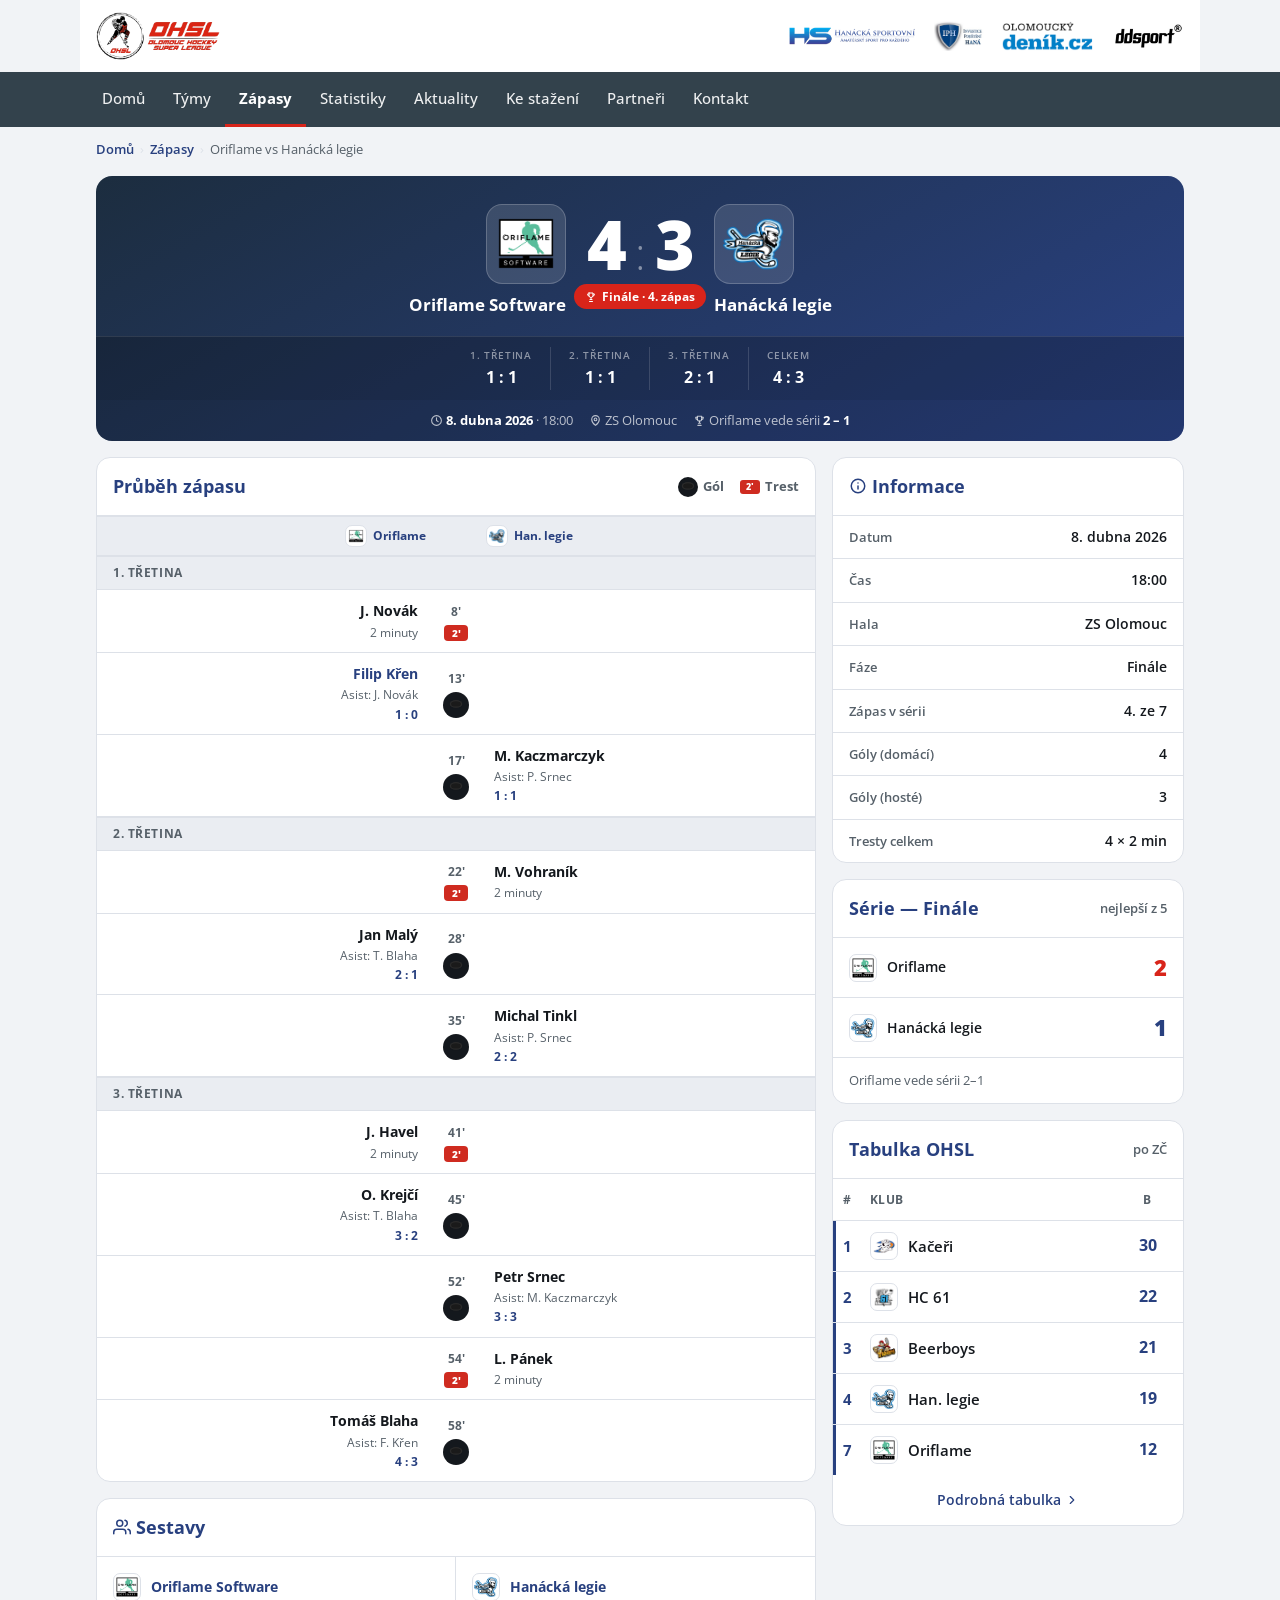
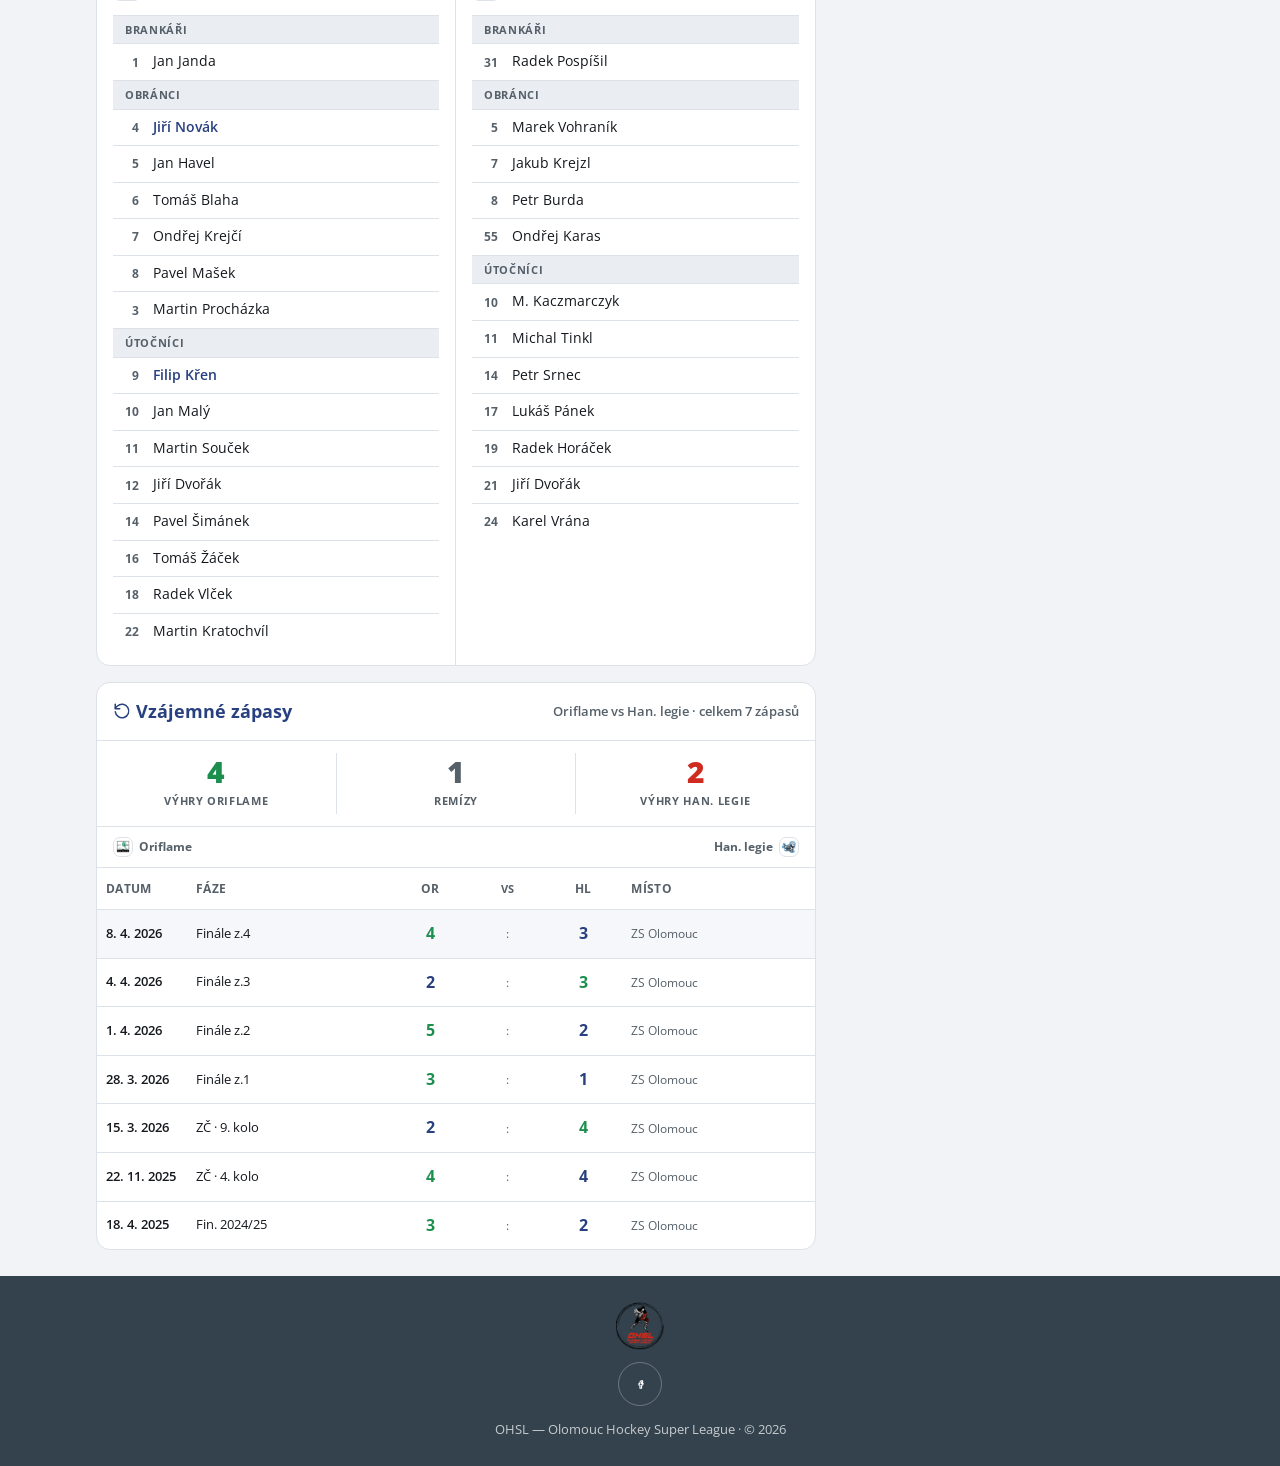
<file: zapas.html>
<!DOCTYPE html>
<html lang="cs">
<head>
<meta charset="utf-8">
<meta name="viewport" content="width=device-width, initial-scale=1">
<title>Oriflame vs Hanácká legie — Finále, 8. 4. 2026 — OHSL</title>
<link rel="icon" href="assets/img/ohsl-foot.png">
<link rel="preconnect" href="https://fonts.googleapis.com">
<link href="https://fonts.googleapis.com/css2?family=Open+Sans:wght@400;500;600;700&display=swap" rel="stylesheet">
<link rel="stylesheet" href="assets/css/styles.css?v=3">
</head>
<body>

<svg width="0" height="0" style="position:absolute" aria-hidden="true">
  <symbol id="i-chevron" viewBox="0 0 24 24"><path d="M9 6l6 6-6 6"/></symbol>
  <symbol id="i-menu"    viewBox="0 0 24 24"><path d="M4 7h16M4 12h16M4 17h16"/></symbol>
  <symbol id="i-facebook" viewBox="0 0 24 24"><path d="M14 8h2V5h-2a3 3 0 0 0-3 3v2H9v3h2v6h3v-6h2l1-3h-3V8a1 1 0 0 1 1-1z"/></symbol>
  <symbol id="i-trophy"  viewBox="0 0 24 24"><path d="M8 4h8v5a4 4 0 0 1-8 0V4z"/><path d="M8 6H5v1a3 3 0 0 0 3 3M16 6h3v1a3 3 0 0 1-3 3M10 17h4M9 21h6M12 13v4"/></symbol>
  <symbol id="i-pin"     viewBox="0 0 24 24"><path d="M12 21s7-5.2 7-11a7 7 0 1 0-14 0c0 5.8 7 11 7 11z"/><circle cx="12" cy="10" r="2.5"/></symbol>
  <symbol id="i-clock"   viewBox="0 0 24 24"><circle cx="12" cy="12" r="9"/><path d="M12 7v5l3 2"/></symbol>
  <symbol id="i-info"    viewBox="0 0 24 24"><circle cx="12" cy="12" r="9"/><path d="M12 8v.01M12 12v4"/></symbol>
  <symbol id="i-users"   viewBox="0 0 24 24"><path d="M17 21v-2a4 4 0 0 0-4-4H5a4 4 0 0 0-4 4v2"/><circle cx="9" cy="7" r="4"/><path d="M23 21v-2a4 4 0 0 0-3-3.87M16 3.13a4 4 0 0 1 0 7.75"/></symbol>
  <symbol id="i-history" viewBox="0 0 24 24"><path d="M3 3v6h6"/><path d="M3.05 13A9 9 0 1 0 6 5.3L3 8"/></symbol>
  <!-- Puk (hokejový kotouč) -->
  <symbol id="i-puck" viewBox="0 0 20 20">
    <ellipse cx="10" cy="10" rx="9" ry="5.5" fill="#14181d"/>
    <ellipse cx="10" cy="8.5" rx="9" ry="5.5" fill="#2a2a2a"/>
    <ellipse cx="10" cy="8.5" rx="7" ry="3.8" fill="#1a1a1a"/>
  </symbol>
</svg>

<header class="site-header">
  <a class="brand-logo" href="index.html"><img src="assets/img/ohsl-logo.png" alt="OHSL"></a>
  <div class="partners-inline">
    <img src="assets/img/partners/hanacka-sportovni.jpg" alt="Hanácká sportovní">
    <img src="assets/img/partners/iph.jpg" alt="IPH">
    <img src="assets/img/partners/olomoucky-denik.png" alt="Olomoucký deník.cz">
    <img src="assets/img/partners/ddsport.jpg" alt="ddsport">
  </div>
</header>

<nav class="mainnav">
  <div class="inner">
    <div class="nav-links" id="navLinks">
      <a href="index.html">Domů</a>
      <a href="tymy.html">Týmy</a>
      <a href="zapas.html" class="active">Zápasy</a>
      <a href="bodovani.html">Statistiky</a>
      <a href="#">Aktuality</a>
      <a href="#">Ke stažení</a>
      <a href="#">Partneři</a>
      <a href="#">Kontakt</a>
    </div>
    <button class="nav-toggle" id="navToggle" aria-label="Otevřít menu" aria-expanded="false">
      <svg class="icon"><use href="#i-menu"></use></svg>
    </button>
  </div>
</nav>

<main class="container">

  <nav class="breadcrumb">
    <a href="index.html">Domů</a><span class="sep">›</span>
    <a href="#">Zápasy</a><span class="sep">›</span>
    <span>Oriflame vs Hanácká legie</span>
  </nav>

  <!-- SCOREBOARD -->
  <div class="scoreboard">
    <div class="sb-inner">
      <div class="sb-team-home">
        <span class="sb-logo"><img src="assets/img/teams/oriflame-software.png" alt="Oriflame Software"></span>
        <span class="sb-name">Oriflame Software</span>
      </div>
      <div class="sb-center">
        <div class="sb-result">
          <span class="sb-score">4</span>
          <span class="sb-colon">:</span>
          <span class="sb-score">3</span>
        </div>
        <span class="sb-badge"><svg class="icon"><use href="#i-trophy"></use></svg> Finále · 4. zápas</span>
      </div>
      <div class="sb-team-away">
        <span class="sb-logo"><img src="assets/img/teams/hanacka-legie.png" alt="Hanácká legie"></span>
        <span class="sb-name">Hanácká legie</span>
      </div>
    </div>
    <div class="sb-periods-row">
      <div class="sb-period"><span class="pl">1. třetina</span><span class="pv">1 : 1</span></div>
      <div class="sb-period"><span class="pl">2. třetina</span><span class="pv">1 : 1</span></div>
      <div class="sb-period"><span class="pl">3. třetina</span><span class="pv">2 : 1</span></div>
      <div class="sb-period"><span class="pl">Celkem</span><span class="pv">4 : 3</span></div>
    </div>
    <div class="sb-meta">
      <span><svg class="icon"><use href="#i-clock"></use></svg> <strong>8. dubna 2026</strong> · 18:00</span>
      <span><svg class="icon"><use href="#i-pin"></use></svg> ZS Olomouc</span>
      <span><svg class="icon"><use href="#i-trophy"></use></svg> Oriflame vede sérii <strong>2 – 1</strong></span>
    </div>
  </div>

  <div class="row" style="margin-top:16px">

    <div class="col-md-8">
      <div class="vstack">

        <!-- PRŮBĚH ZÁPASU — kombinovaná osa -->
        <section class="panel" style="overflow:hidden">
          <div class="panel-head" style="border-bottom:2px solid var(--line)">
            <h2>Průběh zápasu</h2>
            <div style="display:flex;gap:16px;font-size:12.5px;font-weight:700;color:var(--mu)">
              <span style="display:flex;align-items:center;gap:5px">
                <span class="tl-icon" style="width:20px;height:20px;display:inline-grid;place-items:center;background:#14181d;border-radius:50%">
                  <svg width="12" height="12" viewBox="0 0 20 20"><use href="#i-puck"/></svg>
                </span> Gól
              </span>
              <span style="display:flex;align-items:center;gap:5px">
                <span class="tl-icon-pen" style="width:20px;height:14px;display:inline-grid;place-items:center;background:var(--loss);border-radius:3px;color:#fff;font-size:9px;font-weight:800">2'</span> Trest
              </span>
            </div>
          </div>

          <!-- Domácí / Hosté hlavička -->
          <div style="display:grid;grid-template-columns:1fr 60px 1fr;padding:8px 16px;background:var(--s2);border-bottom:1px solid var(--line)">
            <span style="font-size:12px;font-weight:700;color:var(--head);text-align:right;display:flex;align-items:center;justify-content:flex-end;gap:6px">
              <span class="tlogo" style="width:22px;height:22px"><img src="assets/img/teams/oriflame-software.png" alt="" style="width:18px;height:18px;object-fit:contain"></span>Oriflame
            </span>
            <span></span>
            <span style="font-size:12px;font-weight:700;color:var(--head);display:flex;align-items:center;gap:6px">
              <span class="tlogo" style="width:22px;height:22px"><img src="assets/img/teams/hanacka-legie.png" alt="" style="width:18px;height:18px;object-fit:contain"></span>Han. legie
            </span>
          </div>

          <!-- 1. TŘETINA -->
          <div class="tl-period">1. třetina</div>

          <!-- 8' Trest Novák (home) -->
          <div class="tl-row">
            <div class="tl-home">
              <span class="tl-player">J. Novák</span>
              <span class="tl-detail">2 minuty</span>
            </div>
            <div class="tl-center">
              <span class="tl-time">8'</span>
              <span class="tl-icon-pen">2'</span>
            </div>
            <div class="tl-away"></div>
          </div>

          <!-- 13' Gól Křen (home) 1:0 -->
          <div class="tl-row">
            <div class="tl-home">
              <span class="tl-player"><a href="hrac.html" style="color:var(--head);font-weight:700;text-decoration:none">Filip Křen</a></span>
              <span class="tl-detail">Asist: J. Novák</span>
              <span class="tl-state">1 : 0</span>
            </div>
            <div class="tl-center">
              <span class="tl-time">13'</span>
              <span class="tl-icon">
                <svg width="14" height="14" viewBox="0 0 20 20"><use href="#i-puck"/></svg>
              </span>
            </div>
            <div class="tl-away"></div>
          </div>

          <!-- 17' Gól Kaczmarczyk (away) 1:1 -->
          <div class="tl-row">
            <div class="tl-home"></div>
            <div class="tl-center">
              <span class="tl-time">17'</span>
              <span class="tl-icon">
                <svg width="14" height="14" viewBox="0 0 20 20"><use href="#i-puck"/></svg>
              </span>
            </div>
            <div class="tl-away">
              <span class="tl-player">M. Kaczmarczyk</span>
              <span class="tl-detail">Asist: P. Srnec</span>
              <span class="tl-state">1 : 1</span>
            </div>
          </div>

          <!-- 2. TŘETINA -->
          <div class="tl-period">2. třetina</div>

          <!-- 22' Trest Vohraník (away) -->
          <div class="tl-row">
            <div class="tl-home"></div>
            <div class="tl-center">
              <span class="tl-time">22'</span>
              <span class="tl-icon-pen">2'</span>
            </div>
            <div class="tl-away">
              <span class="tl-player">M. Vohraník</span>
              <span class="tl-detail">2 minuty</span>
            </div>
          </div>

          <!-- 28' Gól Malý (home) 2:1 -->
          <div class="tl-row">
            <div class="tl-home">
              <span class="tl-player">Jan Malý</span>
              <span class="tl-detail">Asist: T. Blaha</span>
              <span class="tl-state">2 : 1</span>
            </div>
            <div class="tl-center">
              <span class="tl-time">28'</span>
              <span class="tl-icon">
                <svg width="14" height="14" viewBox="0 0 20 20"><use href="#i-puck"/></svg>
              </span>
            </div>
            <div class="tl-away"></div>
          </div>

          <!-- 35' Gól Tinkl (away) 2:2 -->
          <div class="tl-row">
            <div class="tl-home"></div>
            <div class="tl-center">
              <span class="tl-time">35'</span>
              <span class="tl-icon">
                <svg width="14" height="14" viewBox="0 0 20 20"><use href="#i-puck"/></svg>
              </span>
            </div>
            <div class="tl-away">
              <span class="tl-player">Michal Tinkl</span>
              <span class="tl-detail">Asist: P. Srnec</span>
              <span class="tl-state">2 : 2</span>
            </div>
          </div>

          <!-- 3. TŘETINA -->
          <div class="tl-period">3. třetina</div>

          <!-- 41' Trest Havel (home) -->
          <div class="tl-row">
            <div class="tl-home">
              <span class="tl-player">J. Havel</span>
              <span class="tl-detail">2 minuty</span>
            </div>
            <div class="tl-center">
              <span class="tl-time">41'</span>
              <span class="tl-icon-pen">2'</span>
            </div>
            <div class="tl-away"></div>
          </div>

          <!-- 45' Gól Krejčí (home) 3:2 -->
          <div class="tl-row">
            <div class="tl-home">
              <span class="tl-player">O. Krejčí</span>
              <span class="tl-detail">Asist: T. Blaha</span>
              <span class="tl-state">3 : 2</span>
            </div>
            <div class="tl-center">
              <span class="tl-time">45'</span>
              <span class="tl-icon">
                <svg width="14" height="14" viewBox="0 0 20 20"><use href="#i-puck"/></svg>
              </span>
            </div>
            <div class="tl-away"></div>
          </div>

          <!-- 52' Gól Srnec (away) 3:3 -->
          <div class="tl-row">
            <div class="tl-home"></div>
            <div class="tl-center">
              <span class="tl-time">52'</span>
              <span class="tl-icon">
                <svg width="14" height="14" viewBox="0 0 20 20"><use href="#i-puck"/></svg>
              </span>
            </div>
            <div class="tl-away">
              <span class="tl-player">Petr Srnec</span>
              <span class="tl-detail">Asist: M. Kaczmarczyk</span>
              <span class="tl-state">3 : 3</span>
            </div>
          </div>

          <!-- 54' Trest Pánek (away) -->
          <div class="tl-row">
            <div class="tl-home"></div>
            <div class="tl-center">
              <span class="tl-time">54'</span>
              <span class="tl-icon-pen">2'</span>
            </div>
            <div class="tl-away">
              <span class="tl-player">L. Pánek</span>
              <span class="tl-detail">2 minuty</span>
            </div>
          </div>

          <!-- 58' Gól Blaha (home) 4:3 -->
          <div class="tl-row">
            <div class="tl-home">
              <span class="tl-player">Tomáš Blaha</span>
              <span class="tl-detail">Asist: F. Křen</span>
              <span class="tl-state">4 : 3</span>
            </div>
            <div class="tl-center">
              <span class="tl-time">58'</span>
              <span class="tl-icon">
                <svg width="14" height="14" viewBox="0 0 20 20"><use href="#i-puck"/></svg>
              </span>
            </div>
            <div class="tl-away"></div>
          </div>
        </section>

        <!-- SESTAVY — tabulkový formát -->
        <section class="panel">
          <div class="panel-head">
            <h2><svg class="icon"><use href="#i-users"></use></svg> Sestavy</h2>
          </div>
          <div class="lineup-wrap">

            <!-- ORIFLAME -->
            <div class="lineup-col">
              <div class="lineup-col-head">
                <span class="tlogo"><img src="assets/img/teams/oriflame-software.png" alt=""></span>
                Oriflame Software
              </div>
              <table class="lineup-table">
                <tbody>
                  <tr class="lineup-group"><td colspan="2">Brankáři</td></tr>
                  <tr><td class="jersey">1</td><td>Jan Janda</td></tr>
                  <tr class="lineup-group"><td colspan="2">Obránci</td></tr>
                  <tr><td class="jersey">4</td><td><a href="hrac.html">Jiří Novák</a></td></tr>
                  <tr><td class="jersey">5</td><td>Jan Havel</td></tr>
                  <tr><td class="jersey">6</td><td>Tomáš Blaha</td></tr>
                  <tr><td class="jersey">7</td><td>Ondřej Krejčí</td></tr>
                  <tr><td class="jersey">8</td><td>Pavel Mašek</td></tr>
                  <tr><td class="jersey">3</td><td>Martin Procházka</td></tr>
                  <tr class="lineup-group"><td colspan="2">Útočníci</td></tr>
                  <tr><td class="jersey">9</td><td><a href="hrac.html">Filip Křen</a></td></tr>
                  <tr><td class="jersey">10</td><td>Jan Malý</td></tr>
                  <tr><td class="jersey">11</td><td>Martin Souček</td></tr>
                  <tr><td class="jersey">12</td><td>Jiří Dvořák</td></tr>
                  <tr><td class="jersey">14</td><td>Pavel Šimánek</td></tr>
                  <tr><td class="jersey">16</td><td>Tomáš Žáček</td></tr>
                  <tr><td class="jersey">18</td><td>Radek Vlček</td></tr>
                  <tr><td class="jersey">22</td><td>Martin Kratochvíl</td></tr>
                </tbody>
              </table>
            </div>

            <!-- HANÁCKÁ LEGIE -->
            <div class="lineup-col">
              <div class="lineup-col-head">
                <span class="tlogo"><img src="assets/img/teams/hanacka-legie.png" alt=""></span>
                Hanácká legie
              </div>
              <table class="lineup-table">
                <tbody>
                  <tr class="lineup-group"><td colspan="2">Brankáři</td></tr>
                  <tr><td class="jersey">31</td><td>Radek Pospíšil</td></tr>
                  <tr class="lineup-group"><td colspan="2">Obránci</td></tr>
                  <tr><td class="jersey">5</td><td>Marek Vohraník</td></tr>
                  <tr><td class="jersey">7</td><td>Jakub Krejzl</td></tr>
                  <tr><td class="jersey">8</td><td>Petr Burda</td></tr>
                  <tr><td class="jersey">55</td><td>Ondřej Karas</td></tr>
                  <tr class="lineup-group"><td colspan="2">Útočníci</td></tr>
                  <tr><td class="jersey">10</td><td>M. Kaczmarczyk</td></tr>
                  <tr><td class="jersey">11</td><td>Michal Tinkl</td></tr>
                  <tr><td class="jersey">14</td><td>Petr Srnec</td></tr>
                  <tr><td class="jersey">17</td><td>Lukáš Pánek</td></tr>
                  <tr><td class="jersey">19</td><td>Radek Horáček</td></tr>
                  <tr><td class="jersey">21</td><td>Jiří Dvořák</td></tr>
                  <tr><td class="jersey">24</td><td>Karel Vrána</td></tr>
                </tbody>
              </table>
            </div>

          </div>
        </section>

        <!-- H2H — vzájemné zápasy -->
        <section class="panel">
          <div class="panel-head">
            <h2><svg class="icon"><use href="#i-history"></use></svg> Vzájemné zápasy</h2>
            <span class="hint">Oriflame vs Han. legie · celkem 7 zápasů</span>
          </div>

          <!-- Bilance -->
          <div class="h2h-summary">
            <div class="h2h-stat win">
              <span class="hs-val">4</span>
              <span class="hs-lbl">Výhry Oriflame</span>
            </div>
            <div class="h2h-divider"></div>
            <div class="h2h-stat draw">
              <span class="hs-val">1</span>
              <span class="hs-lbl">Remízy</span>
            </div>
            <div class="h2h-divider"></div>
            <div class="h2h-stat loss">
              <span class="hs-val">2</span>
              <span class="hs-lbl">Výhry Han. legie</span>
            </div>
          </div>

          <!-- Hlavičky týmů -->
          <div class="h2h-team-hd">
            <span style="display:flex;align-items:center;gap:6px"><span class="tlogo" style="width:20px;height:20px"><img src="assets/img/teams/oriflame-software.png" alt="" style="width:16px;height:16px;object-fit:contain"></span>Oriflame</span>
            <span style="display:flex;align-items:center;justify-content:flex-end;gap:6px">Han. legie<span class="tlogo" style="width:20px;height:20px"><img src="assets/img/teams/hanacka-legie.png" alt="" style="width:16px;height:16px;object-fit:contain"></span></span>
          </div>

          <!-- Historia zápasů -->
          <table class="stat-table">
            <thead>
              <tr>
                <th class="l" style="width:90px">Datum</th>
                <th class="l">Fáze</th>
                <th style="min-width:32px">OR</th>
                <th style="font-size:11px;color:var(--mu)">vs</th>
                <th style="min-width:32px">HL</th>
                <th class="l" style="font-size:12px;color:var(--mu)">Místo</th>
              </tr>
            </thead>
            <tbody>
              <tr style="background:rgba(40,64,127,.04)">
                <td class="l" style="font-size:12.5px;font-weight:600">8. 4. 2026</td>
                <td class="l" style="font-size:12.5px">Finále z.4</td>
                <td class="pts" style="color:var(--win)">4</td>
                <td style="color:var(--mu);font-size:12px">:</td>
                <td class="pts">3</td>
                <td class="l" style="font-size:12px;color:var(--mu)">ZS Olomouc</td>
              </tr>
              <tr>
                <td class="l" style="font-size:12.5px;font-weight:600">4. 4. 2026</td>
                <td class="l" style="font-size:12.5px">Finále z.3</td>
                <td class="pts">2</td>
                <td style="color:var(--mu);font-size:12px">:</td>
                <td class="pts" style="color:var(--win)">3</td>
                <td class="l" style="font-size:12px;color:var(--mu)">ZS Olomouc</td>
              </tr>
              <tr>
                <td class="l" style="font-size:12.5px;font-weight:600">1. 4. 2026</td>
                <td class="l" style="font-size:12.5px">Finále z.2</td>
                <td class="pts" style="color:var(--win)">5</td>
                <td style="color:var(--mu);font-size:12px">:</td>
                <td class="pts">2</td>
                <td class="l" style="font-size:12px;color:var(--mu)">ZS Olomouc</td>
              </tr>
              <tr>
                <td class="l" style="font-size:12.5px;font-weight:600">28. 3. 2026</td>
                <td class="l" style="font-size:12.5px">Finále z.1</td>
                <td class="pts" style="color:var(--win)">3</td>
                <td style="color:var(--mu);font-size:12px">:</td>
                <td class="pts">1</td>
                <td class="l" style="font-size:12px;color:var(--mu)">ZS Olomouc</td>
              </tr>
              <tr>
                <td class="l" style="font-size:12.5px;font-weight:600">15. 3. 2026</td>
                <td class="l" style="font-size:12.5px">ZČ · 9. kolo</td>
                <td class="pts">2</td>
                <td style="color:var(--mu);font-size:12px">:</td>
                <td class="pts" style="color:var(--win)">4</td>
                <td class="l" style="font-size:12px;color:var(--mu)">ZS Olomouc</td>
              </tr>
              <tr>
                <td class="l" style="font-size:12.5px;font-weight:600">22. 11. 2025</td>
                <td class="l" style="font-size:12.5px">ZČ · 4. kolo</td>
                <td class="pts" style="color:var(--win)">4</td>
                <td style="color:var(--mu);font-size:12px">:</td>
                <td class="pts">4</td>
                <td class="l" style="font-size:12px;color:var(--mu)">ZS Olomouc</td>
              </tr>
              <tr>
                <td class="l" style="font-size:12.5px;font-weight:600">18. 4. 2025</td>
                <td class="l" style="font-size:12.5px">Fin. 2024/25</td>
                <td class="pts" style="color:var(--win)">3</td>
                <td style="color:var(--mu);font-size:12px">:</td>
                <td class="pts">2</td>
                <td class="l" style="font-size:12px;color:var(--mu)">ZS Olomouc</td>
              </tr>
            </tbody>
          </table>
        </section>

      </div>
    </div>

    <!-- SIDEBAR -->
    <div class="col-md-4">
      <div class="vstack">

        <section class="panel">
          <div class="panel-head"><h2><svg class="icon"><use href="#i-info"></use></svg> Informace</h2></div>
          <ul class="info-list">
            <li><span class="il-label">Datum</span><span class="il-val">8. dubna 2026</span></li>
            <li><span class="il-label">Čas</span><span class="il-val">18:00</span></li>
            <li><span class="il-label">Hala</span><span class="il-val">ZS Olomouc</span></li>
            <li><span class="il-label">Fáze</span><span class="il-val">Finále</span></li>
            <li><span class="il-label">Zápas v sérii</span><span class="il-val">4. ze 7</span></li>
            <li><span class="il-label">Góly (domácí)</span><span class="il-val">4</span></li>
            <li><span class="il-label">Góly (hosté)</span><span class="il-val">3</span></li>
            <li><span class="il-label">Tresty celkem</span><span class="il-val">4 × 2 min</span></li>
          </ul>
        </section>

        <section class="panel">
          <div class="panel-head"><h2>Série — Finále</h2><span class="hint">nejlepší z 5</span></div>
          <div class="serie-row">
            <div class="serie-team"><span class="tlogo"><img src="assets/img/teams/oriflame-software.png" alt=""></span>Oriflame</div>
            <div class="serie-wins champ">2</div>
          </div>
          <div class="serie-row">
            <div class="serie-team"><span class="tlogo"><img src="assets/img/teams/hanacka-legie.png" alt=""></span>Hanácká legie</div>
            <div class="serie-wins">1</div>
          </div>
          <div class="panel-foot" style="text-align:left;font-size:13px;color:var(--mu)">Oriflame vede sérii 2–1</div>
        </section>

        <section class="panel">
          <div class="panel-head"><h2>Tabulka OHSL</h2><span class="hint">po ZČ</span></div>
          <table class="stat-table home-table">
            <thead><tr><th class="rank">#</th><th class="l">Klub</th><th>B</th></tr></thead>
            <tbody>
              <tr class="q"><td class="rank">1</td><td class="l"><span class="team-cell"><span class="tlogo"><img src="assets/img/teams/kaceri-litovel.png" alt=""></span>Kačeři</span></td><td class="pts">30</td></tr>
              <tr class="q"><td class="rank">2</td><td class="l"><span class="team-cell"><span class="tlogo"><img src="assets/img/teams/hc-61-olomouc.png" alt=""></span>HC 61</span></td><td class="pts">22</td></tr>
              <tr class="q"><td class="rank">3</td><td class="l"><span class="team-cell"><span class="tlogo"><img src="assets/img/teams/beerboys-prostejov.png" alt=""></span>Beerboys</span></td><td class="pts">21</td></tr>
              <tr class="q"><td class="rank">4</td><td class="l"><span class="team-cell"><span class="tlogo"><img src="assets/img/teams/hanacka-legie.png" alt=""></span>Han. legie</span></td><td class="pts">19</td></tr>
              <tr class="q"><td class="rank">7</td><td class="l"><span class="team-cell"><span class="tlogo"><img src="assets/img/teams/oriflame-software.png" alt=""></span>Oriflame</span></td><td class="pts">12</td></tr>
            </tbody>
          </table>
          <div class="panel-foot"><a href="tabulka.html">Podrobná tabulka <svg class="icon"><use href="#i-chevron"></use></svg></a></div>
        </section>

      </div>
    </div>

  </div>
</main>

<footer class="site-footer">
  <img src="assets/img/ohsl-foot.png" alt="OHSL">
  <div><a class="social" href="#" aria-label="Facebook"><svg class="icon"><use href="#i-facebook"></use></svg></a></div>
  OHSL — Olomouc Hockey Super League · © 2026
</footer>

<script>
  var t=document.getElementById('navToggle'),l=document.getElementById('navLinks');
  t.addEventListener('click',function(){var o=l.classList.toggle('open');t.setAttribute('aria-expanded',o?'true':'false');});
</script>
</body>
</html>
</file>
<file: assets/css/styles.css>
/* OHSL — redesign 2026. Sdílený stylopis (mobile-first).
   Rozložení staví na 12sloupcovém gridu (.row / .col-* / .col-md-*),
   konvence odpovídá Bootstrapu, takže je přenositelné do Nette + Latte. */

:root {
  --bg:#f1f3f6;
  --s1:#ffffff;
  --s2:#eaedf2;
  --line:#dde1e8;
  --tx:#14181d;
  --mu:#566069;
  --nav:#33424c;
  --brand:#d8241a;
  --brand-dk:#b51d14;
  --head:#28407f;
  --win:#1c8f4e;
  --loss:#cf2b20;
  --radius:14px;
  --maxw:1120px;
  --gap:16px;
}

* { box-sizing:border-box; }
html { scroll-behavior:smooth; }
body {
  margin:0; background:var(--bg); color:var(--tx);
  font-family:'Open Sans', system-ui, -apple-system, 'Segoe UI', Roboto, sans-serif;
  font-size:16px; line-height:1.6; -webkit-font-smoothing:antialiased;
}
a { color:var(--head); text-decoration:none; }
img { display:block; }
.icon { width:1em; height:1em; fill:none; stroke:currentColor; stroke-width:2; stroke-linecap:round; stroke-linejoin:round; vertical-align:-2px; }

/* =====================  12SLOUPCOVÝ GRID  ===================== */
.container { max-width:var(--maxw); margin:0 auto; padding:0 16px; }
.row { display:grid; grid-template-columns:repeat(12, 1fr); gap:var(--gap); }
[class*="col-"] { grid-column:1 / -1; }          /* xs = plná šířka */
.col-6 { grid-column:span 6; }
.vstack { display:flex; flex-direction:column; gap:var(--gap); }
@media (min-width:768px) {
  .col-md-3 { grid-column:span 3; }
  .col-md-4 { grid-column:span 4; }
  .col-md-6 { grid-column:span 6; }
  .col-md-8 { grid-column:span 8; }
  .col-md-12 { grid-column:span 12; }
}

/* ---- Hlavička ---- */
.site-header { background:#fff; display:flex; align-items:center; justify-content:space-between; gap:16px; padding:12px 16px; max-width:var(--maxw); margin:0 auto; }
.brand-logo img { height:48px; width:auto; }
.partners-inline { display:none; gap:18px; align-items:center; }
.partners-inline img { height:30px; width:auto; max-width:128px; object-fit:contain; }

/* ---- Navigace ---- */
.mainnav { background:var(--nav); position:sticky; top:0; z-index:20; }
.mainnav .inner { max-width:var(--maxw); margin:0 auto; display:flex; align-items:center; padding:0 8px; }
.nav-links { display:none; flex-wrap:wrap; }
.nav-links a { color:rgba(255,255,255,.92); font-size:15px; font-weight:500; padding:14px 14px; border-bottom:3px solid transparent; transition:.18s; }
.nav-links a:hover { background:rgba(255,255,255,.08); }
.nav-links a.active { color:#fff; border-color:var(--brand); font-weight:700; }
.nav-toggle { margin-left:auto; background:transparent; border:0; color:#fff; width:46px; height:48px; font-size:24px; cursor:pointer; display:inline-grid; place-items:center; }

main { padding-bottom:24px; }

/* ---- Hero carousel ---- */
.hero { position:relative; border-radius:16px; overflow:hidden; margin:16px 0 4px; background:#11161c; }
.hero-track { display:flex; transition:transform .55s cubic-bezier(.4,0,.2,1); }
.hero-track img { min-width:100%; width:100%; height:300px; object-fit:cover; object-position:center; display:block; }
.hero .overlay { position:absolute; inset:0; background:linear-gradient(180deg, rgba(17,22,28,.15) 0%, rgba(17,22,28,0) 35%, rgba(17,22,28,.85) 100%); pointer-events:none; }
.hero-pill { position:absolute; top:14px; left:16px; z-index:3; background:var(--brand); color:#fff; font-weight:700; font-size:13px; padding:6px 13px; border-radius:8px; }
.hero .content { position:absolute; left:0; right:0; bottom:0; padding:16px 18px; display:flex; align-items:flex-end; justify-content:space-between; gap:14px; z-index:3; }
.hero .cta { display:flex; gap:10px; flex-wrap:wrap; }
.hero-arrow { position:absolute; top:50%; transform:translateY(-50%); z-index:3; width:40px; height:40px; border-radius:50%; border:0; background:rgba(0,0,0,.4); color:#fff; font-size:22px; cursor:pointer; display:grid; place-items:center; transition:.18s; }
.hero-arrow:hover { background:rgba(0,0,0,.6); }
.hero-arrow.prev { left:12px; } .hero-arrow.next { right:12px; }
.hero-dots { display:flex; gap:7px; align-items:center; }
.hero-dots button { width:9px; height:9px; padding:0; border:0; border-radius:50%; background:rgba(255,255,255,.55); cursor:pointer; transition:.2s; }
.hero-dots button.active { background:#fff; width:22px; border-radius:5px; }

.btn { font:inherit; font-weight:700; font-size:14px; padding:10px 18px; border-radius:10px; cursor:pointer; border:0; display:inline-flex; align-items:center; gap:7px; text-decoration:none; transition:.18s; }
.btn-primary { background:var(--brand); color:#fff; }
.btn-primary:hover { background:var(--brand-dk); }
.btn-ghost { background:rgba(255,255,255,.16); color:#fff; border:1px solid rgba(255,255,255,.4); }
.btn-ghost:hover { background:rgba(255,255,255,.28); }
.btn:active { transform:translateY(1px); }

/* ---- Logo dlaždice týmu ---- */
.tlogo { width:28px; height:28px; border-radius:7px; background:#fff; border:1px solid var(--line); display:inline-grid; place-items:center; overflow:hidden; flex-shrink:0; }
.tlogo img { width:100%; height:100%; object-fit:contain; padding:1px; }

/* ---- Modul Zápasy (taby) ---- */
.matches-module { background:var(--s1); border:1px solid var(--line); border-radius:14px; overflow:hidden; }
.mm-head { display:flex; align-items:center; justify-content:space-between; border-bottom:1px solid var(--line); padding-right:16px; }
.mm-tabs { display:flex; padding-left:8px; }
.mm-tabs button { font:inherit; font-weight:700; font-size:15px; padding:14px 14px; background:transparent; border:0; color:var(--mu); cursor:pointer; border-bottom:3px solid transparent; margin-bottom:-1px; transition:.18s; }
.mm-tabs button:hover { color:var(--tx); }
.mm-tabs button.active { color:var(--head); border-color:var(--brand); }
.mm-head .all { font-size:13px; font-weight:600; white-space:nowrap; }
.mm-body { padding:0; }
.mm-pane { display:none; }
.mm-pane.active { display:block; }

/* carousel výsledků / programu — vše na jednom řádku */
.mm-carousel { position:relative; }
.car-track { display:flex; gap:12px; overflow-x:auto; scroll-snap-type:x mandatory; scroll-behavior:smooth; padding:2px 0 8px; }
.car-track::-webkit-scrollbar { height:7px; }
.car-track::-webkit-scrollbar-thumb { background:var(--line); border-radius:4px; }
.car-track > * { flex:0 0 auto; scroll-snap-align:start; }
.car-track .result-card { width:230px; }
.car-track .match-card { width:248px; }
.car-more { width:150px; display:flex; flex-direction:column; align-items:center; justify-content:center; gap:9px; background:var(--s2); border:1px dashed #c2cad4; border-radius:12px; color:var(--head); font-weight:700; font-size:14px; text-align:center; text-decoration:none; }
.car-more:hover { background:#e3e7ef; }
.car-more .circle { width:36px; height:36px; border-radius:50%; background:#fff; display:grid; place-items:center; color:var(--brand); }
.car-arrow { position:absolute; top:44%; transform:translateY(-50%); z-index:4; width:34px; height:34px; border-radius:50%; border:1px solid var(--line); background:#fff; color:var(--tx); cursor:pointer; display:grid; place-items:center; box-shadow:0 2px 8px rgba(20,24,29,.14); transition:.18s; }
.car-arrow:hover { background:var(--s2); }
.car-arrow.prev { left:-4px; } .car-arrow.next { right:-4px; }
@media (max-width:759px) { .car-arrow { display:none; } }

/* ---- Řádkový seznam zápasů (výsledky + program) ---- */
.matches-list { display:flex; flex-direction:column; }
.match-row { display:grid; align-items:center; gap:8px; padding:9px 16px; border-bottom:1px solid var(--line); text-decoration:none; color:var(--tx); transition:.15s; }
.match-row:hover { background:var(--s2); }
.res-row { grid-template-columns:1fr auto 1fr; grid-template-rows:auto auto; row-gap:2px; }
.res-row > .mr-date   { grid-column:2; grid-row:1; text-align:center; }
.res-row > .mr-home   { grid-column:1; grid-row:2; }
.res-row > .mr-scores { grid-column:2; grid-row:2; }
.res-row > .mr-away   { grid-column:3; grid-row:2; }
.prog-row { grid-template-columns:1fr auto 1fr; }

.mr-home { display:flex; align-items:center; justify-content:flex-end; gap:8px; }
.mr-away { display:flex; align-items:center; justify-content:flex-start; gap:8px; }
.mr-name { font-weight:600; font-size:14px; }

.mr-date { font-size:11px; color:var(--mu); font-weight:600; white-space:nowrap; }
.mr-scores { display:flex; align-items:center; justify-content:center; gap:6px; }
.mr-score { display:inline-flex; align-items:center; justify-content:center; min-width:28px; height:28px; background:var(--nav); color:#fff; font-weight:700; font-size:15px; border-radius:6px; font-variant-numeric:tabular-nums; padding:0 5px; }
.mr-periods { font-size:11.5px; color:var(--mu); white-space:nowrap; }

.prog-row .mr-center { display:flex; flex-direction:column; align-items:center; gap:3px; min-width:100px; }
.p-venue { font-size:11px; font-weight:700; background:var(--s2); border:1px solid var(--line); border-radius:5px; padding:2px 7px; color:var(--mu); letter-spacing:.05em; }
.p-datetime { display:flex; align-items:center; gap:6px; }
.p-date { font-weight:700; font-size:13px; color:var(--head); font-variant-numeric:tabular-nums; }
.p-time { font-size:12px; color:var(--mu); font-variant-numeric:tabular-nums; }

.matches-more { display:flex; align-items:center; justify-content:center; gap:6px; padding:12px 16px; font-size:14px; font-weight:700; color:var(--head); border-top:1px solid var(--line); text-decoration:none; transition:.15s; }
.matches-more:hover { background:var(--s2); }

@media (max-width:480px) {
  .res-row { gap:5px; padding:8px 10px; }
  .prog-row { padding:8px 10px; }
  .mr-name { font-size:12.5px; max-width:80px; white-space:nowrap; overflow:hidden; text-overflow:ellipsis; }
  .mr-periods { display:none; }
  .mr-date { display:none; }
}

.result-card { min-width:0; background:var(--s1); border:1px solid var(--line); border-radius:12px; padding:13px 15px; }
.result-card .meta { font-size:12.5px; color:var(--mu); margin-bottom:10px; display:flex; align-items:center; gap:6px; font-weight:600; }
.result-row { display:flex; align-items:center; justify-content:space-between; gap:8px; padding:4px 0; font-size:15px; }
.result-row .team { display:flex; align-items:center; gap:9px; font-weight:600; }
.result-row.loser { color:var(--mu); } .result-row.loser .team { font-weight:500; }
.result-row .score { font-weight:700; font-size:18px; font-variant-numeric:tabular-nums; }

.matches-grid { display:grid; grid-template-columns:repeat(auto-fit, minmax(240px,1fr)); gap:13px; }
.match-card { background:var(--s1); border:1px solid var(--line); border-radius:13px; padding:13px 15px; transition:.18s; }
.match-card:hover { border-color:#c6cdd6; box-shadow:0 3px 12px rgba(20,24,29,.06); }
.mc-top { display:flex; align-items:center; justify-content:space-between; padding-bottom:10px; margin-bottom:4px; border-bottom:1px solid var(--line); }
.mc-top .when { font-weight:700; color:var(--head); font-size:14px; font-variant-numeric:tabular-nums; }
.mc-top .time { font-size:13.5px; color:var(--mu); font-variant-numeric:tabular-nums; display:flex; align-items:center; gap:5px; }
.mc-team { display:flex; align-items:center; gap:12px; padding:7px 0; }
.mc-team .tlogo { width:34px; height:34px; border-radius:9px; }
.mc-team .name { font-weight:600; font-size:15.5px; }
.mc-foot { margin-top:6px; padding-top:10px; border-top:1px solid var(--line); font-size:12.5px; color:var(--mu); display:flex; align-items:center; gap:6px; }

/* ---- Panely se statistikami ---- */
.panel { background:var(--s1); border:1px solid var(--line); border-radius:var(--radius); overflow:hidden; }
.panel-head { display:flex; align-items:center; justify-content:space-between; padding:14px 16px; border-bottom:1px solid var(--line); }
.panel-head h2 { color:var(--head); font-size:18px; font-weight:700; margin:0; }
.panel-head .hint { font-size:12.5px; color:var(--mu); font-weight:600; }
.panel-foot { padding:12px 16px; text-align:center; }
.panel-foot a { font-size:14px; font-weight:600; display:inline-flex; align-items:center; gap:4px; }

.stat-table { width:100%; border-collapse:collapse; font-size:15px; }
.stat-table td, .stat-table th { padding:11px 9px; border-bottom:1px solid var(--line); font-variant-numeric:tabular-nums; text-align:center; }
.stat-table thead th { font-size:12px; color:var(--mu); text-transform:uppercase; letter-spacing:.03em; }
.stat-table tr:last-child td { border-bottom:0; }
.stat-table tbody tr:hover { background:var(--s2); }
.stat-table .l { text-align:left; }
.stat-table .rank { color:var(--mu); width:28px; font-weight:700; }
.stat-table .pts { font-weight:700; color:var(--head); font-size:16px; }
.team-cell { display:flex; align-items:center; gap:10px; font-weight:600; }
.stat-table tr.q .rank { color:var(--head); box-shadow:inset 3px 0 0 var(--head); }
.stat-table tr.rel .rank { color:var(--loss); box-shadow:inset 3px 0 0 var(--loss); }

/* ---- Aktuality v hlavním sloupci ---- */
.article { display:block; padding:16px; border-bottom:1px solid var(--line); }
.article:last-child { border-bottom:0; }
.article:hover { background:var(--s2); }
.article .date { font-size:12px; color:var(--mu); font-weight:600; }
.article h3 { font-size:17px; color:var(--head); margin:5px 0 7px; font-weight:700; line-height:1.35; }
.article p { font-size:14px; color:#3b434c; margin:0 0 8px; line-height:1.55; display:-webkit-box; -webkit-line-clamp:2; -webkit-box-orient:vertical; overflow:hidden; }
.article .more { font-size:13px; font-weight:700; color:var(--brand); display:inline-flex; align-items:center; gap:4px; }

/* ---- Sidebar bloky ---- */
.aside-block { background:var(--s1); border:1px solid var(--line); border-radius:14px; overflow:hidden; }
.ab-head { display:flex; align-items:center; justify-content:space-between; padding:14px 16px; border-bottom:1px solid var(--line); }
.ab-head h2 { margin:0; color:var(--head); font-size:18px; font-weight:700; }
.ab-head a { font-size:13px; font-weight:600; }
.news-item { display:block; padding:13px 16px; border-bottom:1px solid var(--line); }
.news-item:last-child { border-bottom:0; }
.news-item:hover { background:var(--s2); }
.news-item .date { font-size:12px; color:var(--mu); font-weight:600; }
.news-item h3 { margin:4px 0 5px; font-size:15.5px; color:var(--head); font-weight:700; line-height:1.35; }
.news-item p { margin:0; font-size:13px; color:#3b434c; line-height:1.5; display:-webkit-box; -webkit-line-clamp:2; -webkit-box-orient:vertical; overflow:hidden; }
.partners-grid { display:grid; grid-template-columns:1fr 1fr; gap:10px; padding:14px 16px; }
.partner { background:#fff; border:1px solid var(--line); border-radius:10px; height:58px; display:grid; place-items:center; padding:9px; }
.partner img { max-width:100%; max-height:100%; object-fit:contain; filter:grayscale(1); opacity:.72; transition:.2s; }
.partner:hover img { filter:none; opacity:1; }

/* ---- Patička ---- */
.site-footer { background:var(--nav); color:rgba(255,255,255,.72); text-align:center; padding:26px 16px; margin-top:26px; font-size:13px; }
.site-footer img { height:48px; margin:0 auto 12px; }
.site-footer .social { width:44px; height:44px; border-radius:50%; border:1px solid rgba(255,255,255,.28); display:inline-grid; place-items:center; color:#fff; margin-bottom:13px; }

/* =====================  SCOREBOARD — detail zápasu  ===================== */
.scoreboard { background:linear-gradient(150deg,#1c2d3f 0%,#2a4285 100%); border-radius:16px; margin:16px 0 0; overflow:hidden; }
.sb-inner { display:grid; grid-template-columns:1fr auto 1fr; align-items:center; gap:8px; padding:28px 20px 20px; }
.sb-team-home { display:flex; flex-direction:column; align-items:flex-end; gap:10px; text-align:right; }
.sb-team-away { display:flex; flex-direction:column; align-items:flex-start; gap:10px; text-align:left; }
.sb-logo { width:80px; height:80px; border-radius:16px; background:rgba(255,255,255,.13); border:1px solid rgba(255,255,255,.2); display:grid; place-items:center; flex-shrink:0; }
.sb-logo img { width:62px; height:62px; object-fit:contain; }
.sb-name { color:#fff; font-size:17px; font-weight:700; line-height:1.3; }
.sb-center { display:flex; flex-direction:column; align-items:center; gap:6px; flex-shrink:0; }
.sb-result { display:flex; align-items:baseline; gap:10px; }
.sb-score { color:#fff; font-size:68px; font-weight:800; font-variant-numeric:tabular-nums; line-height:1; letter-spacing:-2px; }
.sb-colon { color:rgba(255,255,255,.45); font-size:44px; font-weight:300; line-height:1; }
.sb-periods-row { display:flex; align-items:center; justify-content:center; background:rgba(0,0,0,.22); border-top:1px solid rgba(255,255,255,.1); padding:10px 0; }
.sb-period { display:flex; flex-direction:column; align-items:center; gap:2px; padding:0 18px; border-right:1px solid rgba(255,255,255,.14); }
.sb-period:last-child { border-right:0; }
.sb-period .pl { font-size:10px; color:rgba(255,255,255,.5); text-transform:uppercase; letter-spacing:.08em; font-weight:600; }
.sb-period .pv { font-size:16px; font-weight:700; color:#fff; font-variant-numeric:tabular-nums; }
.sb-meta { display:flex; align-items:center; justify-content:center; gap:16px; flex-wrap:wrap; padding:10px 20px; background:rgba(0,0,0,.16); font-size:13px; color:rgba(255,255,255,.7); }
.sb-meta strong { color:#fff; }
.sb-badge { display:inline-flex; align-items:center; gap:5px; padding:3px 11px; background:var(--brand); color:#fff; font-size:12px; font-weight:700; border-radius:20px; }

/* ---- Průběh zápasu — události (góly/tresty) ---- */
.ev-tabs { display:flex; padding-left:8px; }
.ev-tab { font:inherit; background:transparent; border:0; padding:13px 14px; font-size:15px; font-weight:700; color:var(--mu); cursor:pointer; border-bottom:3px solid transparent; margin-bottom:-1px; transition:.16s; }
.ev-tab.active { color:var(--head); border-color:var(--brand); }
.ev-pane { display:none; }
.ev-pane.active { display:block; }
.ev-period-head { background:var(--s2); padding:7px 16px; font-size:11.5px; font-weight:700; color:var(--mu); text-transform:uppercase; letter-spacing:.05em; border-bottom:1px solid var(--line); }
.ev-row { display:grid; grid-template-columns:1fr 52px 1fr; align-items:center; gap:6px; padding:10px 16px; border-bottom:1px solid var(--line); }
.ev-row:last-child { border-bottom:0; }
.ev-home { text-align:right; }
.ev-away { text-align:left; }
.ev-time { text-align:center; font-size:13px; font-weight:700; color:var(--mu); font-variant-numeric:tabular-nums; white-space:nowrap; }
.ev-scorer { font-size:14px; font-weight:700; color:var(--tx); display:block; }
.ev-assist { font-size:12.5px; color:var(--mu); display:block; }
.ev-state { font-size:12px; font-weight:700; color:var(--head); display:block; }
.ev-penalty { font-size:13.5px; font-weight:600; }
.ev-pmin { display:inline-flex; align-items:center; justify-content:center; background:var(--loss); color:#fff; font-size:11px; font-weight:700; border-radius:5px; padding:1px 6px; margin-left:5px; }

/* ---- Sestavy ---- */
.lineup-wrap { display:grid; grid-template-columns:1fr 1fr; }
.lineup-col { padding:16px; }
.lineup-col:first-child { border-right:1px solid var(--line); }
.lineup-col-head { display:flex; align-items:center; gap:10px; font-size:14px; font-weight:700; color:var(--head); margin:0 0 14px; }
.lineup-pos { font-size:11px; font-weight:700; text-transform:uppercase; letter-spacing:.06em; color:var(--mu); margin:10px 0 3px; }
.lineup-pos:first-of-type { margin-top:0; }
.lineup-name { font-size:14px; padding:3px 0; }
.lineup-name a { color:inherit; text-decoration:none; }
.lineup-name a:hover { color:var(--head); }

/* ---- Zápas info sidebar ---- */
.info-list { list-style:none; margin:0; padding:0; }
.info-list li { display:flex; align-items:baseline; justify-content:space-between; gap:12px; padding:10px 16px; border-bottom:1px solid var(--line); font-size:14px; }
.info-list li:last-child { border-bottom:0; }
.il-label { color:var(--mu); font-size:12.5px; font-weight:600; flex-shrink:0; }
.il-val { font-weight:600; text-align:right; }
.serie-row { display:flex; align-items:center; justify-content:space-between; padding:12px 16px; border-bottom:1px solid var(--line); }
.serie-row:last-child { border-bottom:0; }
.serie-team { display:flex; align-items:center; gap:10px; font-weight:600; font-size:14px; }
.serie-wins { font-size:22px; font-weight:800; font-variant-numeric:tabular-nums; color:var(--head); }
.serie-wins.champ { color:var(--brand); }

/* =====================  STRÁNKOVÝ HEADER + FILTRY  ===================== */
.page-hd { background:var(--s1); border:1px solid var(--line); border-radius:14px; padding:16px 20px; margin:16px 0; display:flex; align-items:center; justify-content:space-between; gap:12px; flex-wrap:wrap; }
.page-hd h1 { margin:0; font-size:21px; font-weight:800; color:var(--head); }
.page-hd .sub { font-size:13px; color:var(--mu); }
.season-select { display:flex; align-items:center; gap:7px; background:var(--s2); border:1px solid var(--line); border-radius:8px; padding:6px 12px; font:inherit; font-size:13.5px; font-weight:600; color:var(--tx); cursor:pointer; }
.filter-bar { display:flex; gap:8px; align-items:center; flex-wrap:wrap; padding:12px 16px; border-bottom:1px solid var(--line); }
.filter-label { font-size:12px; color:var(--mu); font-weight:600; }
.filter-btn { font:inherit; font-size:13px; font-weight:600; padding:5px 12px; border:1px solid var(--line); border-radius:20px; background:#fff; color:var(--mu); cursor:pointer; transition:.14s; }
.filter-btn.active, .filter-btn:hover { border-color:var(--head); color:var(--head); background:rgba(40,64,127,.06); }

/* Tabulka — rozšířené sloupce */
.stat-table th.num, .stat-table td.num { width:36px; }
.stat-table td.score { font-size:13px; color:var(--mu); }
.form-dots { display:flex; gap:3px; }
.form-dot { width:18px; height:18px; border-radius:50%; font-size:10px; font-weight:700; color:#fff; display:grid; place-items:center; }
.form-dot.w { background:var(--win); }
.form-dot.l { background:var(--loss); }
.form-dot.d { background:var(--mu); }

/* =====================  TÝMY — přehled  ===================== */
.teams-grid { display:grid; grid-template-columns:repeat(auto-fill,minmax(150px,1fr)); gap:14px; }
.team-card { background:var(--s1); border:1px solid var(--line); border-radius:14px; padding:20px 14px 16px; text-align:center; text-decoration:none; color:var(--tx); transition:.2s; display:block; }
.team-card:hover { border-color:var(--head); box-shadow:0 4px 20px rgba(40,64,127,.11); transform:translateY(-2px); }
.tc-logo { width:72px; height:72px; margin:0 auto 12px; border-radius:13px; background:#fff; border:1px solid var(--line); display:grid; place-items:center; }
.tc-logo img { width:58px; height:58px; object-fit:contain; }
.tc-name { font-weight:700; font-size:13px; color:var(--head); line-height:1.35; }
.tc-meta { font-size:12px; color:var(--mu); margin-top:4px; display:flex; align-items:center; justify-content:center; gap:5px; }
.tc-rank { font-weight:700; color:var(--head); }
.tc-pts { color:var(--mu); }

/* ---- Soupiska týmu ---- */
.roster-hd { background:linear-gradient(150deg,#1c2d3f 0%,#2a4285 100%); border-radius:14px; padding:22px 20px; display:flex; align-items:center; gap:18px; margin:16px 0 0; }
.roster-hd .rh-logo { width:76px; height:76px; border-radius:15px; background:rgba(255,255,255,.14); border:1px solid rgba(255,255,255,.22); display:grid; place-items:center; flex-shrink:0; }
.roster-hd .rh-logo img { width:60px; height:60px; object-fit:contain; }
.roster-hd h1 { color:#fff; font-size:21px; font-weight:800; margin:0 0 5px; }
.roster-hd .rh-meta { color:rgba(255,255,255,.68); font-size:13px; }
.roster-pos-head { background:var(--s2); padding:7px 16px; font-size:11.5px; font-weight:700; color:var(--mu); text-transform:uppercase; letter-spacing:.05em; border-top:1px solid var(--line); }
.stat-table .jersey { color:var(--mu); font-size:13px; width:32px; }
.stat-table a { color:var(--head); font-weight:700; }

/* =====================  ROZCESTNÍK  ===================== */
.proto-hero { background:linear-gradient(150deg,#1c2d3f 0%,#2a4285 100%); border-radius:16px; padding:30px 26px; margin:16px 0 0; display:flex; align-items:center; gap:20px; }
.proto-hero img { height:52px; }
.ph-text h1 { color:#fff; font-size:24px; font-weight:800; margin:0 0 5px; }
.ph-text p { color:rgba(255,255,255,.7); font-size:14px; margin:0; }
.proto-grid { display:grid; grid-template-columns:repeat(auto-fill,minmax(260px,1fr)); gap:18px; margin-top:20px; }
.proto-card { background:var(--s1); border:1px solid var(--line); border-radius:16px; overflow:hidden; text-decoration:none; color:var(--tx); transition:.22s; display:flex; flex-direction:column; }
.proto-card:hover { border-color:var(--head); box-shadow:0 6px 28px rgba(40,64,127,.13); transform:translateY(-3px); }
.pc-cover { height:110px; display:flex; align-items:center; justify-content:center; }
.pc-body { padding:16px; flex:1; }
.pc-status { display:inline-flex; align-items:center; gap:4px; font-size:11.5px; font-weight:700; padding:3px 9px; border-radius:20px; margin-bottom:8px; }
.pc-status.done { background:#e8f5ee; color:#1c8f4e; }
.pc-status.next { background:#fff3cd; color:#9a6c00; }
.pc-title { font-size:16px; font-weight:800; color:var(--head); margin:0 0 5px; }
.pc-desc { font-size:13px; color:var(--mu); margin:0; line-height:1.5; }
.pc-foot { display:flex; align-items:center; justify-content:flex-end; padding:10px 16px; border-top:1px solid var(--line); font-size:13px; font-weight:700; color:var(--head); gap:4px; }

/* =====================  TABLET / DESKTOP  ===================== */
@media (min-width:760px) {
  .partners-inline { display:flex; }
  .nav-links { display:flex; }
  .nav-toggle { display:none; }
  .hero-track img { height:330px; }
}
/* ---- Drobečková navigace ---- */
.breadcrumb { display:flex; align-items:center; gap:6px; font-size:13px; color:var(--mu); padding:12px 0 0; flex-wrap:wrap; }
.breadcrumb a { color:var(--head); font-weight:600; text-decoration:none; }
.breadcrumb a:hover { text-decoration:underline; }
.breadcrumb .sep { color:var(--line); }

@media (max-width:759px) {
  .nav-links.open { display:flex; flex-direction:column; width:100%; padding-bottom:6px; }
  .nav-links.open a { width:100%; border-bottom:1px solid rgba(255,255,255,.1); }
  .mainnav .inner { flex-wrap:wrap; }
  .hero-track img { height:200px; }
  .hero .content { padding:12px 14px; }
  .hero-arrow { width:34px; height:34px; font-size:19px; }
  /* Scoreboard */
  .sb-inner { padding:18px 12px 14px; gap:4px; }
  .sb-score { font-size:46px; letter-spacing:-1px; }
  .sb-colon { font-size:32px; }
  .sb-logo { width:60px; height:60px; }
  .sb-logo img { width:46px; height:46px; }
  .sb-name { font-size:13px; }
  .sb-period { padding:0 10px; }
  .sb-meta { gap:10px; font-size:12px; }
  /* Events */
  .ev-row { grid-template-columns:1fr 42px 1fr; padding:8px 12px; gap:4px; }
  .ev-scorer { font-size:13px; }
  .ev-assist { font-size:11.5px; }
  /* Sestavy */
  .lineup-wrap { grid-template-columns:1fr; }
  .lineup-col:first-child { border-right:0; border-bottom:1px solid var(--line); }
  /* Týmy */
  .teams-grid { grid-template-columns:repeat(auto-fill,minmax(130px,1fr)); gap:10px; }
  .tc-logo { width:60px; height:60px; }
  .tc-logo img { width:48px; height:48px; }
  /* Rozcestník */
  .proto-hero { flex-direction:column; align-items:flex-start; padding:20px 16px; gap:12px; }
  .ph-text h1 { font-size:19px; }
  .proto-grid { grid-template-columns:1fr; }
  /* Soupiska */
  .roster-hd { padding:16px; gap:14px; }
  .roster-hd h1 { font-size:17px; }
  .stat-table { font-size:13px; }
  .stat-table td, .stat-table th { padding:8px 5px; }
  /* Timeline */
  .tl-row { grid-template-columns:1fr 48px 1fr; padding:8px 10px; gap:4px; }
  .tl-player { font-size:13px; }
  .tl-detail { font-size:11px; }
  /* H2H */
  .h2h-stat .hs-val { font-size:22px; }
  /* Player card */
  .player-card { padding:18px 14px; gap:12px; }
  .player-avatar { width:56px; height:56px; font-size:22px; }
  .player-info .pi-name { font-size:18px; }
  .ps-box .psb-val { font-size:20px; }
  /* Sestavy tabulka */
  .lineup-table tr td, .lineup-table .lineup-group td { padding:6px 8px; }
  /* Všechny tabulky (kromě standings-table a home-table) — na mobilu jen logo, bez názvu */
  .stat-table .team-cell { gap:0; font-size:0; }
  .stat-table .team-cell .tlogo { display:inline-flex; }
  .standings-table .team-cell, .home-table .team-cell { gap:8px; font-size:inherit; }
  .standings-table .team-cell .tlogo, .home-table .team-cell .tlogo { display:flex; }
  /* Úzké tabulky s víc sloupci (kariéra, poslední zápasy) — název týmu vidět, oříznutý na "..." */
  .trunc-table .team-cell { gap:6px; font-size:inherit; max-width:96px; }
  .trunc-table .team-cell .tlogo { display:flex; flex-shrink:0; }
  .trunc-table .team-cell .tname { overflow:hidden; text-overflow:ellipsis; white-space:nowrap; min-width:0; }
  /* Záhlaví — ellipsis pokud se nevejde */
  .stat-table th { overflow:hidden; text-overflow:ellipsis; white-space:nowrap; max-width:48px; }
  .stat-table th.l { max-width:none; }
  /* Buňky — zamezit nežádoucímu zalamování */
  .stat-table td { white-space:nowrap; }
}

/* =====================  PROG-ROW datetime ===================== */
/* viz .prog-row .mr-center + .p-datetime výše */

/* =====================  TIMELINE — průběh zápasu  ===================== */
.tl-period { background:var(--s2); padding:7px 16px; font-size:11.5px; font-weight:700; color:var(--mu); text-transform:uppercase; letter-spacing:.05em; border-top:1px solid var(--line); border-bottom:1px solid var(--line); }
.tl-row { display:grid; grid-template-columns:1fr 60px 1fr; align-items:center; gap:8px; padding:10px 16px; border-bottom:1px solid var(--line); min-height:50px; }
.tl-row:last-child { border-bottom:0; }
.tl-home { text-align:right; }
.tl-away { text-align:left; }
.tl-center { display:flex; flex-direction:column; align-items:center; gap:4px; }
.tl-time { font-size:12px; font-weight:700; color:var(--mu); font-variant-numeric:tabular-nums; }
.tl-icon { width:26px; height:26px; border-radius:50%; background:#14181d; display:grid; place-items:center; flex-shrink:0; }
.tl-icon svg { width:14px; height:14px; }
.tl-icon-pen { width:24px; height:16px; border-radius:4px; background:var(--loss); display:grid; place-items:center; font-size:10px; font-weight:800; color:#fff; flex-shrink:0; }
.tl-player { font-size:14px; font-weight:700; color:var(--tx); display:block; }
.tl-detail { font-size:12px; color:var(--mu); display:block; }
.tl-state { font-size:12px; font-weight:700; color:var(--head); display:block; }

/* =====================  SESTAVY — tabulka  ===================== */
.lineup-table { width:100%; border-collapse:collapse; font-size:13.5px; }
.lineup-table .lineup-group td { background:var(--s2); padding:5px 12px; font-size:11px; font-weight:700; text-transform:uppercase; letter-spacing:.06em; color:var(--mu); border-top:1px solid var(--line); border-bottom:1px solid var(--line); }
.lineup-table tr td { padding:7px 8px 7px 12px; border-bottom:1px solid var(--line); }
.lineup-table tr:last-child td { border-bottom:0; }
.lineup-table .jersey { width:28px; color:var(--mu); font-size:12px; font-weight:700; font-variant-numeric:tabular-nums; padding-right:2px; text-align:right; padding-left:12px; }
.lineup-table a { color:var(--head); font-weight:600; text-decoration:none; }
.lineup-table a:hover { text-decoration:underline; }

/* =====================  H2H — vzájemné zápasy  ===================== */
.h2h-summary { display:flex; align-items:stretch; border-bottom:1px solid var(--line); }
.h2h-stat { flex:1; text-align:center; padding:16px 8px; }
.h2h-stat .hs-val { display:block; font-size:30px; font-weight:800; font-variant-numeric:tabular-nums; line-height:1; }
.h2h-stat .hs-lbl { display:block; font-size:11px; color:var(--mu); font-weight:700; text-transform:uppercase; letter-spacing:.06em; margin-top:5px; }
.h2h-stat.win .hs-val { color:var(--win); }
.h2h-stat.draw .hs-val { color:var(--mu); }
.h2h-stat.loss .hs-val { color:var(--loss); }
.h2h-divider { width:1px; background:var(--line); margin:12px 0; }
.h2h-team-hd { display:grid; grid-template-columns:1fr 1fr; gap:0; padding:10px 16px; border-bottom:1px solid var(--line); font-size:12px; font-weight:700; color:var(--mu); }
.h2h-team-hd span:last-child { text-align:right; }

/* =====================  STATISTIKY — taby + třídění + stránkování  ===================== */
.stat-tabs { display:flex; gap:0; border-bottom:2px solid var(--line); background:var(--s1); }
.stat-tab { font:inherit; background:transparent; border:0; border-bottom:3px solid transparent; margin-bottom:-2px; padding:13px 20px; font-size:15px; font-weight:700; color:var(--mu); cursor:pointer; transition:.16s; }
.stat-tab.active { color:var(--head); border-color:var(--brand); }
.stat-pane { display:none; }
.stat-pane.active { display:block; }
.pos-filter { display:flex; gap:8px; align-items:center; padding:10px 16px; border-bottom:1px solid var(--line); background:var(--s2); }
.pos-filter-label { font-size:11.5px; font-weight:700; color:var(--mu); text-transform:uppercase; letter-spacing:.05em; margin-right:4px; }

/* Řazení (sorting) */
th[data-sort] { cursor:pointer; user-select:none; white-space:nowrap; }
th[data-sort]:hover { background:var(--s2); }
th[data-sort]::after { content:'⇅'; font-size:10px; opacity:.35; margin-left:3px; }
th[data-sort].asc::after { content:'▲'; opacity:.9; color:var(--head); }
th[data-sort].desc::after { content:'▼'; opacity:.9; color:var(--head); }

/* Stránkování */
.pagination { display:flex; align-items:center; justify-content:center; gap:6px; padding:14px 16px; border-top:1px solid var(--line); flex-wrap:wrap; }
.pg-btn { font:inherit; font-size:13px; font-weight:600; min-width:34px; height:34px; border:1px solid var(--line); border-radius:7px; background:#fff; color:var(--mu); cursor:pointer; display:grid; place-items:center; transition:.14s; padding:0 8px; }
.pg-btn:hover, .pg-btn.active { border-color:var(--head); color:var(--head); background:rgba(40,64,127,.06); }
.pg-btn:disabled { opacity:.4; cursor:default; pointer-events:none; }
.pg-info { font-size:13px; color:var(--mu); padding:0 6px; white-space:nowrap; }

/* =====================  DETAIL HRÁČE  ===================== */
.player-card { background:linear-gradient(150deg,#1c2d3f 0%,#28407f 100%); border-radius:16px; padding:24px 20px; display:flex; align-items:flex-start; gap:18px; margin:16px 0 0; flex-wrap:wrap; }
.player-avatar { width:72px; height:72px; border-radius:50%; background:rgba(255,255,255,.15); border:2px solid rgba(255,255,255,.28); display:grid; place-items:center; font-size:28px; font-weight:800; color:#fff; flex-shrink:0; line-height:1; }
.player-info { flex:1; min-width:180px; }
.player-info .pi-name { color:#fff; font-size:22px; font-weight:800; margin:0 0 6px; }
.player-info .pi-meta { color:rgba(255,255,255,.65); font-size:13px; display:flex; gap:8px; flex-wrap:wrap; align-items:center; }
.pi-tag { background:rgba(255,255,255,.14); border-radius:5px; padding:2px 9px; font-size:12px; font-weight:700; }
.player-stats-row { display:flex; gap:10px; flex-wrap:wrap; margin-top:18px; width:100%; }
.ps-box { flex:1; min-width:56px; background:rgba(0,0,0,.22); border-radius:10px; padding:12px 10px; text-align:center; }
.ps-box .psb-val { display:block; color:#fff; font-size:26px; font-weight:800; font-variant-numeric:tabular-nums; line-height:1; }
.ps-box .psb-lbl { display:block; color:rgba(255,255,255,.5); font-size:10.5px; font-weight:700; text-transform:uppercase; letter-spacing:.07em; margin-top:4px; }
.career-row { display:flex; align-items:center; gap:10px; padding:9px 16px; border-bottom:1px solid var(--line); font-size:13.5px; }
.career-row:last-child { border-bottom:0; }
.career-season { font-weight:700; color:var(--head); min-width:62px; font-size:13px; }
.career-team { display:flex; align-items:center; gap:7px; flex:1; color:var(--mu); font-size:13px; }
.career-detail { display:flex; gap:14px; font-size:12.5px; color:var(--mu); font-variant-numeric:tabular-nums; margin-left:auto; }
.career-detail strong { color:var(--tx); }

/* hrac.html — doplňky */
.pi-team { display:flex; align-items:center; gap:8px; color:rgba(255,255,255,.7); font-size:13.5px; font-weight:600; margin-top:10px; }
.ps-box .ps-val { display:block; color:#fff; font-size:26px; font-weight:800; font-variant-numeric:tabular-nums; line-height:1; }
.ps-box .ps-lbl { display:block; color:rgba(255,255,255,.5); font-size:10.5px; font-weight:700; text-transform:uppercase; letter-spacing:.07em; margin-top:4px; }
/* override flex na tr.career-row uvnitř tabulky */
.stat-table tr.career-row { display:table-row; padding:0; }
.stat-table tr.career-current td { background:rgba(216,36,26,.04); }
/* career-* byly navrženy pro flex layout — v tabulce musíme přepsat */
.stat-table td.career-team   { display:table-cell; flex:unset; }
.stat-table td.career-detail { display:table-cell; margin-left:0; }
/* ps-lbl nesmí přetékat stat-box */
.ps-lbl { overflow:hidden; text-overflow:ellipsis; white-space:nowrap; }
.career-badge { display:inline-block; background:var(--brand); color:#fff; font-size:9.5px; font-weight:800; letter-spacing:.06em; padding:1px 5px; border-radius:4px; vertical-align:middle; margin-left:5px; }
/* badge výsledek v tabulce zápasů */
.badge-result { display:inline-block; font-size:12px; font-weight:700; border-radius:5px; padding:2px 8px; font-variant-numeric:tabular-nums; white-space:nowrap; }
.badge-result.win  { background:rgba(28,143,78,.12); color:var(--win); }
.badge-result.loss { background:rgba(207,43,32,.1);  color:var(--loss); }

/* přestup — oddělovač v kariérní tabulce */
.transfer-divider td { padding:6px 16px; background:rgba(216,36,26,.05); border-top:2px dashed rgba(216,36,26,.25); border-bottom:2px dashed rgba(216,36,26,.25); }
.transfer-label { display:inline-flex; align-items:center; gap:6px; font-size:12px; font-weight:700; color:var(--brand); }

/* aktuální sezóna highlight */
.stat-table-highlight td { background:rgba(40,64,127,.05); }

/* přestup — badge u jména týmu v player-card */
.pi-transfer { display:inline-flex; align-items:center; gap:4px; margin-left:6px; }

/* přestup — timeline v sidebaru */
.transfer-timeline { padding:12px 16px 6px; display:flex; flex-direction:column; gap:0; }
.tt-item { display:flex; gap:12px; padding-bottom:18px; position:relative; }
.tt-item:last-child { padding-bottom:8px; }
.tt-item::before { content:''; position:absolute; left:7px; top:20px; bottom:0; width:2px; background:var(--line); }
.tt-item:last-child::before { display:none; }
.tt-dot { width:16px; height:16px; border-radius:50%; background:var(--s2); border:2px solid var(--line); flex-shrink:0; margin-top:3px; }
.tt-dot-new { background:var(--head); border-color:var(--head); }
.tt-body { flex:1; }
.tt-year { font-size:11.5px; font-weight:700; color:var(--mu); text-transform:uppercase; letter-spacing:.05em; margin-bottom:4px; }
.tt-team { display:flex; align-items:center; gap:7px; font-size:13.5px; font-weight:700; color:var(--head); margin-bottom:3px; }
.tt-stats { font-size:12px; color:var(--mu); font-variant-numeric:tabular-nums; }
</file>
